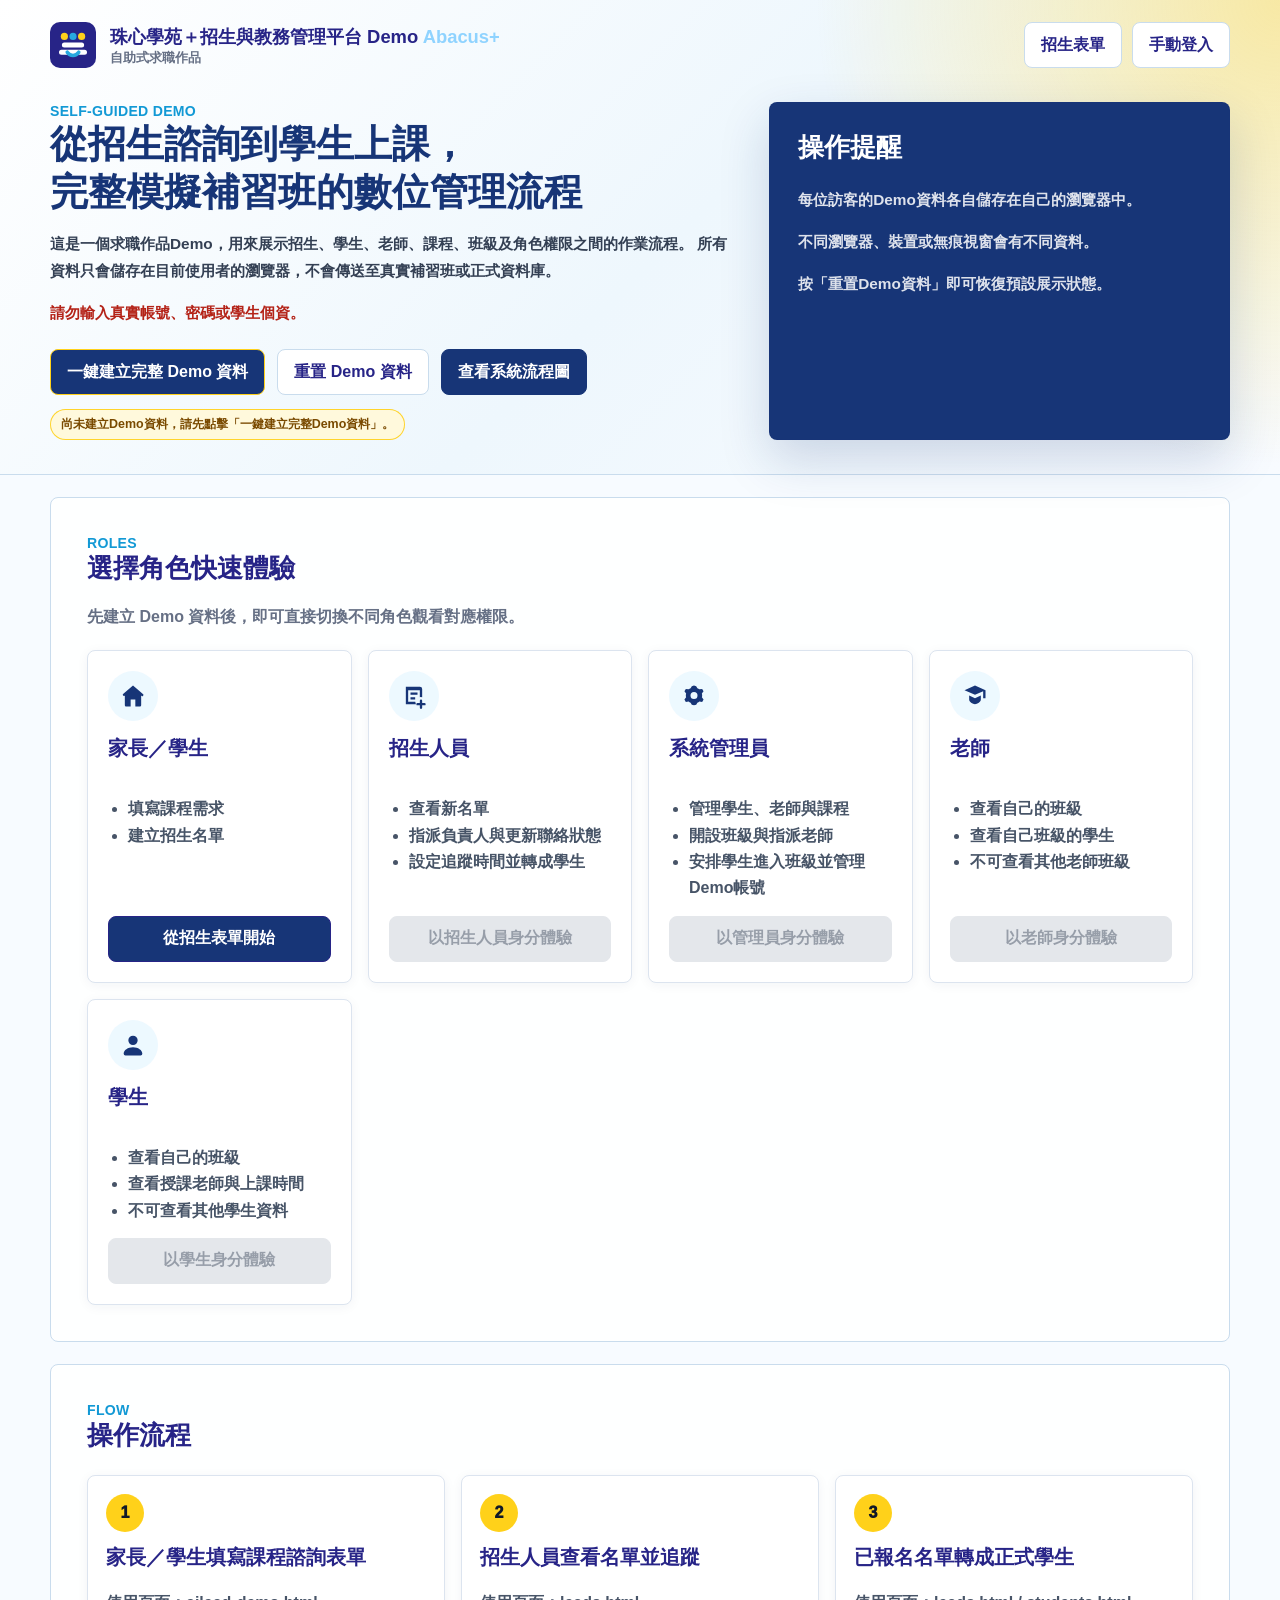
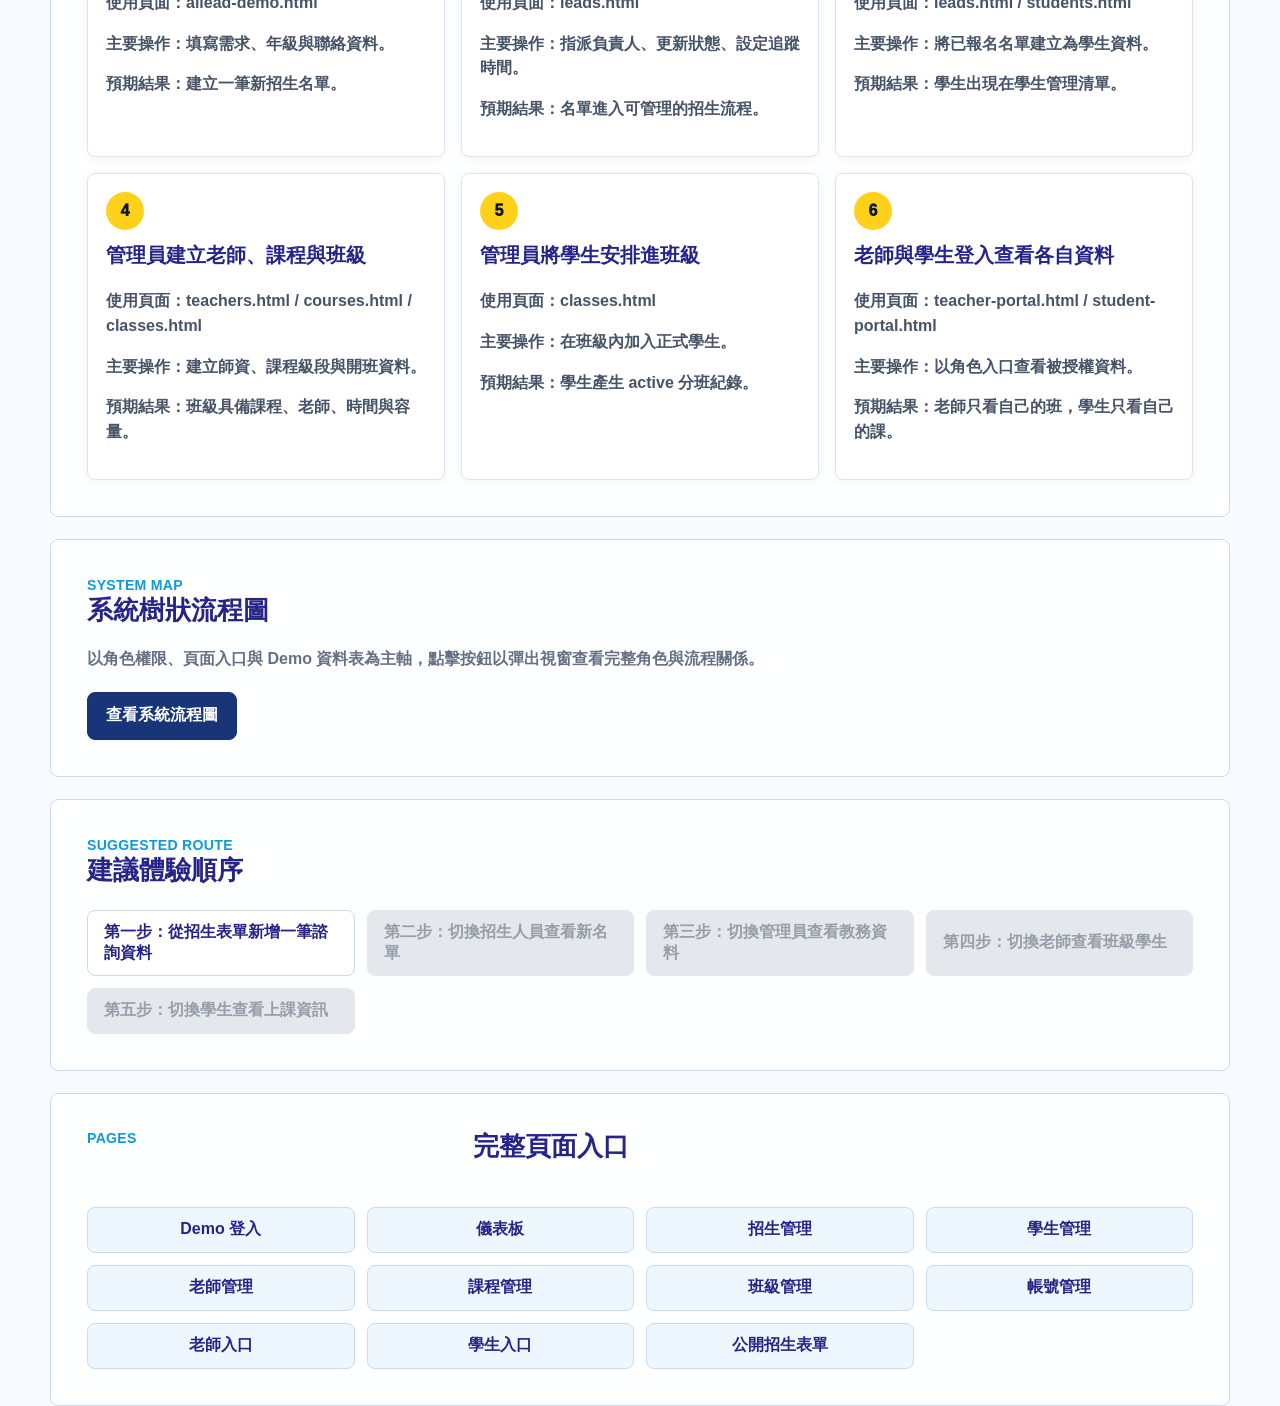
<file: index.html>
<!DOCTYPE html>
<html lang="zh-Hant">
<head>
  <meta charset="UTF-8">
  <meta name="viewport" content="width=device-width, initial-scale=1.0">
  <title>珠心學苑＋招生與教務管理平台 Demo</title>
  <meta name="description" content="自助式求職 Demo，完整展示補習班從招生諮詢、學生管理、老師課程班級到角色權限入口的操作流程。">
  <link rel="icon" href="assets/favicon.svg" type="image/svg+xml">
  <link rel="stylesheet" href="css/design-tokens.css">
  <link rel="stylesheet" href="css/components.css">
  <link rel="stylesheet" href="css/demo-start.css?v=20260724-flow-images">
</head>
<body>
  <header class="demo-hero">
    <nav class="demo-nav" aria-label="Demo 導覽">
      <a class="demo-brand" href="index.html">
        <img src="assets/favicon.svg" alt="" aria-hidden="true">
        <span><strong>珠心學苑＋招生與教務管理平台 Demo</strong><small>自助式求職作品</small></span>
      </a>
      <div class="demo-nav-actions">
        <a href="ailead-demo.html">招生表單</a>
        <a href="login.html">手動登入</a>
      </div>
    </nav>

    <section class="hero-grid">
      <div>
        <span class="eyebrow">SELF-GUIDED DEMO</span>
        <h1>從招生諮詢到學生上課，<br>完整模擬補習班的數位管理流程</h1>
        <p>
          這是一個求職作品Demo，用來展示招生、學生、老師、課程、班級及角色權限之間的作業流程。
          所有資料只會儲存在目前使用者的瀏覽器，不會傳送至真實補習班或正式資料庫。
        </p>
        <p class="warning">請勿輸入真實帳號、密碼或學生個資。</p>
        <div class="hero-actions">
          <button class="primary-button" id="seedButton" type="button">一鍵建立完整 Demo 資料</button>
          <button class="secondary-button" id="resetButton" type="button">重置 Demo 資料</button>
          <button class="flow-map-button" type="button" data-flow-open>查看系統流程圖</button>
        </div>
        <div class="status-box" id="demoStatus" aria-live="polite"></div>
      </div>
      <aside class="hero-panel" aria-label="操作提醒">
        <h2>操作提醒</h2>
        <p>每位訪客的Demo資料各自儲存在自己的瀏覽器中。</p>
        <p>不同瀏覽器、裝置或無痕視窗會有不同資料。</p>
        <p>按「重置Demo資料」即可恢復預設展示狀態。</p>
      </aside>
    </section>
  </header>

  <main>
    <section class="section">
      <div class="section-heading">
        <span class="eyebrow">ROLES</span>
        <h2>選擇角色快速體驗</h2>
        <p>先建立 Demo 資料後，即可直接切換不同角色觀看對應權限。</p>
      </div>
      <div class="role-grid" id="roleCards">
        <article class="role-card">
          <h3>家長／學生</h3>
          <ul>
            <li>填寫課程需求</li>
            <li>建立招生名單</li>
          </ul>
          <a class="card-button" href="ailead-demo.html">從招生表單開始</a>
        </article>
        <article class="role-card">
          <h3>招生人員</h3>
          <ul>
            <li>查看新名單</li>
            <li>指派負責人與更新聯絡狀態</li>
            <li>設定追蹤時間並轉成學生</li>
          </ul>
          <button class="card-button" type="button" data-role-login="admissions">以招生人員身分體驗</button>
        </article>
        <article class="role-card">
          <h3>系統管理員</h3>
          <ul>
            <li>管理學生、老師與課程</li>
            <li>開設班級與指派老師</li>
            <li>安排學生進入班級並管理Demo帳號</li>
          </ul>
          <button class="card-button" type="button" data-role-login="admin">以管理員身分體驗</button>
        </article>
        <article class="role-card">
          <h3>老師</h3>
          <ul>
            <li>查看自己的班級</li>
            <li>查看自己班級的學生</li>
            <li>不可查看其他老師班級</li>
          </ul>
          <button class="card-button" type="button" data-role-login="teacher">以老師身分體驗</button>
        </article>
        <article class="role-card">
          <h3>學生</h3>
          <ul>
            <li>查看自己的班級</li>
            <li>查看授課老師與上課時間</li>
            <li>不可查看其他學生資料</li>
          </ul>
          <button class="card-button" type="button" data-role-login="student">以學生身分體驗</button>
        </article>
      </div>
      <p class="inline-message" id="roleMessage" aria-live="polite"></p>
    </section>

    <section class="section">
      <div class="section-heading">
        <span class="eyebrow">FLOW</span>
        <h2>操作流程</h2>
      </div>
      <div class="flow-list">
        <article>
          <span>1</span>
          <h3>家長／學生填寫課程諮詢表單</h3>
          <p><strong>使用頁面：</strong>ailead-demo.html</p>
          <p><strong>主要操作：</strong>填寫需求、年級與聯絡資料。</p>
          <p><strong>預期結果：</strong>建立一筆新招生名單。</p>
        </article>
        <article>
          <span>2</span>
          <h3>招生人員查看名單並追蹤</h3>
          <p><strong>使用頁面：</strong>leads.html</p>
          <p><strong>主要操作：</strong>指派負責人、更新狀態、設定追蹤時間。</p>
          <p><strong>預期結果：</strong>名單進入可管理的招生流程。</p>
        </article>
        <article>
          <span>3</span>
          <h3>已報名名單轉成正式學生</h3>
          <p><strong>使用頁面：</strong>leads.html / students.html</p>
          <p><strong>主要操作：</strong>將已報名名單建立為學生資料。</p>
          <p><strong>預期結果：</strong>學生出現在學生管理清單。</p>
        </article>
        <article>
          <span>4</span>
          <h3>管理員建立老師、課程與班級</h3>
          <p><strong>使用頁面：</strong>teachers.html / courses.html / classes.html</p>
          <p><strong>主要操作：</strong>建立師資、課程級段與開班資料。</p>
          <p><strong>預期結果：</strong>班級具備課程、老師、時間與容量。</p>
        </article>
        <article>
          <span>5</span>
          <h3>管理員將學生安排進班級</h3>
          <p><strong>使用頁面：</strong>classes.html</p>
          <p><strong>主要操作：</strong>在班級內加入正式學生。</p>
          <p><strong>預期結果：</strong>學生產生 active 分班紀錄。</p>
        </article>
        <article>
          <span>6</span>
          <h3>老師與學生登入查看各自資料</h3>
          <p><strong>使用頁面：</strong>teacher-portal.html / student-portal.html</p>
          <p><strong>主要操作：</strong>以角色入口查看被授權資料。</p>
          <p><strong>預期結果：</strong>老師只看自己的班，學生只看自己的課。</p>
        </article>
      </div>
    </section>

    <section class="section system-flow-section">
      <div class="section-heading">
        <span class="eyebrow">SYSTEM MAP</span>
        <h2>系統樹狀流程圖</h2>
        <p>以角色權限、頁面入口與 Demo 資料表為主軸，點擊按鈕以彈出視窗查看完整角色與流程關係。</p>
      </div>

      <button class="flow-map-button" type="button" data-flow-open>查看系統流程圖</button>

      <dialog class="flow-map-dialog" id="flowMapDialog" aria-labelledby="flowMapDialogTitle">
        <div class="flow-map-modal">
          <div class="flow-map-modal-header">
            <div>
              <span class="eyebrow">SYSTEM MAP</span>
              <h2 id="flowMapDialogTitle">系統樹狀流程圖</h2>
            </div>
            <button class="flow-map-close" type="button" data-flow-close aria-label="關閉流程圖">×</button>
          </div>

          <div class="flow-image-viewer" data-flow-viewer>
            <figure class="flow-image-slide is-active" data-flow-slide>
              <img src="assets/images/system-flow%20(1).png" alt="系統樹狀流程圖 1">
            </figure>
            <figure class="flow-image-slide" data-flow-slide>
              <img src="assets/images/system-flow%20(2).png" alt="系統樹狀流程圖 2">
            </figure>
            <figure class="flow-image-slide" data-flow-slide>
              <img src="assets/images/system-flow%20(3).png" alt="系統樹狀流程圖 3">
            </figure>
            <div class="flow-image-controls" aria-label="流程圖切換">
              <button type="button" data-flow-prev>上一張</button>
              <span data-flow-counter>1 / 3</span>
              <button type="button" data-flow-next>下一張</button>
            </div>
          </div>
        </div>
      </dialog>

    </section>

    <section class="section">
      <div class="section-heading">
        <span class="eyebrow">SUGGESTED ROUTE</span>
        <h2>建議體驗順序</h2>
      </div>
      <div class="route-grid">
        <a href="ailead-demo.html">第一步：從招生表單新增一筆諮詢資料</a>
        <button type="button" data-role-login="admissions">第二步：切換招生人員查看新名單</button>
        <button type="button" data-role-login="admin">第三步：切換管理員查看教務資料</button>
        <button type="button" data-role-login="teacher">第四步：切換老師查看班級學生</button>
        <button type="button" data-role-login="student">第五步：切換學生查看上課資訊</button>
      </div>
    </section>

    <section class="section page-links">
      <div class="section-heading">
        <span class="eyebrow">PAGES</span>
        <h2>完整頁面入口</h2>
      </div>
      <div>
        <a href="login.html">Demo 登入</a>
        <a href="dashboard.html">儀表板</a>
        <a href="leads.html">招生管理</a>
        <a href="students.html">學生管理</a>
        <a href="teachers.html">老師管理</a>
        <a href="courses.html">課程管理</a>
        <a href="classes.html">班級管理</a>
        <a href="accounts.html">帳號管理</a>
        <a href="teacher-portal.html">老師入口</a>
        <a href="student-portal.html">學生入口</a>
        <a href="ailead-demo.html">公開招生表單</a>
      </div>
    </section>
  </main>

  <script src="js/auth.js"></script>
  <script src="js/academic-data.js?v=20260724-academic-data"></script>
  <script src="js/demo-start.js?v=20260724-flow-images"></script>
</body>
</html>
</file>
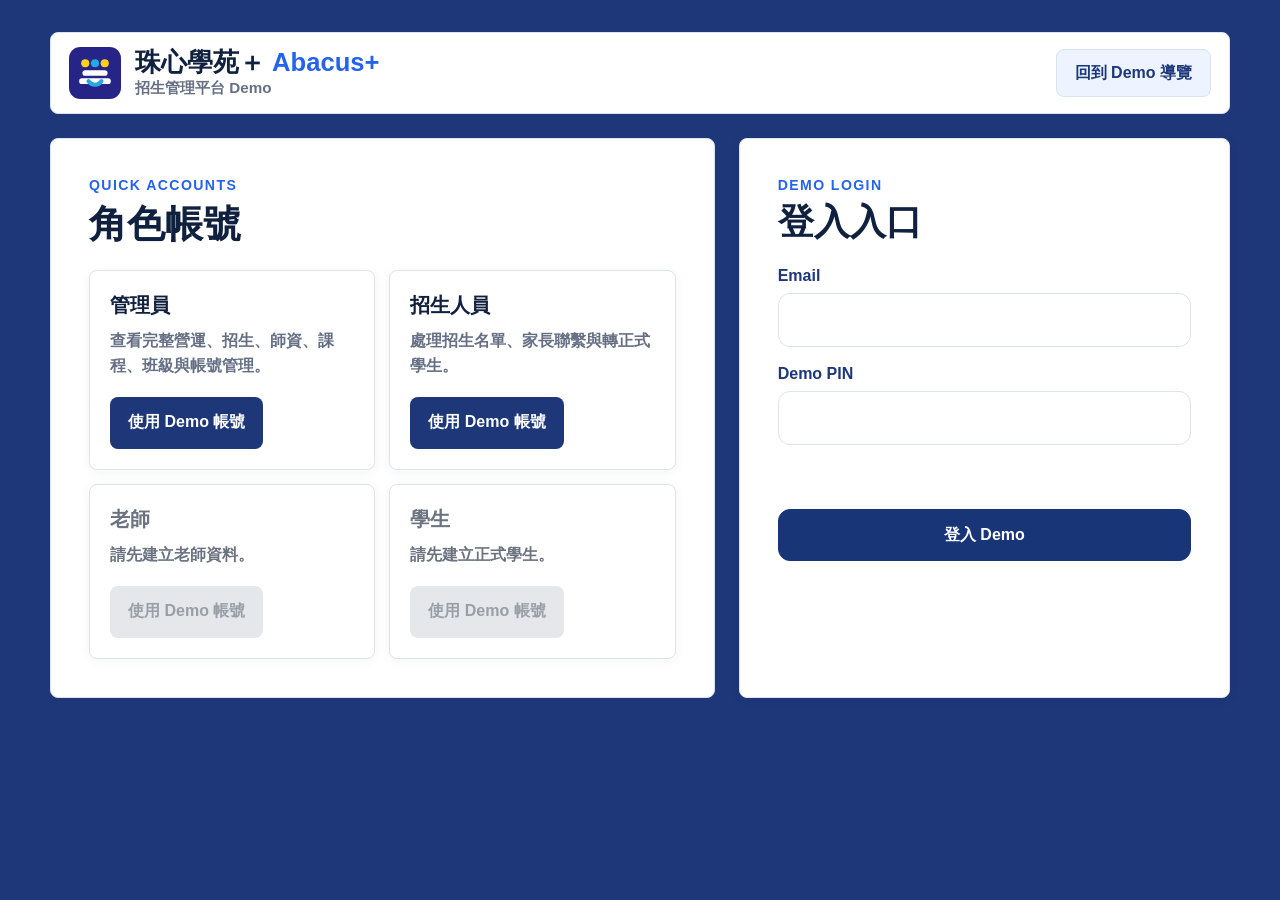
<file: accounts.html>
<!DOCTYPE html>
<html lang="zh-Hant">
<head>
  <meta charset="UTF-8">
  <meta name="viewport" content="width=device-width, initial-scale=1.0">
  <title>珠心學苑＋帳號權限 Demo</title>
  <link rel="icon" href="assets/favicon.svg" type="image/svg+xml">
  <link rel="stylesheet" href="css/admin.css?v=20260724-sidebar-fix">
  <link rel="stylesheet" href="css/design-tokens.css">
  <link rel="stylesheet" href="css/layout.css?v=20260724-sidebar-fix">
  <link rel="stylesheet" href="css/components.css">
  <link rel="stylesheet" href="css/admin-theme.css?v=20260724-sidebar-fix">
</head>
<body>
  <div class="admin-shell">
    <aside class="sidebar" id="sidebar">
      <a class="sidebar-brand" href="accounts.html"><strong>珠心學苑＋</strong><span>帳號權限 Demo</span></a>
      <nav class="sidebar-nav" aria-label="帳號權限選單"></nav>
    </aside>
    <main class="admin-main">
      <header class="admin-topbar">
        <button class="menu-toggle" id="menuToggle" type="button" aria-label="開啟選單" aria-expanded="false">☰</button>
        <div>
          <span class="eyebrow">ACCOUNTS</span>
          <h1>帳號權限管理</h1>
          <p>管理本機 Demo 帳號、角色與老師/學生連結。</p>
        </div>
      </header>
      <section class="toolbar">
        <input id="searchInput" type="search" placeholder="搜尋姓名、Email">
        <select id="roleFilter"><option value="">全部角色</option><option value="admin">管理員</option><option value="admissions">招生人員</option><option value="teacher">老師</option><option value="student">學生</option></select>
        <button class="btn-secondary" id="refreshDemo" type="button">刷新 Demo 連結</button>
      </section>
      <section class="panel">
        <div class="panel-heading">
          <div><span class="eyebrow">CREATE</span><h2>新增帳號</h2></div>
        </div>
        <form class="compact-form" id="accountForm">
          <label>顯示名稱<input id="displayName" required></label>
          <label>Email<input id="accountEmail" type="email" required></label>
          <label>角色<select id="accountRole"><option value="admissions">招生人員</option><option value="teacher">老師</option><option value="student">學生</option></select></label>
          <label>Demo PIN<input id="accountPin" inputmode="numeric" required></label>
          <label id="linkField">連結對象<select id="linkedId"></select></label>
          <button class="btn-primary" type="submit">建立帳號</button>
        </form>
      </section>
      <section class="panel">
        <div class="panel-heading"><div><span class="eyebrow">USERS</span><h2>帳號清單</h2></div></div>
        <div class="responsive-table">
          <table><thead><tr><th>姓名</th><th>Email</th><th>角色</th><th>狀態</th><th>連結</th><th>操作</th></tr></thead><tbody id="tableBody"></tbody></table>
        </div>
      </section>
      <p class="toast" id="liveMessage" aria-live="polite"></p>
      <section class="demo-note">
        本系統為求職作品Demo。資料、登入狀態與權限判斷皆存在目前瀏覽器中，不代表正式系統安全性。請勿輸入真實帳號、密碼或學生個資。
      </section>
    </main>
  </div>
  <script src="js/auth.js"></script>
  <script src="js/academic-data.js?v=20260724-academic-data"></script>
  <script src="js/accounts.js"></script>
</body>
</html>
</file>
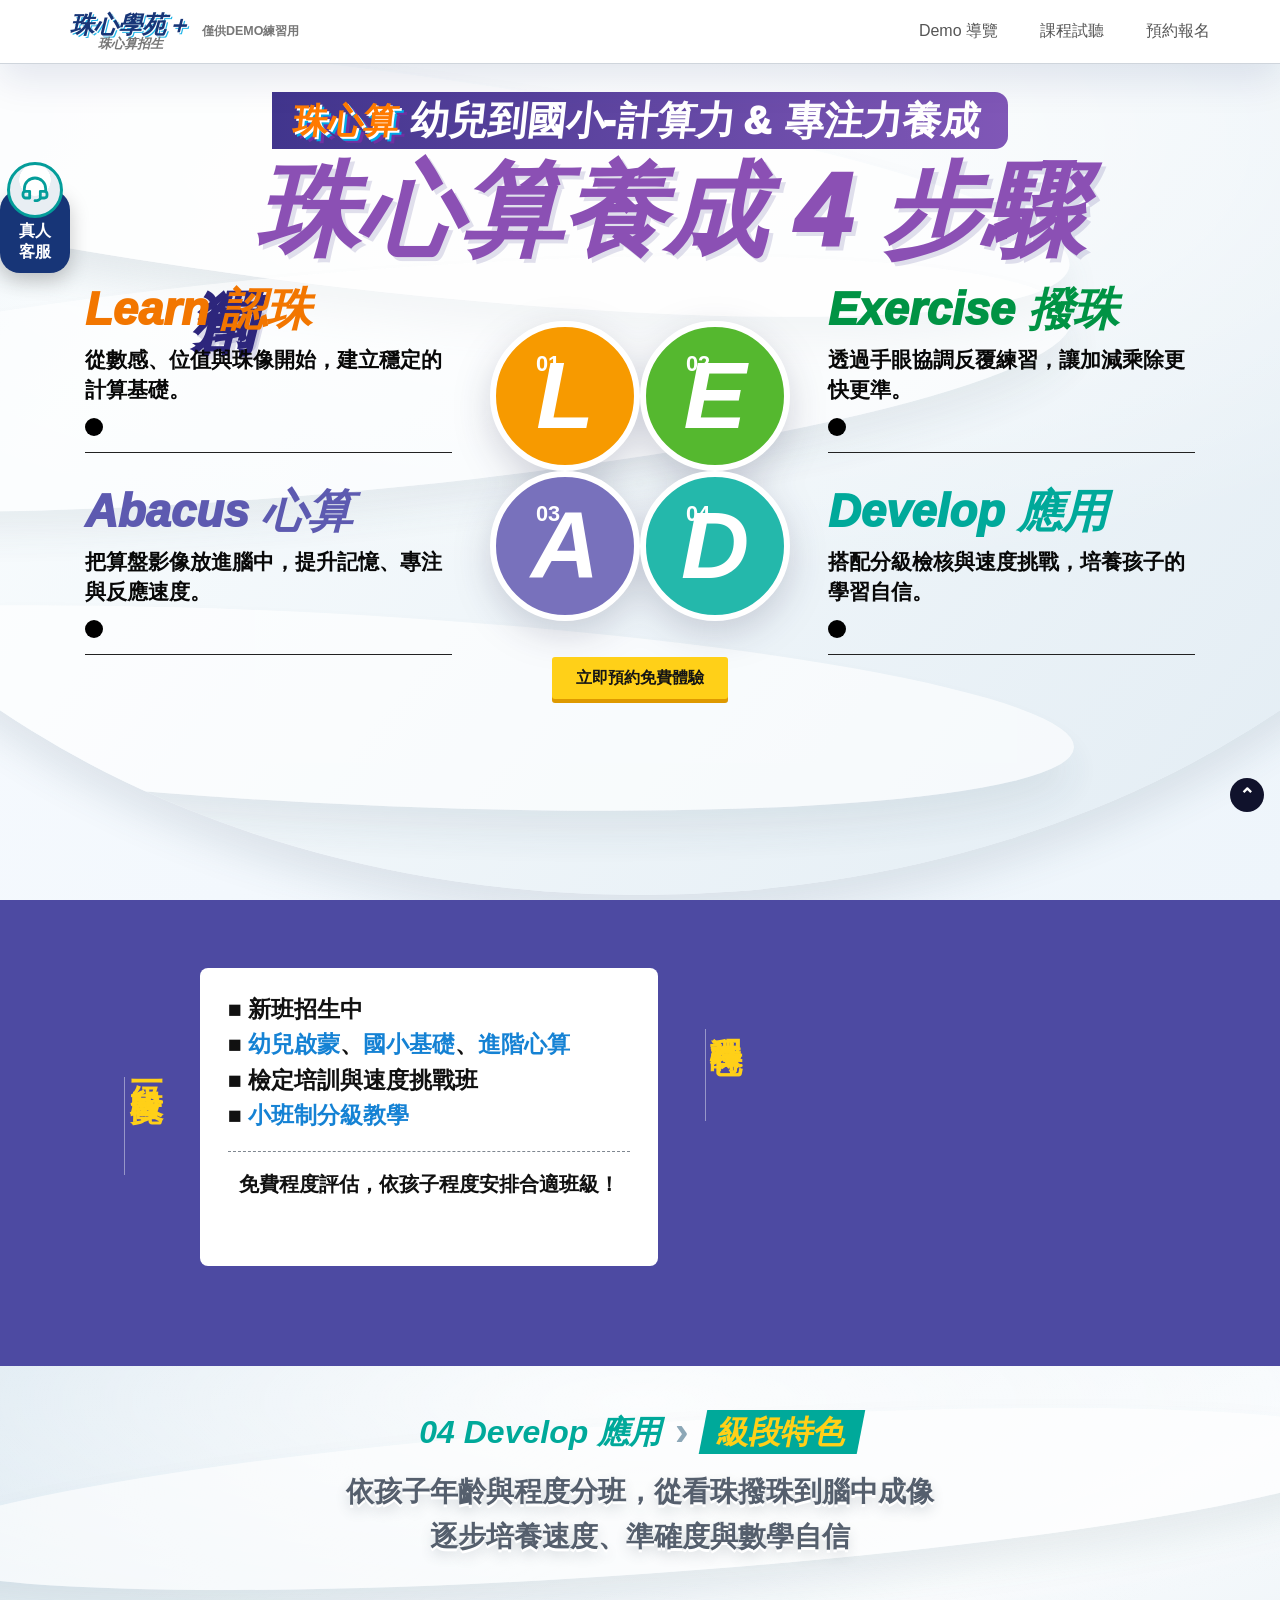
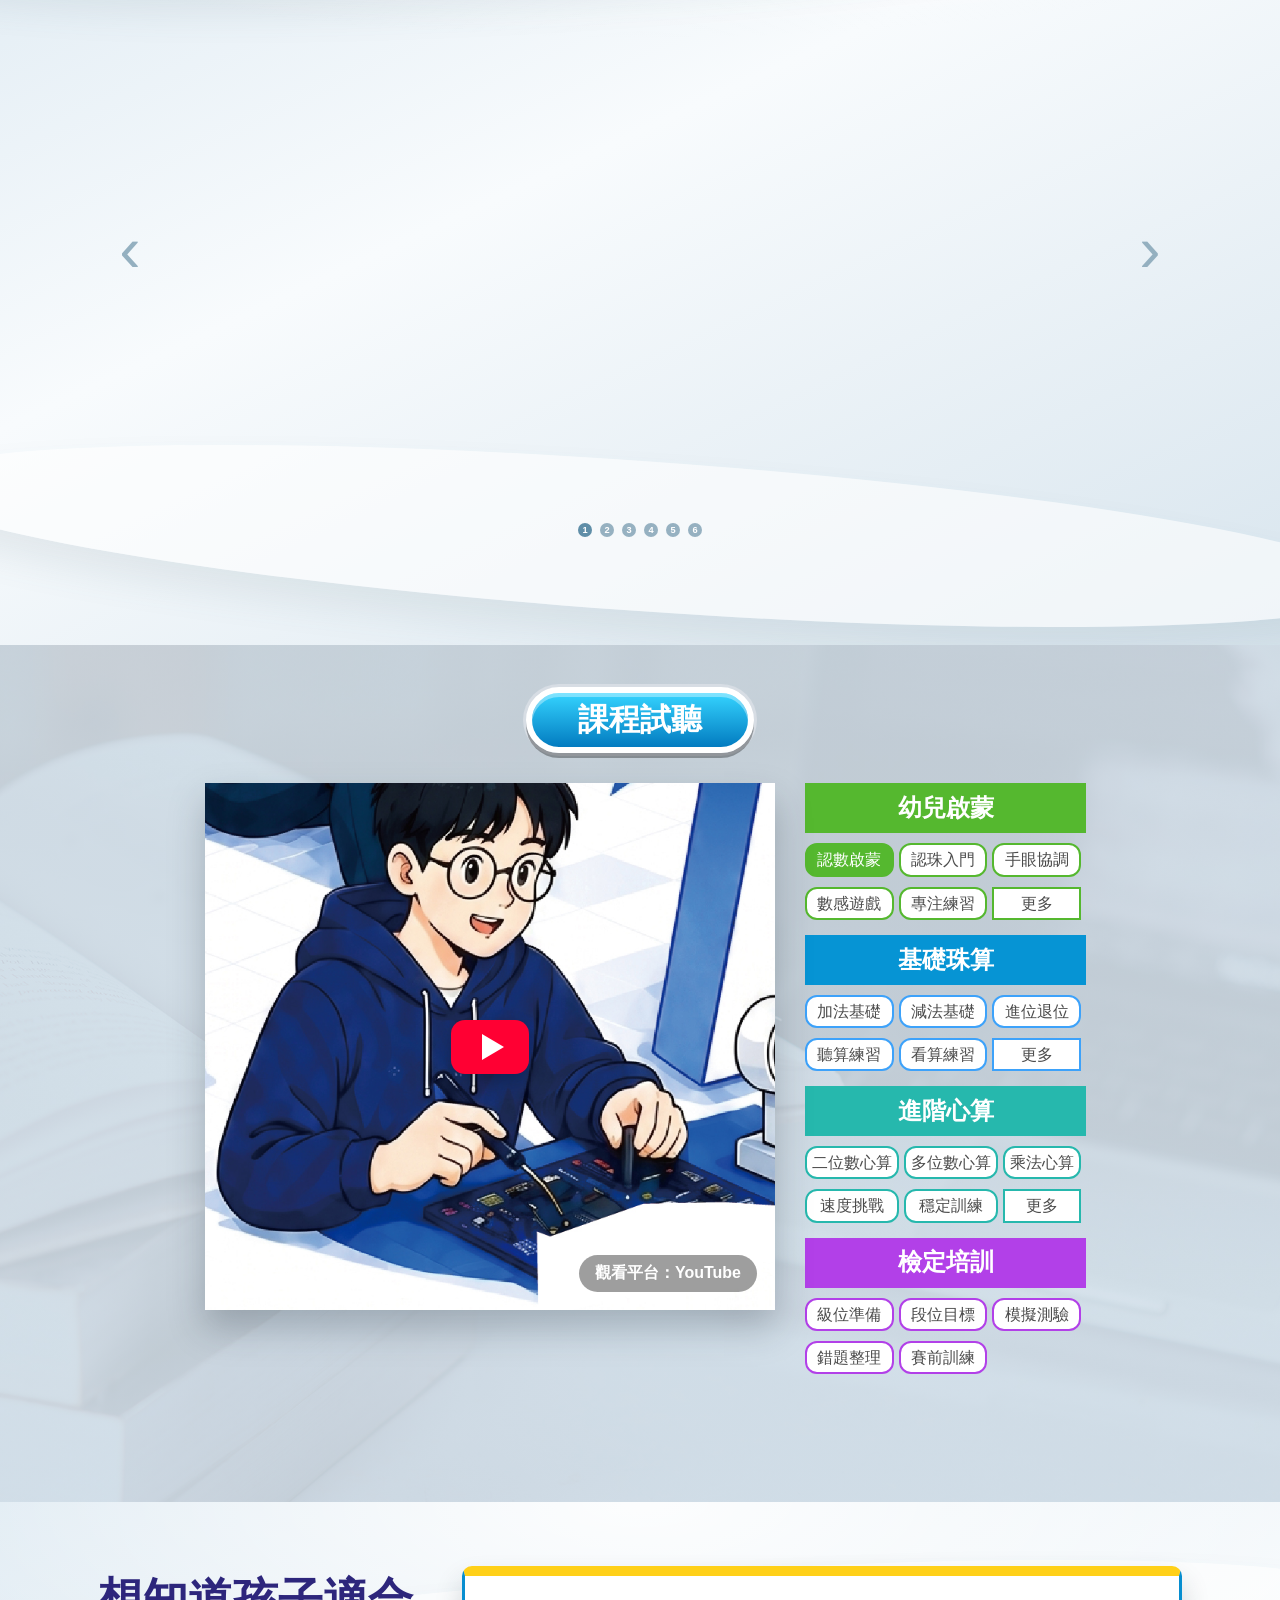
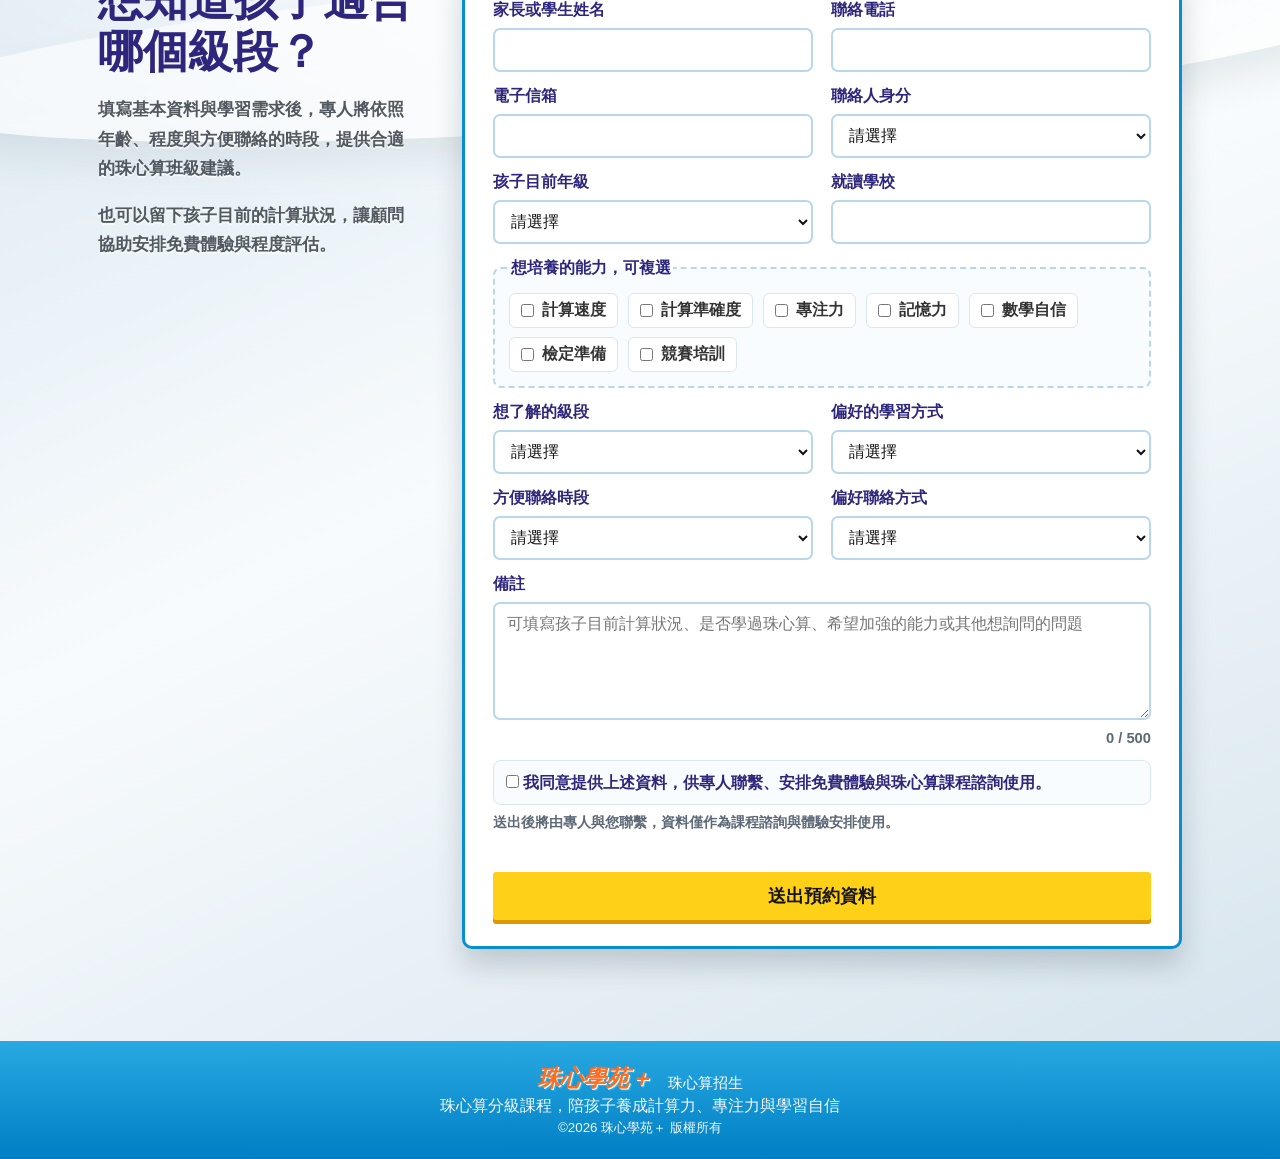
<file: ailead-demo.html>
<!DOCTYPE html>
<html lang="zh-Hant">
<head>
  <meta charset="UTF-8">
  <meta name="viewport" content="width=device-width, initial-scale=1.0">
  <title>珠心算養成 4 步驟 | 珠心學苑＋</title>
  <meta name="description" content="珠心學苑＋，珠心算招生課程透過認珠、撥珠、心算、應用四步驟，培養孩子計算力、專注力、記憶力與學習自信。">
  <link rel="icon" href="assets/favicon.svg" type="image/svg+xml">
  <link rel="stylesheet" href="css/design-tokens.css">
  <link rel="stylesheet" href="css/ailead-demo.css?v=20260723-demo-note">
  <link rel="stylesheet" href="css/front-theme.css">
</head>
<body>
  <nav class="topbar" id="top" aria-label="主要導覽">
    <div class="brand-wrap">
      <a class="brand" href="#top" aria-label="珠心學苑＋首頁">
        <span class="brand-mark">珠心學苑＋</span>
        <small>珠心算招生</small>
      </a>
      <span class="demo-note">僅供DEMO練習用</span>
    </div>
    <div class="nav-links">
      <a href="index.html">Demo 導覽</a>
      <a href="#trial">課程試聽</a>
      <a href="#consult">預約報名</a>
    </div>
  </nav>

  <aside class="floating-service" aria-label="真人客服" data-aos="fade-right" data-aos-delay="450">
    <div class="avatar" aria-hidden="true">
      <svg class="service-icon" viewBox="0 0 24 24" focusable="false">
        <path d="M4 13v-2a8 8 0 0 1 16 0v2" />
        <path d="M5 13h3v5H5a2 2 0 0 1-2-2v-1a2 2 0 0 1 2-2Z" />
        <path d="M19 13h-3v5h3a2 2 0 0 0 2-2v-1a2 2 0 0 0-2-2Z" />
        <path d="M16 18c0 1.1-1.8 2-4 2" />
      </svg>
    </div>
    <span>真人<br>客服</span>
  </aside>

  <header class="hero-stage" aria-labelledby="heroTitle">
    <div class="hero-bg" aria-hidden="true">
      <span class="wave wave-a"></span>
      <span class="wave wave-b"></span>
      <span class="wave wave-c"></span>
    </div>

    <div class="hero-inner">
      <p class="hero-kicker" data-aos="zoom-in">
        <span class="ai-logo">珠心算</span>
        <span>幼兒到國小-計算力 &amp; 專注力養成</span>
      </p>

      <h1 id="heroTitle" data-aos="fade-up" data-aos-delay="130">
        <span>獨創</span>珠心算養成 4 步驟
      </h1>

      <section class="lead-wrap" aria-label="珠心算學習四步驟">
        <article class="lead-card learn" data-aos="zoom-in-right" data-aos-delay="260">
          <h2><span>Learn</span> 認珠</h2>
          <p>從數感、位值與珠像開始，建立穩定的計算基礎。</p>
        </article>

        <article class="lead-card exam" data-aos="zoom-in-left" data-aos-delay="320">
          <h2><span>Exercise</span> 撥珠</h2>
          <p>透過手眼協調反覆練習，讓加減乘除更快更準。</p>
        </article>

        <div class="lead-core" aria-hidden="true" data-aos="zoom-in-up" data-aos-delay="210">
          <div><b>01</b><strong>L</strong></div>
          <div><b>02</b><strong>E</strong></div>
          <div><b>03</b><strong>A</strong></div>
          <div><b>04</b><strong>D</strong></div>
        </div>

        <article class="lead-card ask" data-aos="zoom-in-right" data-aos-delay="380">
          <h2><span>Abacus</span> 心算</h2>
          <p>把算盤影像放進腦中，提升記憶、專注與反應速度。</p>
        </article>

        <article class="lead-card diagnosis" data-aos="zoom-in-left" data-aos-delay="440">
          <h2><span>Develop</span> 應用</h2>
          <p>搭配分級檢核與速度挑戰，培養孩子的學習自信。</p>
        </article>
      </section>

      <a class="primary-btn hero-btn" href="#consult" data-aos="zoom-out" data-aos-delay="540">立即預約免費體驗</a>
    </div>
  </header>

  <main>
    <section class="course-band" id="courses" aria-labelledby="coursesTitle">
      <div class="course-inner">
        <h2 id="coursesTitle">級段一覽</h2>
        <article class="course-card">
          <div class="checklist">
            <p><b>新班招生中</b></p>
            <p><span>幼兒啟蒙</span>、<span>國小基礎</span>、<span>進階心算</span></p>
            <p>檢定培訓與速度挑戰班</p>
            <p><span>小班制分級教學</span></p>
          </div>
          <p class="price">免費程度評估，依孩子程度安排合適班級！</p>
          <a class="buy-btn" href="#consult">預約報名</a>
        </article>
        <div class="product-list">
          <h3>課程特色</h3>
          <div class="product-items">
            <p><b>數感啟蒙</b> 從認數、位值與珠像建立數學概念。</p>
            <p><b>左右腦訓練</b> 手撥算盤搭配心像練習，強化記憶。</p>
            <p><b>專注養成</b> 聽題、看題、限時作答訓練穩定度。</p>
            <p><b>分級教材</b> 依程度循序進階，不跳級也不原地踏步。</p>
            <p><b>檢定目標</b> 搭配段級檢核，讓孩子看見進步成果。</p>
            <p><b>學習回饋</b> 定期回報速度、正確率與課堂表現。</p>
          </div>
        </div>
      </div>
    </section>
    <section class="subject-section feature-section" id="subjects" aria-labelledby="subjectsTitle">
      <div class="feature-heading" data-aos="fade-up">
        <p class="feature-label" id="subjectsTitle"><b>04 Develop 應用</b><span>›</span><em>級段特色</em></p>
        <h2>依孩子年齡與程度分班，從看珠撥珠到腦中成像<br>逐步培養速度、準確度與數學自信</h2>
      </div>
      <div class="subject-carousel" aria-roledescription="carousel" aria-label="珠心算級段特色展示">
        <button class="carousel-arrow prev" type="button" aria-label="上一張">‹</button>
        <div class="subject-stage">
          <article class="subject-slide is-active" data-title="04 Develop 應用" data-tag="級段檢核" data-copy="每個級段都有明確練習目標與檢核標準|讓家長看得見速度、正確率與專注力進步">
            <img src="cover/s2_06.png" alt="珠心算級段檢核與學習進度展示">
          </article>
          <article class="subject-slide" hidden data-title="01 Learn 認珠" data-tag="幼兒啟蒙" data-copy="用遊戲化教具認識數字、位值與珠像|適合初學孩子建立對數字的親近感">
            <img src="cover/s2_001.png" alt="珠心算幼兒啟蒙與認珠課程">
          </article>
          <article class="subject-slide" hidden data-title="01 Learn 認珠" data-tag="基礎珠算" data-copy="從加減法、進位退位開始練習|建立孩子穩定且不怕算的基本功">
            <img src="cover/s2_02.png" alt="珠心算基礎珠算與加減法練習">
          </article>
          <article class="subject-slide" hidden data-title="02 Exercise 撥珠" data-tag="進階心算" data-copy="透過聽心算、看心算與限時挑戰|訓練反應速度、短期記憶與專注耐力">
            <img src="cover/s2_03.png" alt="珠心算進階心算與限時練習">
          </article>
          <article class="subject-slide" hidden data-title="03 Abacus 心算" data-tag="檢定培訓" data-copy="依段級目標安排題型、速度與穩定度訓練|讓孩子有方向地累積成就感">
            <img src="cover/s2_05.png" alt="珠心算檢定培訓與分級練習">
          </article>
          <article class="subject-slide" hidden data-title="04 Develop 應用" data-tag="數學銜接" data-copy="把珠心算能力帶回學校數學與生活計算|提升孩子面對題目的速度與信心">
            <img src="cover/s2_04.png" alt="珠心算數學銜接與生活應用">
          </article>
        </div>
        <button class="carousel-arrow next" type="button" aria-label="下一張">›</button>
        <div class="carousel-dots" aria-label="切換功能展示"></div>
      </div>
    </section>

    <section class="trial-section" id="trial" aria-labelledby="trialTitle">
      <h2 id="trialTitle" class="pill-title">課程試聽</h2>
      <div class="trial-grid">
        <a class="youtube-panel" href="#trial" aria-label="查看 Demo 珠心算啟蒙課程試聽素材">
          <img src="assets/images/poster-boy-board.png" alt="珠心算啟蒙課程試聽 Demo 圖片預覽">
          <span class="youtube-play" aria-hidden="true"></span>
          <span class="youtube-watch">觀看平台：<b>YouTube</b></span>
        </a>
        <div class="subject-tables" aria-label="珠心算級段影片切換">
          <section class="grade green">
            <h3>幼兒啟蒙</h3>
            <div>
              <button type="button" data-video="J-YMy16tugU" data-title="認數啟蒙">認數啟蒙</button>
              <button type="button" data-video="wI06IoWLCIU" data-title="認珠入門">認珠入門</button>
              <button type="button" data-video="xSpfPXrrS7M" data-title="手眼協調">手眼協調</button>
              <button type="button" data-video="oE2-oW-kR-4" data-title="數感遊戲">數感遊戲</button>
              <button type="button" data-video="GYz3jCUq0pg" data-title="專注練習">專注練習</button>
              <a href="#trial">更多</a>
            </div>
          </section>
          <section class="grade blue">
            <h3>基礎珠算</h3>
            <div>
              <button type="button" data-video="W4CMEBJ13WQ" data-title="加法基礎">加法基礎</button>
              <button type="button" data-video="rzKZsuySNhE" data-title="減法基礎">減法基礎</button>
              <button type="button" data-video="v_PAuYdyY6g" data-title="進位退位">進位退位</button>
              <button type="button" data-video="cLR-mD8FSAY" data-title="聽算練習">聽算練習</button>
              <button type="button" data-video="5ezOhGNeuyc" data-title="看算練習">看算練習</button>
              <a href="#trial">更多</a>
            </div>
          </section>
          <section class="grade teal">
            <h3>進階心算</h3>
            <div>
              <button type="button" data-video="yxbTkNlH7yI" data-title="二位數心算">二位數心算</button>
              <button type="button" data-video="gRgZZF6pBwo" data-title="多位數心算">多位數心算</button>
              <button type="button" data-video="-C3luSHOSEQ" data-title="乘法心算">乘法心算</button>
              <button type="button" data-video="2KbAK1We27A" data-title="速度挑戰">速度挑戰</button>
              <button type="button" data-video="qEaSLFKSwuk" data-title="穩定訓練">穩定訓練</button>
              <a href="#trial">更多</a>
            </div>
          </section>
          <section class="grade purple">
            <h3>檢定培訓</h3>
            <div>
              <button type="button" data-video="b1-kslC5l8c" data-title="級位準備">級位準備</button>
              <button type="button" data-video="SyuIYg3B34g" data-title="段位目標">段位目標</button>
              <button type="button" data-video="NHMS7nRHowY" data-title="模擬測驗">模擬測驗</button>
              <button type="button" data-video="LdG2-X-wjzg" data-title="錯題整理">錯題整理</button>
              <button type="button" data-video="5fWepTmS9ks" data-title="賽前訓練">賽前訓練</button>
            </div>
          </section>
        </div>
      </div>
    </section>
    <section class="register-section" id="consult" aria-labelledby="consultTitle">
      <div class="register-grid">
        <div class="register-copy" data-aos="fade-right">
          <h2 id="consultTitle">想知道孩子適合哪個級段？</h2>
          <p>填寫基本資料與學習需求後，專人將依照年齡、程度與方便聯絡的時段，提供合適的珠心算班級建議。</p>
          <p>也可以留下孩子目前的計算狀況，讓顧問協助安排免費體驗與程度評估。</p>
        </div>

        <form class="lead-form" id="aileadLeadForm" novalidate data-aos="fade-up">
          <div class="form-row">
            <div class="field-control">
              <label for="aileadContactName">家長或學生姓名</label>
              <input id="aileadContactName" name="contact_name" type="text" autocomplete="name" required>
            </div>
            <div class="field-control">
              <label for="aileadPhone">聯絡電話</label>
              <input id="aileadPhone" name="phone" type="tel" autocomplete="tel" required>
            </div>
          </div>

          <div class="form-row">
            <div class="field-control">
              <label for="aileadEmail">電子信箱</label>
              <input id="aileadEmail" name="email" type="email" autocomplete="email">
            </div>
            <div class="field-control">
              <label for="aileadContactRole">聯絡人身分</label>
              <select id="aileadContactRole" name="contact_role" required>
                <option value="">請選擇</option>
                <option value="家長">家長</option>
                <option value="學生">學生</option>
                <option value="其他">其他</option>
              </select>
            </div>
          </div>

          <div class="form-row">
            <div class="field-control">
              <label for="aileadGrade">孩子目前年級</label>
              <select id="aileadGrade" name="grade" required>
                <option value="">請選擇</option>
                <option value="幼兒園中班">幼兒園中班</option>
                <option value="幼兒園大班">幼兒園大班</option>
                <option value="國小一年級">國小一年級</option>
                <option value="國小二年級">國小二年級</option>
                <option value="國小三年級">國小三年級</option>
                <option value="國小四年級">國小四年級</option>
                <option value="國小五年級">國小五年級</option>
                <option value="國小六年級">國小六年級</option>
                <option value="其他">其他</option>
              </select>
            </div>
            <div class="field-control">
              <label for="aileadSchool">就讀學校</label>
              <input id="aileadSchool" name="school" type="text" autocomplete="organization">
            </div>
          </div>

          <fieldset class="checkbox-group">
            <legend>想培養的能力，可複選</legend>
            <label><input type="checkbox" name="subjects" value="計算速度"> 計算速度</label>
            <label><input type="checkbox" name="subjects" value="計算準確度"> 計算準確度</label>
            <label><input type="checkbox" name="subjects" value="專注力"> 專注力</label>
            <label><input type="checkbox" name="subjects" value="記憶力"> 記憶力</label>
            <label><input type="checkbox" name="subjects" value="數學自信"> 數學自信</label>
            <label><input type="checkbox" name="subjects" value="檢定準備"> 檢定準備</label>
            <label><input type="checkbox" name="subjects" value="競賽培訓"> 競賽培訓</label>
          </fieldset>

          <div class="form-row">
            <div class="field-control">
              <label for="aileadProgramInterest">想了解的級段</label>
              <select id="aileadProgramInterest" name="program_interest" required>
                <option value="">請選擇</option>
                <option value="幼兒啟蒙">幼兒啟蒙</option>
                <option value="基礎珠算">基礎珠算</option>
                <option value="進階心算">進階心算</option>
                <option value="檢定培訓">檢定培訓</option>
                <option value="免費體驗">免費體驗</option>
                <option value="需要專人建議">需要專人建議</option>
              </select>
            </div>
            <div class="field-control">
              <label for="aileadLearningMode">偏好的學習方式</label>
              <select id="aileadLearningMode" name="learning_mode" required>
                <option value="">請選擇</option>
                <option value="實體小班">實體小班</option>
                <option value="一對一評估">一對一評估</option>
                <option value="線上加實體搭配">線上加實體搭配</option>
                <option value="需要專人建議">需要專人建議</option>
              </select>
            </div>
          </div>

          <div class="form-row">
            <div class="field-control">
              <label for="aileadContactTime">方便聯絡時段</label>
              <select id="aileadContactTime" name="contact_time" required>
                <option value="">請選擇</option>
                <option value="平日上午">平日上午</option>
                <option value="平日下午">平日下午</option>
                <option value="平日晚上">平日晚上</option>
                <option value="週末">週末</option>
                <option value="皆可">皆可</option>
              </select>
            </div>
            <div class="field-control">
              <label for="aileadPreferredContactMethod">偏好聯絡方式</label>
              <select id="aileadPreferredContactMethod" name="preferred_contact_method" required>
                <option value="">請選擇</option>
                <option value="電話">電話</option>
                <option value="LINE">LINE</option>
                <option value="Email">Email</option>
                <option value="皆可">皆可</option>
              </select>
            </div>
          </div>

          <div class="field-control">
            <label for="aileadNote">備註</label>
            <textarea id="aileadNote" name="note" rows="4" maxlength="500" placeholder="可填寫孩子目前計算狀況、是否學過珠心算、希望加強的能力或其他想詢問的問題"></textarea>
            <div class="char-count" id="aileadNoteCount">0 / 500</div>
          </div>

          <label class="consent" for="aileadPrivacyConsent">
            <input id="aileadPrivacyConsent" name="privacy_consent" type="checkbox" required>
            <span>我同意提供上述資料，供專人聯繫、安排免費體驗與珠心算課程諮詢使用。</span>
          </label>
          <p class="consent-note">送出後將由專人與您聯繫，資料僅作為課程諮詢與體驗安排使用。</p>

          <div class="form-success-card" id="successCard" hidden></div>
          <div class="demo-summary" id="demoSummary" hidden></div>
          <p class="form-error" id="aileadFormError" aria-live="polite"></p>
          <button class="primary-btn form-submit" id="leadSubmitButton" type="submit">送出預約資料</button>
        </form>
      </div>
    </section>
  </main>

  <button class="back-top" type="button" aria-label="回到頁首">⌃</button>

  <footer class="footer">
    <div class="footer-logo">
      <strong>珠心學苑＋</strong>
      <span>珠心算招生</span>
    </div>
    <p>珠心算分級課程，陪孩子養成計算力、專注力與學習自信</p>
    <small>©2026 珠心學苑＋ 版權所有</small>
  </footer>

  <script src="js/main.js?v=20260723-parent-message"></script>
</body>
</html>
</file>
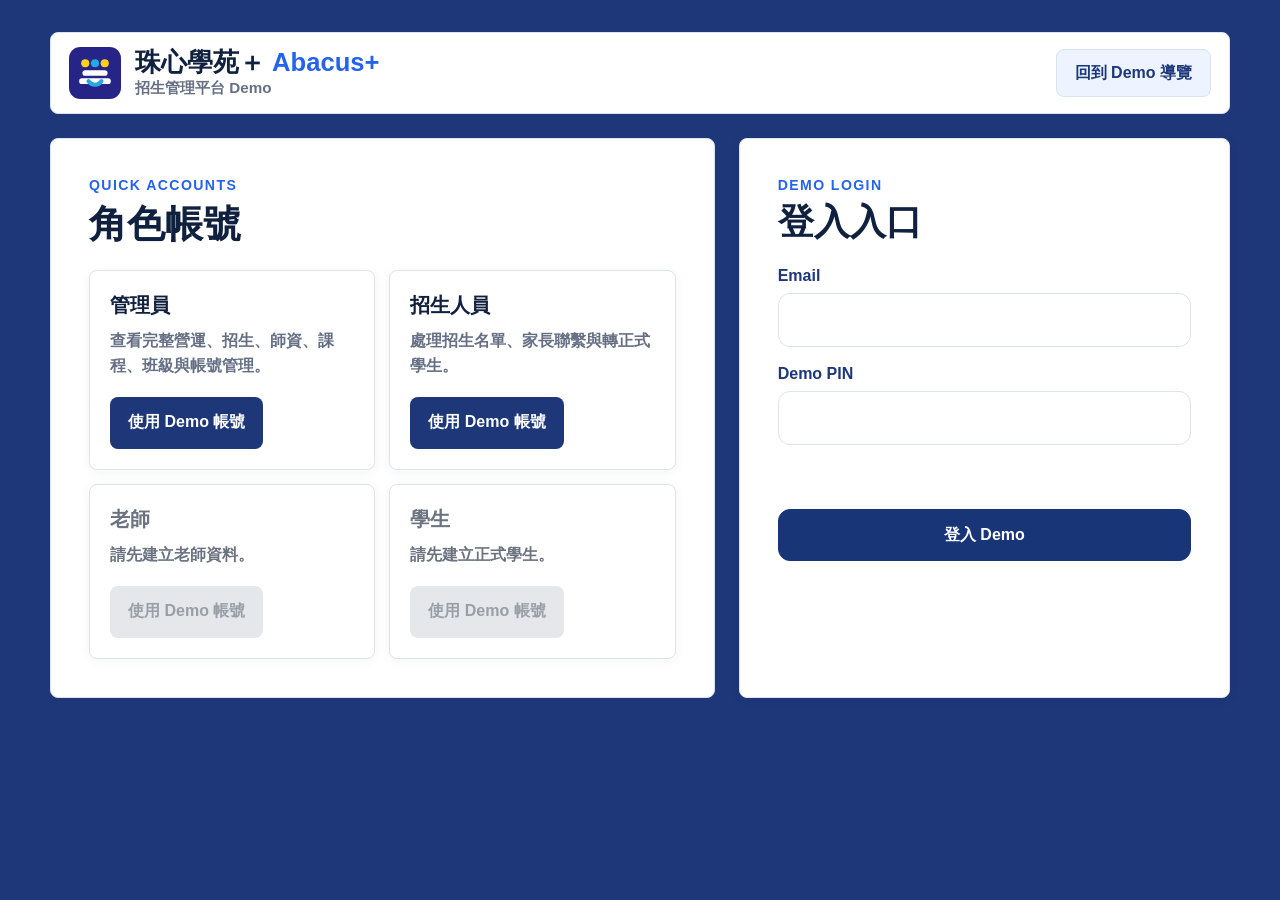
<file: classes.html>
<!DOCTYPE html>
<html lang="zh-Hant">
<head><meta charset="UTF-8"><meta name="viewport" content="width=device-width, initial-scale=1.0"><title>珠心學苑＋班級管理 Demo</title><link rel="icon" href="assets/favicon.svg" type="image/svg+xml"><link rel="stylesheet" href="css/admin.css?v=20260724-sidebar-fix"><link rel="stylesheet" href="css/design-tokens.css"><link rel="stylesheet" href="css/layout.css?v=20260724-sidebar-fix"><link rel="stylesheet" href="css/components.css"><link rel="stylesheet" href="css/admin-theme.css?v=20260724-sidebar-fix"></head>
<body>
  <div class="admin-shell"><aside class="sidebar" id="sidebar"><a class="sidebar-brand" href="classes.html"><strong>珠心學苑＋</strong><span>班級管理 Demo</span></a><nav class="sidebar-nav" aria-label="班級管理選單"><a href="#dashboard">儀表板</a><a href="leads.html">招生名單</a><a href="students.html">學生管理</a><a href="teachers.html">老師管理</a><a href="courses.html">課程管理</a><a class="is-active" href="classes.html">班級管理</a><button type="button" data-coming-soon>帳號管理<span>下一階段</span></button><a href="ailead-demo.html">回到招生首頁</a></nav></aside>
  <div class="admin-content"><header class="topbar"><button class="menu-toggle" id="menuToggle" type="button" aria-controls="sidebar" aria-expanded="false">選單</button><div><p class="eyebrow">Class Management</p><h1>珠心學苑＋班級管理 Demo</h1><p class="demo-notice">本頁為求職作品展示。資料僅儲存在目前瀏覽器 localStorage，不包含正式登入或正式資料庫。</p></div></header>
  <main class="admin-main" id="dashboard"><section class="metrics"><article><span id="totalCount">0</span><p>全部班級</p></article><article><span id="openCount">0</span><p>招生中</p></article><article><span id="progressCount">0</span><p>上課中</p></article><article><span id="fullCount">0</span><p>已滿班</p></article></section>
  <section class="panel"><div class="panel-heading"><div><p class="eyebrow">Classes</p><h2>班級列表</h2></div><div class="panel-actions"><button id="seedDemo" type="button">建立 Demo 範例資料</button><button id="newItem" type="button">新增班級</button><button id="exportCsv" type="button">匯出 CSV</button></div></div>
  <div class="toolbar"><label>搜尋<input id="searchInput" type="search" placeholder="班級名稱、課程、老師、教室"></label><label>課程<select id="courseFilter"><option value="">全部課程</option></select></label><label>老師<select id="teacherFilter"><option value="">全部老師</option></select></label><label>狀態<select id="statusFilter"><option value="">全部狀態</option></select></label><button id="clearFilters" type="button">清除篩選</button></div>
  <p class="result-count" id="resultCount" aria-live="polite">目前顯示 0 筆</p><div class="table-wrap"><table aria-label="班級列表"><caption>班級資料管理</caption><thead><tr><th>班級編號</th><th>班級名稱</th><th>對應課程</th><th>授課老師</th><th>上課星期與時間</th><th>開課日期</th><th>目前人數／容量</th><th>教室</th><th>班級狀態</th><th>操作</th></tr></thead><tbody id="tableBody"></tbody></table></div><div id="emptyState" class="empty-state" hidden><h2>目前沒有班級資料</h2></div><div id="noResultState" class="empty-state" hidden><h2>找不到符合條件的班級。</h2></div></section></main></div></div>
  <div class="drawer-backdrop" id="drawerBackdrop" hidden></div><aside class="lead-drawer class-drawer" id="drawer" role="dialog" aria-modal="true" aria-labelledby="drawerTitle" hidden><form id="itemForm"><div class="drawer-header"><div><p class="eyebrow">Class Detail</p><h2 id="drawerTitle">班級資料</h2></div><button class="icon-button" id="closeDrawer" type="button" aria-label="關閉">×</button></div><div class="drawer-body"><input type="hidden" id="itemId"><section class="detail-section"><h3>班級設定</h3><div class="form-grid class-form-grid"><label>班級名稱<input id="className" required></label><label>對應課程<select id="courseId" required></select></label><label>授課老師<select id="teacherId" required></select></label><label>學習方式<select id="learningMode"></select></label><label>開始時間<input id="startTime" type="time" required></label><label>結束時間<input id="endTime" type="time" required></label><label>開課日期<input id="startDate" type="date" required></label><label>結束日期<input id="endDate" type="date"></label><label>班級容量<input id="capacity" type="number" min="1" max="100" value="12"></label><label>教室<input id="roomName"></label><label>校區或教室名稱<input id="branchName" value="Demo 教室"></label><label>班級狀態<select id="classStatus"></select></label></div><fieldset class="checkbox-field class-full-row"><legend>上課星期</legend><div id="dayChecks" class="checkbox-list"></div></fieldset><label class="class-full-row">內部備註<textarea id="internalNote" rows="5"></textarea></label><p class="form-error class-full-row" id="formError" aria-live="polite"></p></section><section class="detail-section"><h3>管理學生名單</h3><p id="capacityHint"></p><button type="button" id="addStudentButton">加入學生</button><div class="table-wrap compact-table"><table aria-label="班級學生名單"><thead><tr><th>學生編號</th><th>學生姓名</th><th>年級</th><th>學校</th><th>加入日期</th><th>分班狀態</th><th>操作</th></tr></thead><tbody id="enrollmentTable"></tbody></table></div></section></div><div class="drawer-footer class-full-row"><button type="button" class="secondary-button" id="cancelDrawer">取消</button><button type="submit">儲存</button></div></form></aside>
  <div class="modal-backdrop" id="studentModalBackdrop" hidden></div><section class="conversion-modal student-picker-modal" id="studentModal" role="dialog" aria-modal="true" aria-labelledby="studentModalTitle" hidden><div class="drawer-header"><div><p class="eyebrow">Add Student</p><h2 id="studentModalTitle">加入學生</h2></div><button class="icon-button" id="closeStudentModal" type="button" aria-label="關閉">×</button></div><div class="drawer-body"><label>搜尋學生<input id="studentSearch" type="search" placeholder="學生姓名、家長、電話、學校、學生編號"></label><div id="studentOptions" class="student-options"></div></div></section>
  <div class="toast" id="liveMessage" aria-live="polite" aria-atomic="true"></div><script src="js/auth.js"></script><script src="js/academic-data.js?v=20260724-single-add-handler"></script><script src="js/classes.js?v=20260724-auth"></script>
</body></html>
</file>
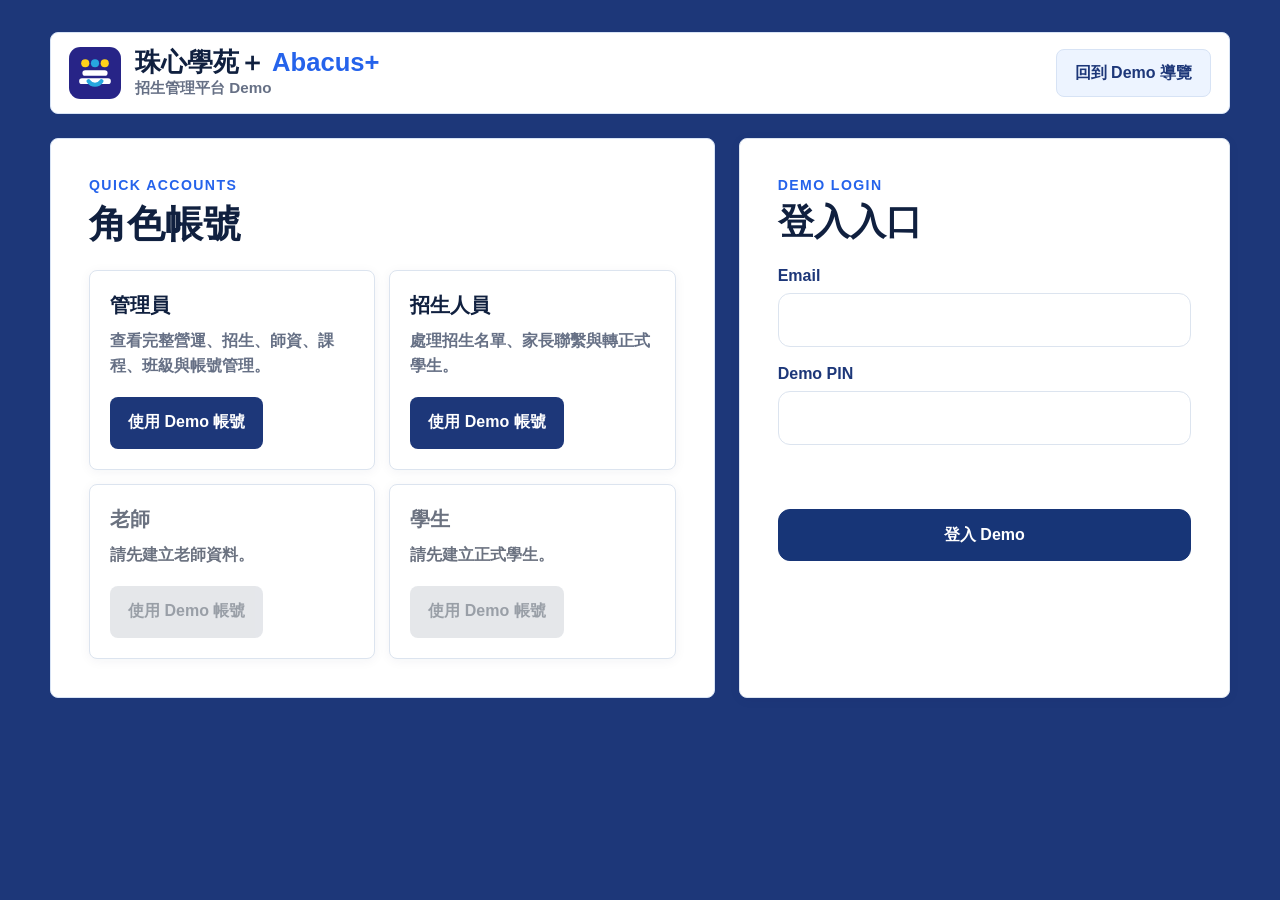
<file: courses.html>
<!DOCTYPE html>
<html lang="zh-Hant">
<head><meta charset="UTF-8"><meta name="viewport" content="width=device-width, initial-scale=1.0"><title>珠心學苑＋課程管理 Demo</title><link rel="icon" href="assets/favicon.svg" type="image/svg+xml"><link rel="stylesheet" href="css/admin.css?v=20260724-sidebar-fix"><link rel="stylesheet" href="css/design-tokens.css"><link rel="stylesheet" href="css/layout.css?v=20260724-sidebar-fix"><link rel="stylesheet" href="css/components.css"><link rel="stylesheet" href="css/admin-theme.css?v=20260724-sidebar-fix"></head>
<body>
  <div class="admin-shell"><aside class="sidebar" id="sidebar"><a class="sidebar-brand" href="courses.html"><strong>珠心學苑＋</strong><span>課程管理 Demo</span></a><nav class="sidebar-nav" aria-label="課程管理選單"><a href="#dashboard">儀表板</a><a href="leads.html">招生名單</a><a href="students.html">學生管理</a><a href="teachers.html">老師管理</a><a class="is-active" href="courses.html">課程管理</a><a href="classes.html">班級管理</a><button type="button" data-coming-soon>帳號管理<span>下一階段</span></button><a href="ailead-demo.html">回到招生首頁</a></nav></aside>
  <div class="admin-content"><header class="topbar"><button class="menu-toggle" id="menuToggle" type="button" aria-controls="sidebar" aria-expanded="false">選單</button><div><p class="eyebrow">Course Management</p><h1>珠心學苑＋課程管理 Demo</h1><p class="demo-notice">本頁為求職作品展示。資料僅儲存在目前瀏覽器 localStorage，不包含正式登入或正式資料庫。</p></div></header>
  <main class="admin-main" id="dashboard"><section class="metrics"><article><span id="totalCount">0</span><p>全部課程</p></article><article><span id="activeCount">0</span><p>招生中</p></article><article><span id="draftCount">0</span><p>草稿</p></article><article><span id="archivedCount">0</span><p>已封存</p></article></section>
  <section class="panel"><div class="panel-heading"><div><p class="eyebrow">Courses</p><h2>課程列表</h2></div><div class="panel-actions"><button id="seedDemo" type="button">建立 Demo 範例資料</button><button id="newItem" type="button">新增課程</button><button id="exportCsv" type="button">匯出 CSV</button></div></div>
  <div class="toolbar"><label>搜尋<input id="searchInput" type="search" placeholder="課程名稱、代碼"></label><label>類別<select id="categoryFilter"><option value="">全部類別</option></select></label><label>級別<select id="levelFilter"><option value="">全部級別</option></select></label><label>狀態<select id="statusFilter"><option value="">全部狀態</option></select></label><button id="clearFilters" type="button">清除篩選</button></div>
  <p class="result-count" id="resultCount" aria-live="polite">目前顯示 0 筆</p><div class="table-wrap"><table aria-label="課程列表"><caption>課程資料管理</caption><thead><tr><th>課程編號</th><th>課程名稱</th><th>課程代碼</th><th>類別</th><th>級別</th><th>適合年級</th><th>預設人數</th><th>已開班數</th><th>課程狀態</th><th>操作</th></tr></thead><tbody id="tableBody"></tbody></table></div><div id="emptyState" class="empty-state" hidden><h2>目前沒有課程資料</h2></div><div id="noResultState" class="empty-state" hidden><h2>找不到符合條件的課程。</h2></div></section></main></div></div>
  <div class="drawer-backdrop" id="drawerBackdrop" hidden></div><aside class="lead-drawer" id="drawer" role="dialog" aria-modal="true" aria-labelledby="drawerTitle" hidden><form id="itemForm"><div class="drawer-header"><div><p class="eyebrow">Course Detail</p><h2 id="drawerTitle">課程資料</h2></div><button class="icon-button" id="closeDrawer" type="button" aria-label="關閉">×</button></div><div class="drawer-body"><input type="hidden" id="itemId"><section class="detail-section"><div class="form-grid"><label>課程名稱<input id="courseName" required></label><label>課程代碼<input id="courseCode"></label><label>課程類別<select id="category" required></select></label><label>課程級別<select id="level" required></select></label><label>每堂時間<input id="duration" type="number" min="30" max="240" value="90"></label><label>預設班級容量<input id="capacity" type="number" min="1" max="100" value="12"></label><label>課程狀態<select id="courseStatus"></select></label></div><fieldset class="checkbox-field"><legend>適合年級</legend><div id="gradeChecks" class="checkbox-list"></div></fieldset><label>課程介紹<textarea id="description" maxlength="1000" rows="7"></textarea></label><p class="char-note"><span id="descCount">0</span> / 1000</p><p class="form-error" id="formError" aria-live="polite"></p></section></div><div class="drawer-footer"><button type="button" class="secondary-button" id="cancelDrawer">取消</button><button type="submit">儲存</button></div></form></aside>
  <div class="toast" id="liveMessage" aria-live="polite" aria-atomic="true"></div><script src="js/auth.js"></script><script src="js/academic-data.js?v=20260724-academic-data"></script><script src="js/courses.js?v=20260724-auth"></script>
</body></html>
</file>
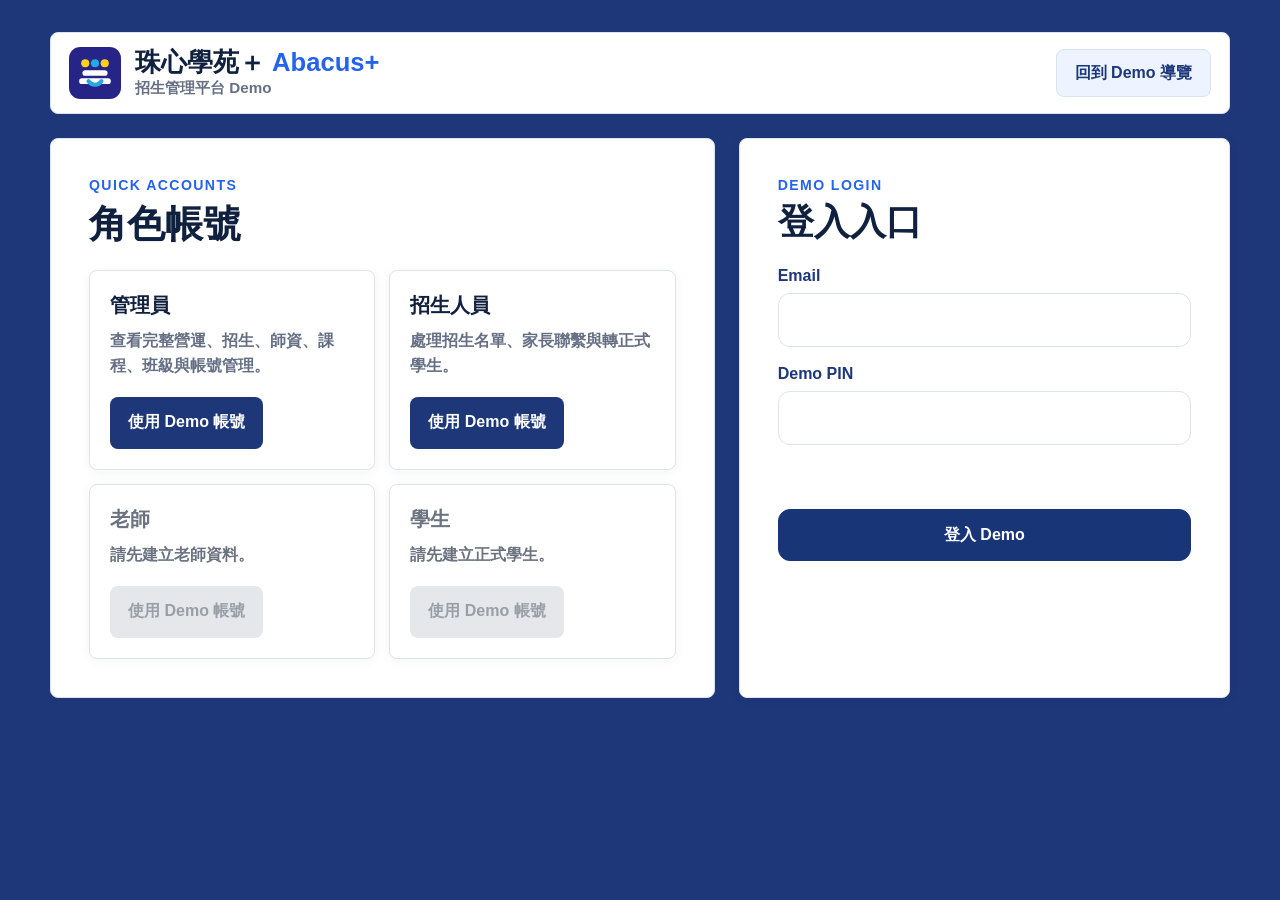
<file: dashboard.html>
<!DOCTYPE html>
<html lang="zh-Hant">
<head>
  <meta charset="UTF-8">
  <meta name="viewport" content="width=device-width, initial-scale=1.0">
  <title>珠心學苑＋營運儀表板 Demo</title>
  <link rel="icon" href="assets/favicon.svg" type="image/svg+xml">
  <link rel="stylesheet" href="css/admin.css?v=20260724-sidebar-fix">
  <link rel="stylesheet" href="css/design-tokens.css">
  <link rel="stylesheet" href="css/layout.css?v=20260724-sidebar-fix">
  <link rel="stylesheet" href="css/components.css">
  <link rel="stylesheet" href="css/admin-theme.css?v=20260724-sidebar-fix">
</head>
<body>
  <div class="admin-shell">
    <aside class="sidebar" id="sidebar">
      <a class="sidebar-brand" href="dashboard.html"><strong>珠心學苑＋</strong><span>管理平台 Demo</span></a>
      <nav class="sidebar-nav" aria-label="管理平台選單"></nav>
    </aside>
    <main class="admin-main">
      <header class="admin-topbar">
        <button class="menu-toggle" id="menuToggle" type="button" aria-label="開啟選單" aria-expanded="false">☰</button>
        <div>
          <span class="eyebrow">DASHBOARD</span>
          <h1>營運儀表板</h1>
          <p>依目前登入角色顯示可查看的 Demo 資訊。</p>
        </div>
      </header>
      <section class="dashboard-grid" id="metricGrid" aria-label="統計資訊"></section>
      <section class="dashboard-insights" id="insightGrid" aria-label="近期資訊"></section>
      <section class="panel">
        <div class="panel-heading">
          <div>
            <span class="eyebrow">SHORTCUTS</span>
            <h2>快速入口</h2>
          </div>
        </div>
        <div class="quick-link-grid" id="quickLinks"></div>
      </section>
      <section class="demo-note">
        本系統為求職作品Demo。資料、登入狀態與權限判斷皆存在目前瀏覽器中，不代表正式系統安全性。請勿輸入真實帳號、密碼或學生個資。
      </section>
    </main>
  </div>
  <script src="js/auth.js"></script>
  <script src="js/academic-data.js?v=20260724-academic-data"></script>
  <script src="js/dashboard.js"></script>
</body>
</html>
</file>
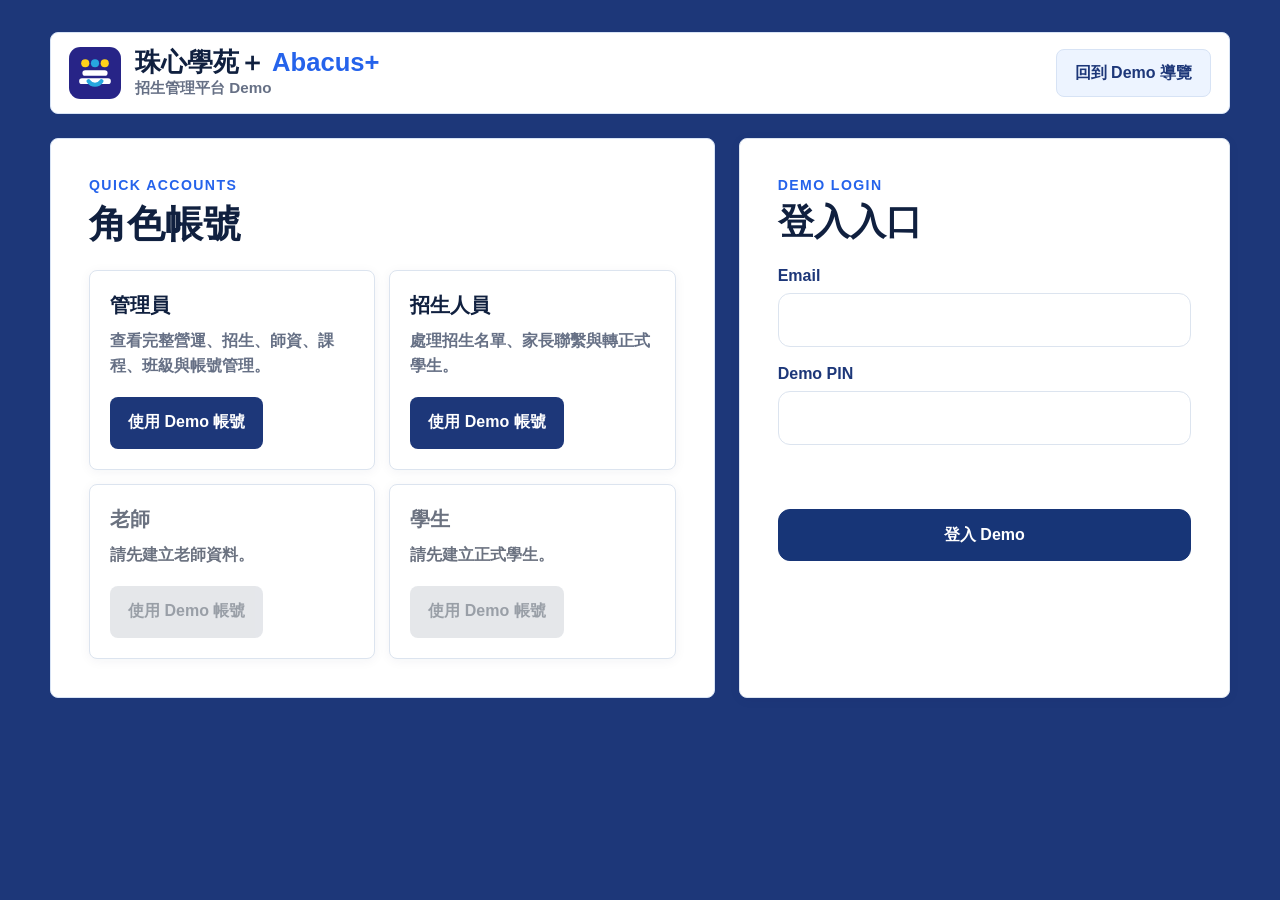
<file: leads.html>
<!DOCTYPE html>
<html lang="zh-Hant">
<head>
  <meta charset="UTF-8">
  <meta name="viewport" content="width=device-width, initial-scale=1.0">
  <title>招生名單｜珠心學苑＋教育平台 Demo</title>
  <meta name="description" content="珠心學苑＋教育平台 Demo 的招生名單管理頁，展示搜尋、篩選、追蹤、轉正式學生與 CSV 匯出流程。">
  <link rel="icon" href="assets/favicon.svg" type="image/svg+xml">
  <link rel="stylesheet" href="css/design-tokens.css">
  <link rel="stylesheet" href="css/components.css">
  <link rel="stylesheet" href="css/admin-theme.css?v=20260724-sidebar-fix">
  <link rel="stylesheet" href="css/app-shell.css?v=20260724-sidebar-fix">
</head>
<body class="app-page">
  <div class="app-shell">
    <aside class="app-sidebar sidebar" id="sidebar" aria-label="珠心學苑＋平台導覽">
      <a class="app-sidebar-brand" href="dashboard.html" aria-label="珠心學苑＋教育平台">
        <span class="app-logo" aria-hidden="true"><span>珠</span><b>＋</b></span>
        <span>
          <strong class="app-brand-title">珠心學苑＋</strong>
          <span class="app-brand-subtitle">心算教育平台</span>
        </span>
      </a>

      <nav class="sidebar-nav" aria-label="主要導航">
        <a href="dashboard.html">
          <svg viewBox="0 0 24 24" aria-hidden="true"><path d="M3 10.8 12 3l9 7.8V21h-6v-6H9v6H3Z"/></svg>
          <span>系統首頁</span>
        </a>
        <a class="is-active" href="leads.html">
          <svg viewBox="0 0 24 24" aria-hidden="true"><path d="M5 5h14v14H5Z"/><path d="M8 9h8M8 13h5"/></svg>
          <span>招生名單</span>
        </a>
        <a href="students.html">
          <svg viewBox="0 0 24 24" aria-hidden="true"><path d="M12 12a4 4 0 1 0 0-8 4 4 0 0 0 0 8Z"/><path d="M4 21a8 8 0 0 1 16 0"/></svg>
          <span>學生管理</span>
        </a>
        <a href="teachers.html">
          <svg viewBox="0 0 24 24" aria-hidden="true"><path d="M4 6.5 12 3l8 3.5-8 3.5Z"/><path d="M6 10v5c0 2 3 4 6 4s6-2 6-4v-5"/></svg>
          <span>老師管理</span>
        </a>
        <a href="courses.html">
          <svg viewBox="0 0 24 24" aria-hidden="true"><path d="M6 4h11a2 2 0 0 1 2 2v14H7a2 2 0 0 1-2-2V6a2 2 0 0 1 2-2Z"/><path d="M8 8h8M8 12h6"/></svg>
          <span>課程管理</span>
        </a>
        <a href="classes.html">
          <svg viewBox="0 0 24 24" aria-hidden="true"><path d="M4 5h16v14H4Z"/><path d="M8 5v14M16 5v14M4 11h16"/></svg>
          <span>班級管理</span>
        </a>
        <a href="accounts.html">
          <svg viewBox="0 0 24 24" aria-hidden="true"><path d="M12 15a3 3 0 1 0 0-6 3 3 0 0 0 0 6Z"/><path d="M19.4 15a8 8 0 0 0 0-6M4.6 9a8 8 0 0 0 0 6M7 21h10"/></svg>
          <span>帳號管理</span>
        </a>
        <a href="index.html">
          <svg viewBox="0 0 24 24" aria-hidden="true"><path d="M9 6 3 12l6 6"/><path d="M3 12h14a4 4 0 0 1 0 8"/></svg>
          <span>Demo導覽</span>
        </a>
      </nav>

      <div class="app-sidebar-footer">
        <button type="button" data-auth-logout>
          <svg viewBox="0 0 24 24" aria-hidden="true"><path d="M15 8 19 12l-4 4"/><path d="M19 12H8"/><path d="M11 4H5v16h6"/></svg>
          <span>登出帳號</span>
        </button>
        <button class="language-pill" type="button">
          <span>繁體中文</span>
          <svg viewBox="0 0 24 24" aria-hidden="true"><path d="m6 9 6 6 6-6"/></svg>
        </button>
        <div class="app-sidebar-meta">
          <strong>Demo / zh-TW</strong>
          <span id="sidebarTime">2026/07/24 04:30 PM</span>
          <span>(UTC+08:00)</span>
        </div>
      </div>
    </aside>

    <div class="app-workspace">
      <header class="app-topbar">
        <button class="sidebar-collapse-tab" type="button" aria-label="收合側欄">‹</button>
        <button class="app-menu-toggle menu-toggle" id="menuToggle" type="button" aria-controls="sidebar" aria-expanded="false" aria-label="開啟選單">☰</button>
        <div class="app-page-title">
          <span class="app-page-icon" aria-hidden="true">
            <svg viewBox="0 0 24 24"><path d="M5 5h14v14H5Z"/><path d="M8 9h8M8 13h5"/></svg>
          </span>
          <div>
            <h1>招生名單</h1>
            <p>管理課程諮詢與後續聯絡狀態</p>
          </div>
        </div>
        <section class="app-topbar-user" aria-label="目前登入使用者">
          <button class="app-icon-button" type="button" aria-label="Demo 通知">
            <svg viewBox="0 0 24 24" aria-hidden="true"><path d="M18 16v-5a6 6 0 0 0-12 0v5l-2 2h16Z"/><path d="M10 20h4"/></svg>
          </button>
          <span class="app-user-avatar" aria-hidden="true">陳</span>
          <span>
            <strong class="app-user-name">陳招生顧問</strong>
            <span class="app-user-role">招生人員</span>
          </span>
          <button class="app-icon-button app-logout-button" type="button" data-auth-logout aria-label="登出">
            <svg viewBox="0 0 24 24" aria-hidden="true"><path d="M15 8 19 12l-4 4"/><path d="M19 12H8"/><path d="M11 4H5v16h6"/></svg>
          </button>
        </section>
      </header>

      <main class="app-main">
        <section class="app-alert" id="demoAlert">
          <span>本頁為求職作品 Demo，資料僅儲存在目前瀏覽器。</span>
          <button type="button" id="closeDemoAlert" aria-label="關閉提示">×</button>
        </section>

        <section class="lead-metrics" aria-label="招生名單統計">
          <article class="metric-card">
            <span class="metric-icon" aria-hidden="true">□</span>
            <div>
              <span id="totalCount">0</span>
              <p>全部名單</p>
            </div>
          </article>
          <article class="metric-card is-accent">
            <span class="metric-icon" aria-hidden="true">＋</span>
            <div>
              <span id="newCount">0</span>
              <p>新名單</p>
            </div>
          </article>
          <article class="metric-card">
            <span class="metric-icon" aria-hidden="true">◷</span>
            <div>
              <span id="followCount">0</span>
              <p>待追蹤</p>
            </div>
          </article>
          <article class="metric-card">
            <span class="metric-icon" aria-hidden="true">✓</span>
            <div>
              <span id="enrolledCount">0</span>
              <p>已報名</p>
            </div>
          </article>
        </section>

        <section class="lead-card" id="leadPanel" aria-labelledby="leadPanelTitle">
          <div class="lead-card-header">
            <div>
              <h2 id="leadPanelTitle">招生名單</h2>
              <p>管理課程諮詢與後續聯絡狀態</p>
            </div>
            <div class="lead-card-actions">
              <button id="refreshButton" type="button">重新整理</button>
              <button id="exportCsv" type="button">匯出 CSV</button>
            </div>
          </div>

          <div class="lead-toolbar toolbar" aria-label="搜尋與篩選">
            <label>關鍵字
              <input type="search" id="searchInput" placeholder="名單編號、姓名、電話、Email、學校">
            </label>
            <label>狀態
              <select id="statusFilter">
                <option value="">全部狀態</option>
              </select>
            </label>
            <label>級段
              <select id="programFilter">
                <option value="">全部級段</option>
              </select>
            </label>
            <label>負責人
              <select id="assigneeFilter">
                <option value="">全部負責人</option>
              </select>
            </label>
            <button id="clearFilters" type="button">清除篩選</button>
          </div>

          <p class="result-count" id="resultCount" aria-live="polite">目前顯示 0 筆</p>

          <div class="table-wrap">
            <table class="lead-table" aria-label="珠心算招生名單列表">
              <caption>珠心算招生名單，可查看詳情、快速修改狀態或刪除資料。</caption>
              <thead>
                <tr>
                  <th>名單編號</th>
                  <th>建立時間</th>
                  <th>姓名</th>
                  <th>年級</th>
                  <th>想培養的能力</th>
                  <th>想了解的級段</th>
                  <th>聯絡電話</th>
                  <th>負責人</th>
                  <th>狀態</th>
                  <th>操作</th>
                </tr>
              </thead>
              <tbody id="leadTable"></tbody>
            </table>
          </div>

          <div id="emptyState" class="empty-state" hidden>
            <h2>目前沒有招生名單</h2>
            <p>請先前往招生表單建立一筆 Demo 諮詢資料。</p>
            <a href="ailead-demo.html#consult">前往招生表單</a>
          </div>

          <div id="noResultState" class="empty-state" hidden>
            <h2>找不到符合條件的招生名單</h2>
            <p>請調整關鍵字或篩選條件後再試一次。</p>
          </div>
        </section>
      </main>
    </div>
  </div>

  <div class="drawer-backdrop" id="drawerBackdrop" hidden></div>
  <aside class="lead-drawer" id="leadDrawer" aria-labelledby="drawerTitle" aria-modal="true" role="dialog" hidden>
    <form id="drawerForm">
      <div class="drawer-header">
        <div>
          <p class="eyebrow">名單資料</p>
          <h2 id="drawerTitle">名單詳情</h2>
        </div>
        <button class="icon-button" id="closeDrawer" type="button" aria-label="關閉名單詳情">×</button>
      </div>

      <div class="drawer-body">
        <section class="detail-section">
          <h3>前台填寫資料</h3>
          <dl class="detail-list" id="leadDetailList"></dl>
        </section>

        <section class="detail-section">
          <h3>後台處理</h3>
          <input type="hidden" id="drawerLeadId">
          <label>目前狀態
            <select id="drawerStatus" name="status"></select>
          </label>
          <label>負責人
            <select id="drawerAssignee" name="assigned_to"></select>
          </label>
          <label>下次聯絡時間
            <input id="drawerFollowUpAt" name="follow_up_at" type="datetime-local">
          </label>
          <label>內部聯絡紀錄
            <textarea id="drawerInternalNote" name="internal_note" maxlength="1000" rows="8" placeholder="例如：已致電家長，想先安排週六體驗。"></textarea>
          </label>
          <p class="char-note"><span id="internalNoteCount">0</span> / 1000</p>
        </section>

        <section class="detail-section conversion-section">
          <h3>正式學生資料</h3>
          <p id="conversionHint">請先將招生狀態更新為「已報名」。</p>
          <button id="convertStudentButton" type="button" disabled>轉為正式學生</button>
        </section>
      </div>

      <div class="drawer-footer">
        <button type="button" class="secondary-button" id="cancelDrawer">取消</button>
        <button type="submit">儲存修改</button>
      </div>
    </form>
  </aside>

  <div class="modal-backdrop" id="conversionBackdrop" hidden></div>
  <section class="conversion-modal" id="conversionModal" aria-labelledby="conversionTitle" aria-modal="true" role="dialog" hidden>
    <form id="conversionForm">
      <div class="drawer-header conversion-modal-header">
        <div>
          <p class="eyebrow">建立正式學生</p>
          <h2 id="conversionTitle">轉為正式學生</h2>
        </div>
        <button class="icon-button" id="closeConversionModal" type="button" aria-label="關閉轉換表單">×</button>
      </div>

      <div class="drawer-body conversion-modal-body">
        <input type="hidden" id="conversionLeadId">
        <div class="form-grid">
          <label>學生姓名
            <input id="studentName" name="student_name" type="text" required>
          </label>
          <label>家長或主要聯絡人
            <input id="guardianName" name="guardian_name" type="text" required>
          </label>
          <label>聯絡電話
            <input id="studentPhone" name="student_phone" type="tel" required>
          </label>
          <label>Email
            <input id="studentEmail" name="student_email" type="email">
          </label>
          <label>年級
            <input id="studentGrade" name="student_grade" type="text" required>
          </label>
          <label>學校
            <input id="studentSchool" name="student_school" type="text">
          </label>
          <label>招生顧問
            <select id="studentAdvisor" name="assigned_advisor"></select>
          </label>
        </div>
        <label>內部備註
          <textarea id="studentInternalNote" name="student_internal_note" maxlength="1000" rows="6" placeholder="可記錄正式報名後的補充事項。"></textarea>
        </label>
        <p class="char-note"><span id="studentInternalNoteCount">0</span> / 1000</p>
        <p class="form-error" id="conversionError" aria-live="polite"></p>
        <div class="conversion-success" id="conversionSuccess" hidden></div>
      </div>

      <div class="drawer-footer conversion-modal-footer">
        <button type="button" class="secondary-button" id="cancelConversion">取消</button>
        <button type="submit">確認建立正式學生</button>
      </div>
    </form>
  </section>

  <div class="toast" id="liveMessage" aria-live="polite" aria-atomic="true"></div>

  <script src="js/auth.js"></script>
  <script src="js/leads.js?v=20260724-app-shell"></script>
</body>
</html>
</file>
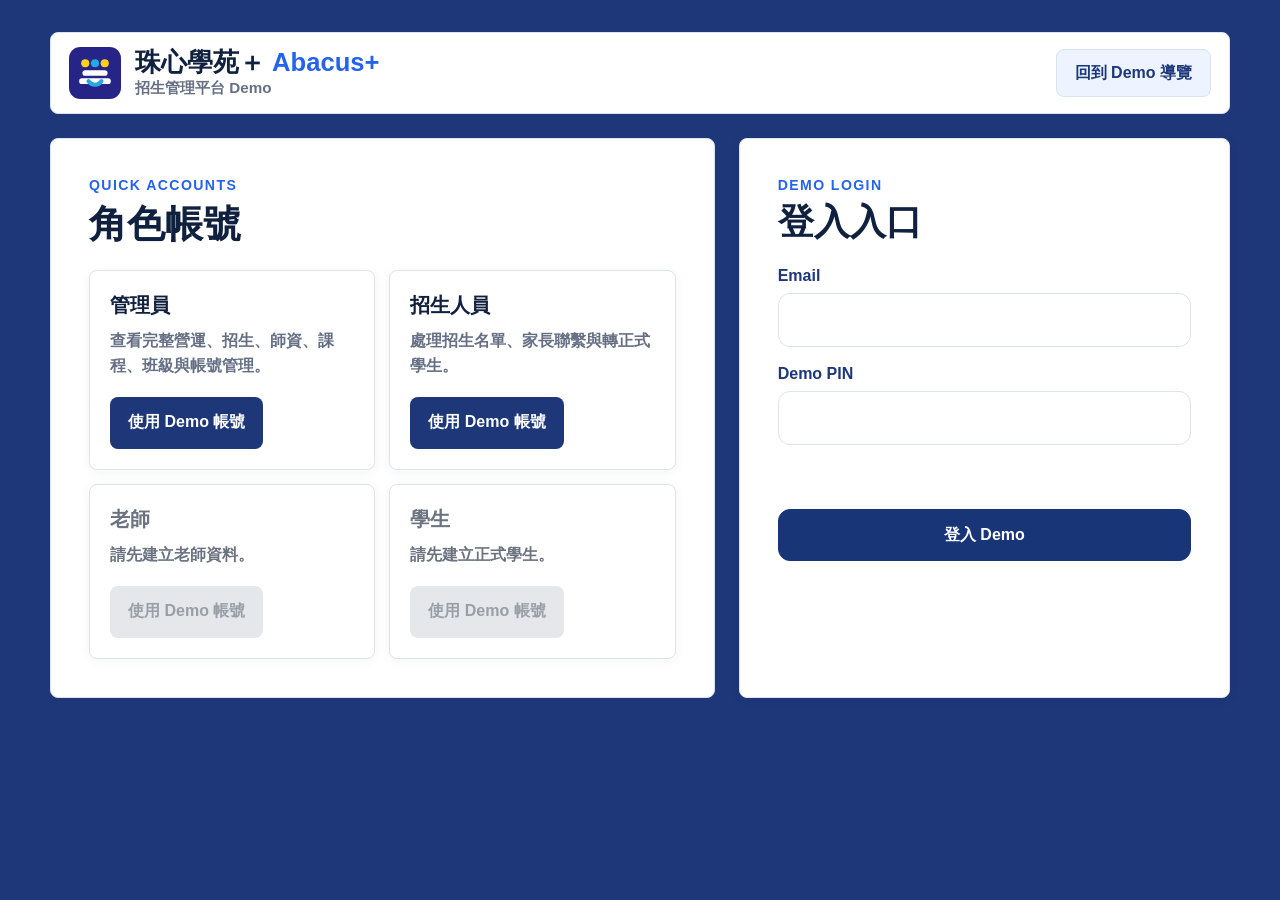
<file: login.html>
<!DOCTYPE html>
<html lang="zh-Hant">
<head>
  <meta charset="UTF-8">
  <meta name="viewport" content="width=device-width, initial-scale=1.0">
  <title>珠心學苑＋ Demo 登入</title>
  <link rel="icon" href="assets/favicon.svg" type="image/svg+xml">
  <link rel="stylesheet" href="css/design-tokens.css">
  <link rel="stylesheet" href="css/components.css">
  <link rel="stylesheet" href="css/login.css">
</head>
<body>
  <main class="login-page">
    <header class="login-header">
      <a class="brand" href="index.html">
        <img src="assets/favicon.svg" alt="" aria-hidden="true">
        <span><strong>珠心學苑＋</strong>招生管理平台 Demo</span>
      </a>
      <a class="ghost-button" href="index.html">回到 Demo 導覽</a>
    </header>

    <section class="demo-warning">
      本系統為求職作品Demo。資料、登入狀態與權限判斷皆存在目前瀏覽器中，不代表正式系統安全性。請勿輸入真實帳號、密碼或學生個資。
    </section>

    <section class="login-grid">
      <div class="login-card">
        <span class="eyebrow">Demo Login</span>
        <h1>登入入口</h1>
        <form id="loginForm">
          <label>
            Email
            <input id="email" name="email" type="email" autocomplete="username" required>
          </label>
          <label>
            Demo PIN
            <input id="demoPin" name="demoPin" type="password" inputmode="numeric" autocomplete="current-password" required>
          </label>
          <p class="login-error" id="loginError" aria-live="polite"></p>
          <button class="primary-button" type="submit">登入 Demo</button>
        </form>
        <section class="session-box" id="sessionBox">
          <p id="sessionText"></p>
          <div class="session-actions">
            <button class="primary-button" id="continueButton" type="button">繼續使用</button>
            <button class="ghost-button" id="logoutButton" type="button">登出並切換</button>
          </div>
        </section>
      </div>

      <section>
        <span class="eyebrow">Quick Accounts</span>
        <h1>角色帳號</h1>
        <div class="account-grid" id="accountCards"></div>
      </section>
    </section>
  </main>
  <script src="js/auth.js"></script>
  <script src="js/login.js"></script>
</body>
</html>
</file>
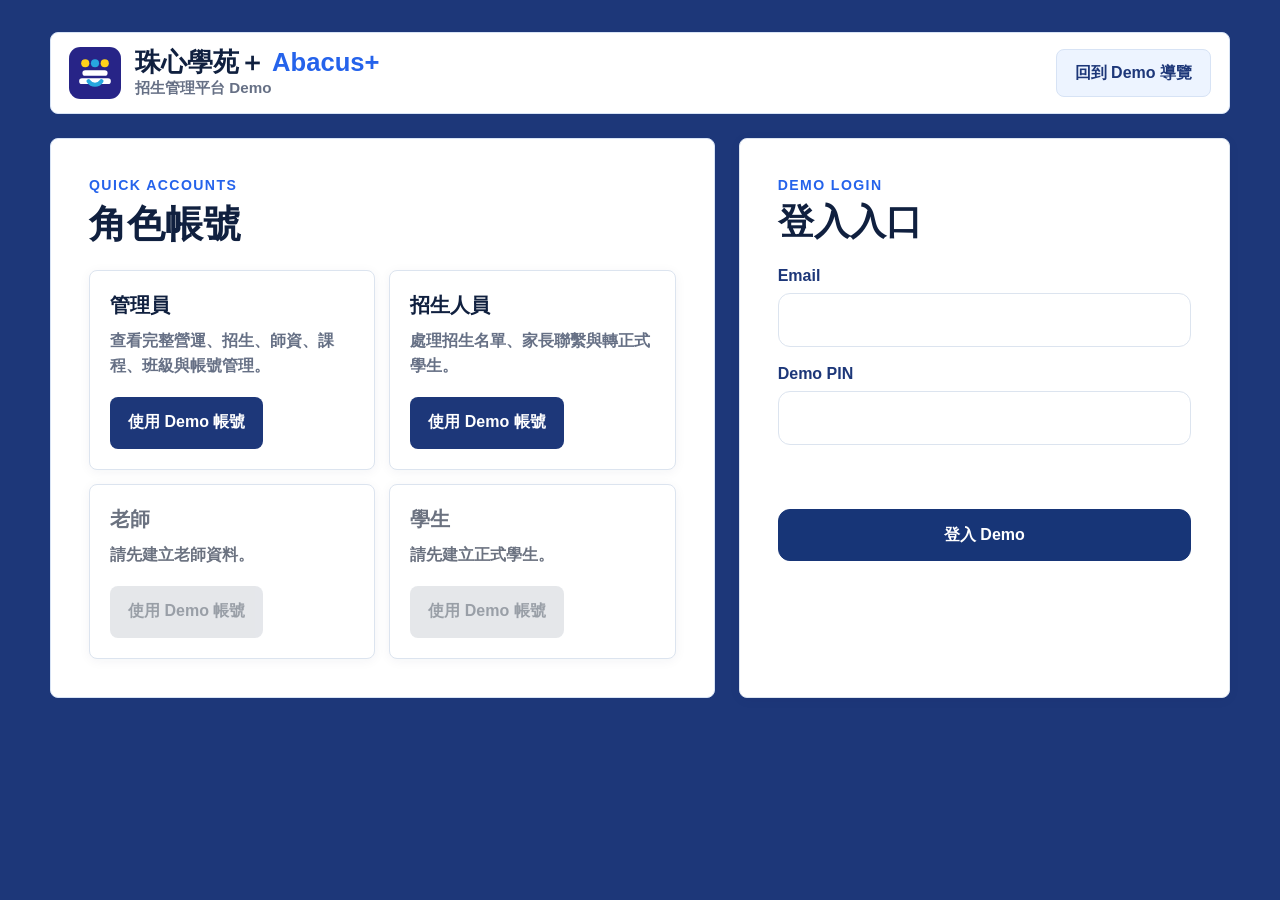
<file: student-portal.html>
<!DOCTYPE html>
<html lang="zh-Hant">
<head>
  <meta charset="UTF-8">
  <meta name="viewport" content="width=device-width, initial-scale=1.0">
  <title>珠心學苑＋學生入口 Demo</title>
  <link rel="icon" href="assets/favicon.svg" type="image/svg+xml">
  <link rel="stylesheet" href="css/admin.css">
  <link rel="stylesheet" href="css/portal.css">
  <link rel="stylesheet" href="css/design-tokens.css">
  <link rel="stylesheet" href="css/layout.css">
  <link rel="stylesheet" href="css/components.css">
  <link rel="stylesheet" href="css/admin-theme.css">
  <link rel="stylesheet" href="css/portal-theme.css">
</head>
<body>
  <div class="admin-shell">
    <aside class="sidebar" id="sidebar">
      <a class="sidebar-brand" href="student-portal.html"><strong>珠心學苑＋</strong><span>學生入口 Demo</span></a>
      <nav class="sidebar-nav" aria-label="學生入口選單"></nav>
    </aside>
    <main class="admin-main">
      <header class="admin-topbar">
        <button class="menu-toggle" id="menuToggle" type="button" aria-label="開啟選單" aria-expanded="false">☰</button>
        <div>
          <span class="eyebrow">STUDENT PORTAL</span>
          <h1>學生入口</h1>
          <p>僅顯示目前登入學生自己的資料與班級。</p>
        </div>
      </header>
      <section class="portal-warning">
        本系統為求職作品Demo。資料、登入狀態與權限判斷皆存在目前瀏覽器中，不代表正式系統安全性。請勿輸入真實帳號、密碼或學生個資。
      </section>
      <section class="portal-panel" id="portalContent"></section>
    </main>
  </div>
  <script src="js/auth.js"></script>
  <script src="js/academic-data.js?v=20260724-academic-data"></script>
  <script src="js/student-portal.js"></script>
</body>
</html>
</file>
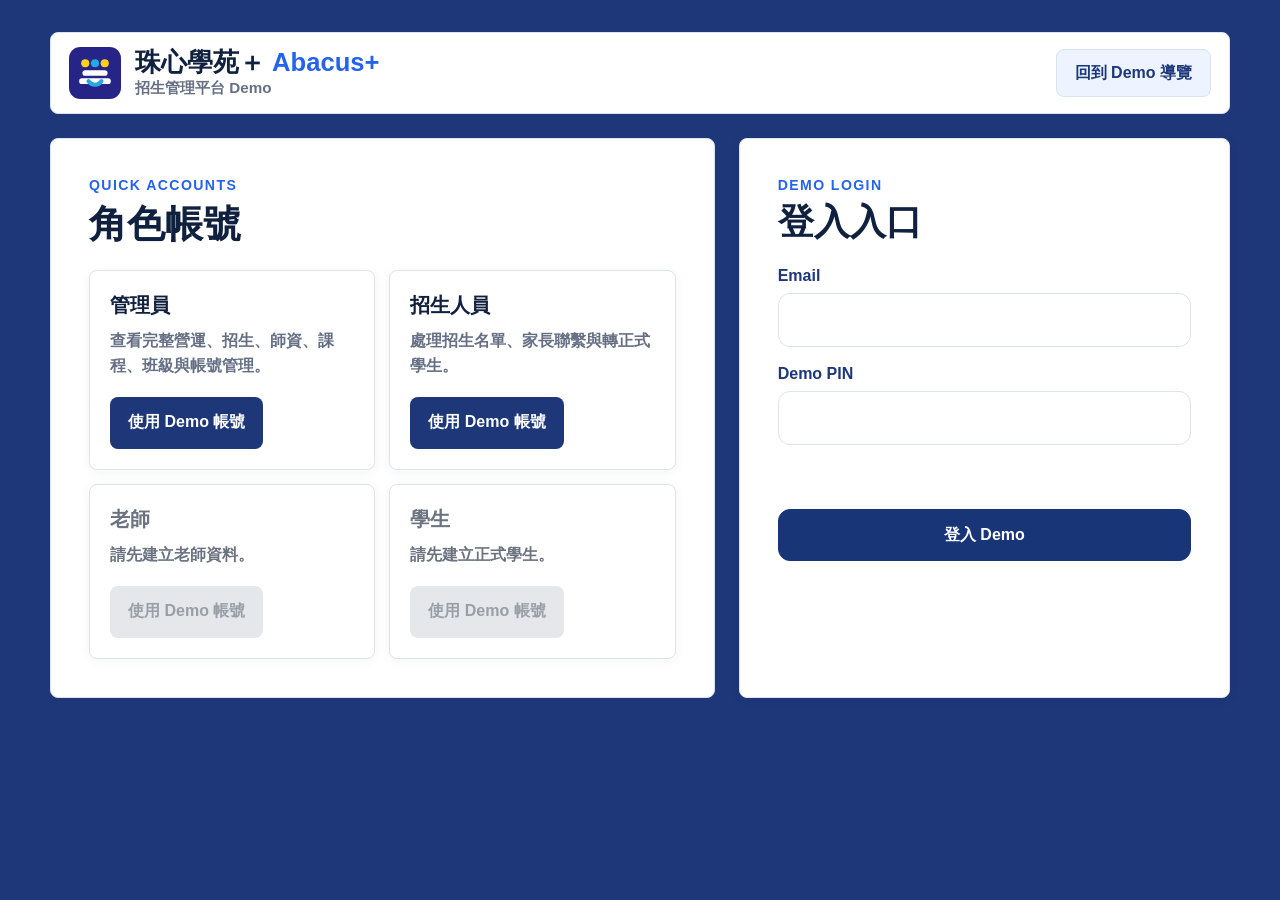
<file: students.html>
<!DOCTYPE html>
<html lang="zh-Hant">
<head>
  <meta charset="UTF-8">
  <meta name="viewport" content="width=device-width, initial-scale=1.0">
  <title>珠心學苑＋學生管理 Demo</title>
  <meta name="description" content="珠心學苑＋學生管理 Demo，使用目前瀏覽器 localStorage 展示正式學生管理流程。">
  <link rel="icon" href="assets/favicon.svg" type="image/svg+xml">
  <link rel="stylesheet" href="css/admin.css?v=20260724-sidebar-fix">
  <link rel="stylesheet" href="css/students.css">
  <link rel="stylesheet" href="css/design-tokens.css">
  <link rel="stylesheet" href="css/layout.css?v=20260724-sidebar-fix">
  <link rel="stylesheet" href="css/components.css">
  <link rel="stylesheet" href="css/admin-theme.css?v=20260724-sidebar-fix">
</head>
<body>
  <div class="admin-shell">
    <aside class="sidebar" id="sidebar">
      <a class="sidebar-brand" href="students.html" aria-label="珠心學苑＋學生管理 Demo 首頁">
        <strong>珠心學苑＋</strong>
        <span>學生管理 Demo</span>
      </a>
      <nav class="sidebar-nav" aria-label="學生管理選單">
        <a href="#dashboard">儀表板</a>
        <a href="leads.html">招生名單</a>
        <a class="is-active" href="students.html">學生管理</a>
        <a href="teachers.html">老師管理</a>
        <a href="courses.html">課程管理</a>
        <a href="classes.html">班級管理</a>
        <button type="button" data-coming-soon>帳號管理<span>下一階段</span></button>
        <a href="ailead-demo.html">回到招生首頁</a>
      </nav>
    </aside>

    <div class="admin-content">
      <header class="topbar">
        <button class="menu-toggle" id="menuToggle" type="button" aria-controls="sidebar" aria-expanded="false">選單</button>
        <div>
          <p class="eyebrow">Student Management</p>
          <h1>珠心學苑＋學生管理 Demo</h1>
          <p class="demo-notice">本頁為求職作品展示。資料僅儲存在目前瀏覽器，不包含正式登入、正式資料庫或真實個資安全機制。</p>
        </div>
      </header>

      <main class="admin-main" id="dashboard">
        <section class="metrics" aria-label="學生統計">
          <article>
            <span id="totalStudents">0</span>
            <p>全部學生</p>
          </article>
          <article>
            <span id="activeStudents">0</span>
            <p>在學學生</p>
          </article>
          <article>
            <span id="newThisMonth">0</span>
            <p>本月新生</p>
          </article>
          <article>
            <span id="unassignedClass">0</span>
            <p>尚未分班</p>
          </article>
        </section>

        <section class="panel" aria-labelledby="studentPanelTitle">
          <div class="panel-heading">
            <div>
              <p class="eyebrow">Students</p>
              <h2 id="studentPanelTitle">正式學生</h2>
            </div>
            <div class="panel-actions">
              <button id="refreshButton" type="button">重新整理</button>
              <button id="exportCsv" type="button">匯出 CSV</button>
            </div>
          </div>

          <div class="toolbar" aria-label="學生搜尋與篩選">
            <label>關鍵字搜尋
              <input type="search" id="searchInput" placeholder="學生編號、姓名、家長、電話、Email、學校、原名單編號">
            </label>
            <label>年級
              <select id="gradeFilter">
                <option value="">全部年級</option>
              </select>
            </label>
            <label>學生狀態
              <select id="statusFilter">
                <option value="">全部狀態</option>
              </select>
            </label>
            <label>招生顧問
              <select id="advisorFilter">
                <option value="">全部顧問</option>
              </select>
            </label>
            <button id="clearFilters" type="button">清除篩選</button>
          </div>

          <p class="result-count" id="resultCount" aria-live="polite">目前顯示 0 筆</p>

          <div class="table-wrap">
            <table aria-label="正式學生列表">
              <caption>正式學生資料，可查看詳情、修改狀態或刪除 Demo 學生。</caption>
              <thead>
                <tr>
                  <th>學生編號</th>
                  <th>建立日期</th>
                  <th>學生姓名</th>
                  <th>家長或聯絡人</th>
                  <th>年級</th>
                  <th>學校</th>
                  <th>電話</th>
                  <th>招生顧問</th>
                  <th>目前班級</th>
                  <th>分班狀態</th>
                  <th>學生狀態</th>
                  <th>操作</th>
                </tr>
              </thead>
              <tbody id="studentTable"></tbody>
            </table>
          </div>

          <div id="emptyState" class="empty-state" hidden>
            <h2>目前沒有正式學生</h2>
            <p>請先到招生名單，將已報名名單轉為正式學生。</p>
            <a href="leads.html">前往招生名單</a>
          </div>

          <div id="noResultState" class="empty-state" hidden>
            <h2>找不到符合條件的學生。</h2>
            <p>請調整關鍵字或篩選條件後再試一次。</p>
          </div>
        </section>
      </main>
    </div>
  </div>

  <div class="drawer-backdrop" id="drawerBackdrop" hidden></div>
  <aside class="lead-drawer student-drawer" id="studentDrawer" aria-labelledby="drawerTitle" aria-modal="true" role="dialog" hidden>
    <form id="studentForm">
      <div class="drawer-header">
        <div>
          <p class="eyebrow">Student Detail</p>
          <h2 id="drawerTitle">學生詳情</h2>
        </div>
        <button class="icon-button" id="closeDrawer" type="button" aria-label="關閉學生詳情">×</button>
      </div>

      <div class="drawer-body">
        <section class="detail-section">
          <h3>學生資料</h3>
          <dl class="detail-list" id="studentDetailList"></dl>
        </section>

        <section class="detail-section">
          <h3>目前課程與班級</h3>
          <div class="detail-list" id="studentClassList"></div>
        </section>

        <section class="detail-section">
          <h3>可修改資料</h3>
          <input type="hidden" id="drawerStudentId">
          <div class="form-grid">
            <label>學生姓名
              <input id="drawerStudentName" name="student_name" type="text" required>
            </label>
            <label>家長或聯絡人
              <input id="drawerGuardianName" name="guardian_name" type="text" required>
            </label>
            <label>電話
              <input id="drawerPhone" name="phone" type="tel" required>
            </label>
            <label>Email
              <input id="drawerEmail" name="email" type="email">
            </label>
            <label>年級
              <input id="drawerGrade" name="grade" type="text" required>
            </label>
            <label>學校
              <input id="drawerSchool" name="school" type="text">
            </label>
            <label>招生顧問
              <select id="drawerAdvisor" name="assigned_advisor"></select>
            </label>
            <label>學生狀態
              <select id="drawerStudentStatus" name="student_status"></select>
            </label>
          </div>
          <label>內部備註
            <textarea id="drawerInternalNote" name="internal_note" maxlength="1000" rows="8"></textarea>
          </label>
          <p class="char-note"><span id="internalNoteCount">0</span> / 1000</p>
          <p class="form-error" id="formError" aria-live="polite"></p>
        </section>
      </div>

      <div class="drawer-footer">
        <button type="button" class="secondary-button" id="cancelDrawer">取消</button>
        <button type="submit">儲存修改</button>
      </div>
    </form>
  </aside>

  <div class="toast" id="liveMessage" aria-live="polite" aria-atomic="true"></div>

  <script src="js/auth.js"></script>
  <script src="js/academic-data.js?v=20260724-academic-data"></script>
  <script src="js/students.js?v=20260724-auth"></script>
</body>
</html>
</file>
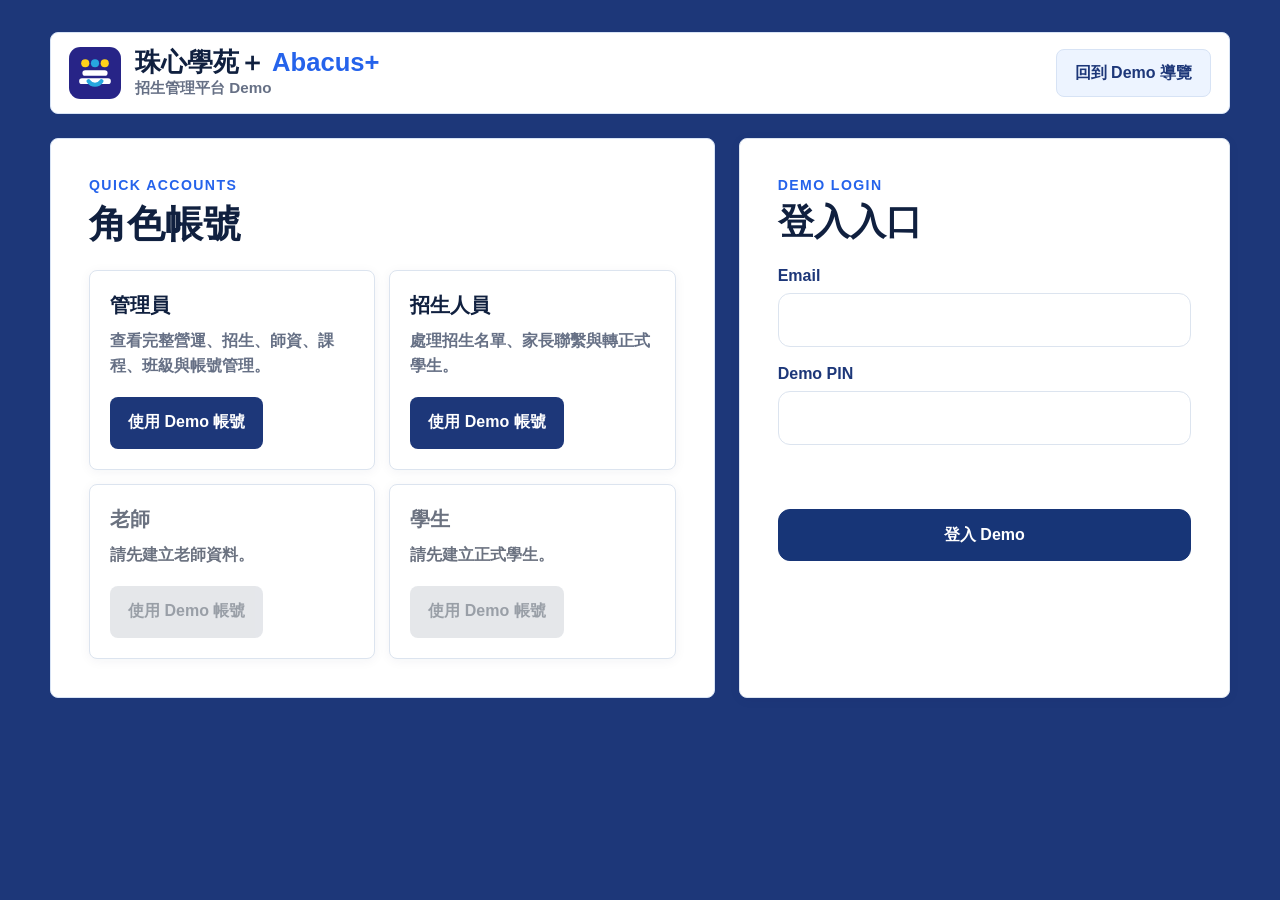
<file: teacher-portal.html>
<!DOCTYPE html>
<html lang="zh-Hant">
<head>
  <meta charset="UTF-8">
  <meta name="viewport" content="width=device-width, initial-scale=1.0">
  <title>珠心學苑＋老師入口 Demo</title>
  <link rel="icon" href="assets/favicon.svg" type="image/svg+xml">
  <link rel="stylesheet" href="css/admin.css">
  <link rel="stylesheet" href="css/portal.css">
  <link rel="stylesheet" href="css/design-tokens.css">
  <link rel="stylesheet" href="css/layout.css">
  <link rel="stylesheet" href="css/components.css">
  <link rel="stylesheet" href="css/admin-theme.css">
  <link rel="stylesheet" href="css/portal-theme.css">
</head>
<body>
  <div class="admin-shell">
    <aside class="sidebar" id="sidebar">
      <a class="sidebar-brand" href="teacher-portal.html"><strong>珠心學苑＋</strong><span>老師入口 Demo</span></a>
      <nav class="sidebar-nav" aria-label="老師入口選單"></nav>
    </aside>
    <main class="admin-main">
      <header class="admin-topbar">
        <button class="menu-toggle" id="menuToggle" type="button" aria-label="開啟選單" aria-expanded="false">☰</button>
        <div>
          <span class="eyebrow">TEACHER PORTAL</span>
          <h1>老師入口</h1>
          <p>僅顯示目前登入老師負責的班級與學生。</p>
        </div>
      </header>
      <section class="portal-warning">
        本系統為求職作品Demo。資料、登入狀態與權限判斷皆存在目前瀏覽器中，不代表正式系統安全性。請勿輸入真實帳號、密碼或學生個資。
      </section>
      <section class="portal-panel" id="portalContent"></section>
    </main>
  </div>
  <script src="js/auth.js"></script>
  <script src="js/academic-data.js?v=20260724-academic-data"></script>
  <script src="js/teacher-portal.js"></script>
</body>
</html>
</file>
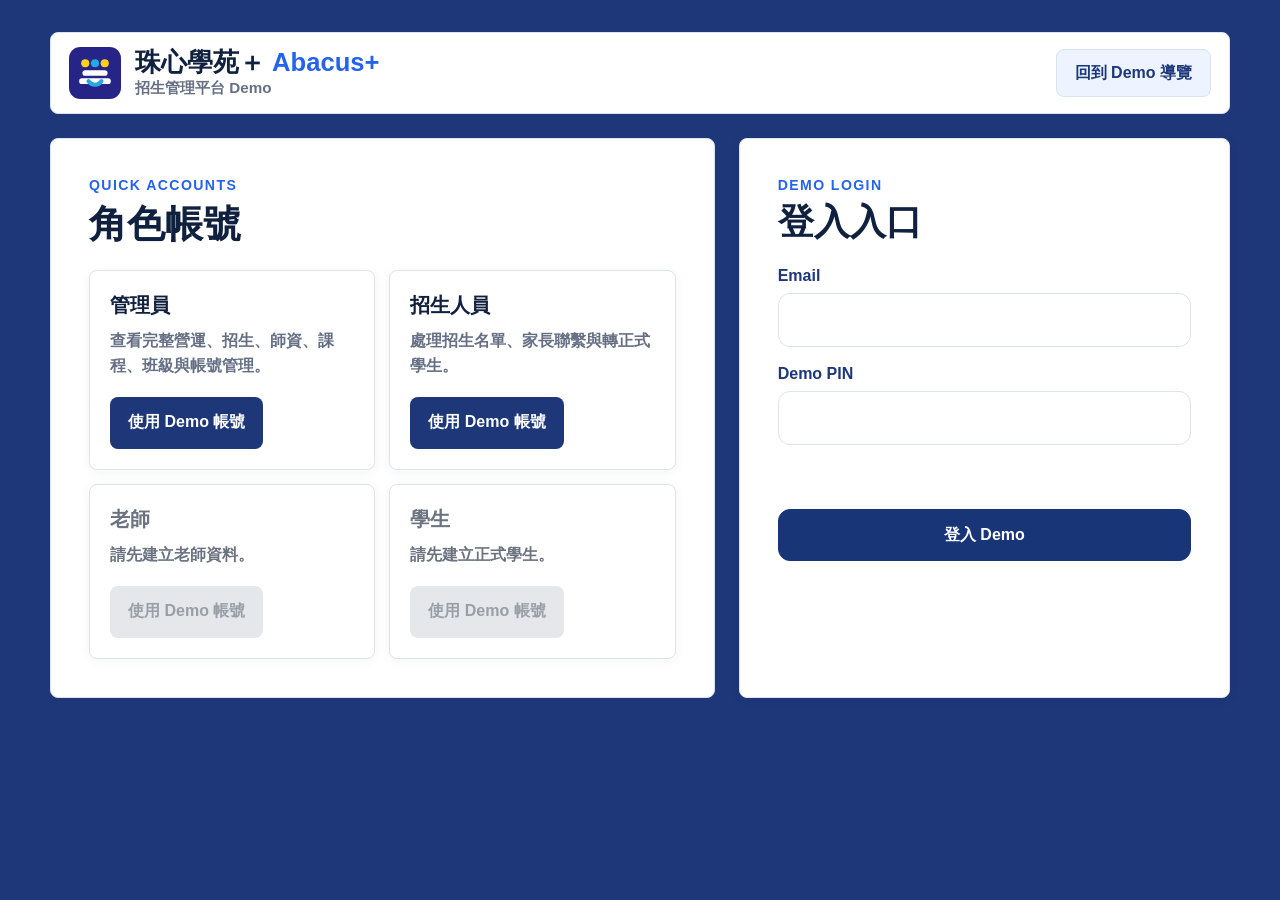
<file: teachers.html>
<!DOCTYPE html>
<html lang="zh-Hant">
<head>
  <meta charset="UTF-8">
  <meta name="viewport" content="width=device-width, initial-scale=1.0">
  <title>珠心學苑＋老師管理 Demo</title>
  <link rel="icon" href="assets/favicon.svg" type="image/svg+xml">
  <link rel="stylesheet" href="css/admin.css?v=20260724-sidebar-fix">
  <link rel="stylesheet" href="css/design-tokens.css">
  <link rel="stylesheet" href="css/layout.css?v=20260724-sidebar-fix">
  <link rel="stylesheet" href="css/components.css">
  <link rel="stylesheet" href="css/admin-theme.css?v=20260724-sidebar-fix">
</head>
<body>
  <div class="admin-shell">
    <aside class="sidebar" id="sidebar">
      <a class="sidebar-brand" href="teachers.html"><strong>珠心學苑＋</strong><span>老師管理 Demo</span></a>
      <nav class="sidebar-nav" aria-label="老師管理選單">
        <a href="#dashboard">儀表板</a><a href="leads.html">招生名單</a><a href="students.html">學生管理</a>
        <a class="is-active" href="teachers.html">老師管理</a><a href="courses.html">課程管理</a><a href="classes.html">班級管理</a>
        <button type="button" data-coming-soon>帳號管理<span>下一階段</span></button><a href="ailead-demo.html">回到招生首頁</a>
      </nav>
    </aside>
    <div class="admin-content">
      <header class="topbar"><button class="menu-toggle" id="menuToggle" type="button" aria-controls="sidebar" aria-expanded="false">選單</button><div><p class="eyebrow">Teacher Management</p><h1>珠心學苑＋老師管理 Demo</h1><p class="demo-notice">本頁為求職作品展示。資料僅儲存在目前瀏覽器 localStorage，不包含正式登入或正式資料庫。</p></div></header>
      <main class="admin-main" id="dashboard">
        <section class="metrics" aria-label="老師統計"><article><span id="totalCount">0</span><p>全部老師</p></article><article><span id="activeCount">0</span><p>在職老師</p></article><article><span id="leaveCount">0</span><p>暫停授課</p></article><article><span id="unassignedCount">0</span><p>尚未指派班級</p></article></section>
        <section class="panel"><div class="panel-heading"><div><p class="eyebrow">Teachers</p><h2>老師列表</h2></div><div class="panel-actions"><button id="seedDemo" type="button">建立 Demo 範例資料</button><button id="newItem" type="button">新增老師</button><button id="exportCsv" type="button">匯出 CSV</button></div></div>
          <div class="toolbar"><label>搜尋<input id="searchInput" type="search" placeholder="老師姓名、電話、Email"></label><label>專長<select id="specialtyFilter"><option value="">全部專長</option></select></label><label>任職狀態<select id="statusFilter"><option value="">全部狀態</option></select></label><button id="clearFilters" type="button">清除篩選</button></div>
          <p class="result-count" id="resultCount" aria-live="polite">目前顯示 0 筆</p><div class="table-wrap"><table aria-label="老師列表"><caption>老師資料管理</caption><thead><tr><th>老師編號</th><th>姓名</th><th>電話</th><th>Email</th><th>教學專長</th><th>負責班級數</th><th>任職狀態</th><th>建立日期</th><th>操作</th></tr></thead><tbody id="tableBody"></tbody></table></div>
          <div id="emptyState" class="empty-state" hidden><h2>目前沒有老師資料</h2><p>請新增老師或建立 Demo 範例資料。</p></div><div id="noResultState" class="empty-state" hidden><h2>找不到符合條件的老師。</h2></div>
        </section>
      </main>
    </div>
  </div>
  <div class="drawer-backdrop" id="drawerBackdrop" hidden></div>
  <aside class="lead-drawer" id="drawer" role="dialog" aria-modal="true" aria-labelledby="drawerTitle" hidden>
    <form id="itemForm"><div class="drawer-header"><div><p class="eyebrow">Teacher Detail</p><h2 id="drawerTitle">老師資料</h2></div><button class="icon-button" id="closeDrawer" type="button" aria-label="關閉">×</button></div>
      <div class="drawer-body"><input type="hidden" id="itemId"><section class="detail-section"><h3>基本資料</h3><div class="form-grid"><label>老師姓名<input id="teacherName" required></label><label>電話<input id="phone"></label><label>Email<input id="email" type="email"></label><label>任職狀態<select id="employmentStatus"></select></label></div><fieldset class="checkbox-field"><legend>教學專長</legend><div id="specialtyChecks" class="checkbox-list"></div></fieldset><label>教師介紹<textarea id="introduction" maxlength="500" rows="4"></textarea></label><p class="char-note"><span id="introCount">0</span> / 500</p><label>內部備註<textarea id="internalNote" maxlength="1000" rows="5"></textarea></label><p class="char-note"><span id="noteCount">0</span> / 1000</p><p class="form-error" id="formError" aria-live="polite"></p></section><section class="detail-section"><h3>目前負責班級</h3><div id="classList" class="detail-list"></div></section></div>
      <div class="drawer-footer"><button type="button" class="secondary-button" id="cancelDrawer">取消</button><button type="submit">儲存</button></div></form>
  </aside>
  <div class="toast" id="liveMessage" aria-live="polite" aria-atomic="true"></div>
  <script src="js/auth.js"></script><script src="js/academic-data.js?v=20260724-academic-data"></script><script src="js/teachers.js?v=20260724-auth"></script>
</body>
</html>
</file>
<file: css/design-tokens.css>
:root {
  --brand-navy: #173577;
  --brand-navy-deep: #10265c;
  --brand-blue: #3f5f9f;
  --brand-primary: #173577;
  --brand-primary-2: #3f5f9f;
  --brand-accent: #8fd3ff;
  --brand-warm: #ffd21f;
  --app-bg: #f3f3f3;
  --card-bg: #ffffff;
  --soft-blue: #edf3fb;
  --bg-main: #f3f3f3;
  --bg-card: #ffffff;
  --bg-soft: #edf3fb;
  --text-primary: #14234f;
  --text-main: #14234f;
  --text-body: #344054;
  --text-secondary: #667085;
  --text-muted: #667085;
  --border: #dce4ef;
  --border-soft: #dce4ef;
  --success: #16a34a;
  --warning: #f59e0b;
  --danger: #dc2626;
  --success-bg: #e7f8ed;
  --success-text: #23824a;
  --info-bg: #eaf1ff;
  --info-text: #2e64c5;
  --danger-bg: #fff0ee;
  --danger-text: #c83b2d;
  --info: #0ea5e9;
  --space-1: 4px;
  --space-2: 8px;
  --space-3: 12px;
  --space-4: 16px;
  --space-5: 20px;
  --space-6: 24px;
  --space-8: 32px;
  --space-10: 40px;
  --radius-sm: 8px;
  --radius-md: 12px;
  --radius-lg: 8px;
  --radius-xl: 12px;
  --shadow-soft: 0 2px 12px rgba(20, 35, 79, .05);
  --shadow-card: 0 2px 12px rgba(20, 35, 79, .06);
  --shadow-pop: 0 22px 58px rgba(20, 35, 79, .18);
  --transition: 160ms ease;
  --font-xs: .78rem;
  --font-sm: .9rem;
  --font-md: 1rem;
  --font-lg: 1.08rem;
  --font-xl: 1.25rem;
  --font-2xl: 1.65rem;
  --font-3xl: 1.65rem;
  --sidebar-width: 280px;
  --topbar-height: 82px;
}

* {
  box-sizing: border-box;
}

html {
  overflow-x: hidden;
}

body {
  color: var(--text-main);
  background: var(--bg-main);
  font-family: "Microsoft JhengHei", "PingFang TC", "Noto Sans TC", system-ui, sans-serif;
  letter-spacing: 0;
}
</file>
<file: css/components.css>
a,
button,
input,
select,
textarea {
  transition: border-color var(--transition), background var(--transition), color var(--transition), box-shadow var(--transition), transform var(--transition);
}

button:focus-visible,
a:focus-visible,
input:focus,
select:focus,
textarea:focus {
  outline: 4px solid rgba(143, 211, 255, .42);
  outline-offset: 3px;
}

.btn-primary,
.primary-button,
button[type="submit"],
.card-button,
.quick-link-card {
  border-radius: var(--radius-md);
}

.btn-primary,
button[type="submit"] {
  border: 1px solid var(--brand-primary);
  background: var(--brand-primary);
  color: #fff;
}

.btn-secondary,
.secondary-button,
.ghost-button {
  border: 1px solid var(--border-soft);
  background: #fff;
  color: var(--brand-primary);
}

button:disabled,
[aria-disabled="true"] {
  opacity: .56;
  cursor: not-allowed;
}

.panel,
.stat-card,
.quick-link-card,
.demo-note,
.portal-card,
.toolbar,
.detail-section,
.conversion-modal,
.drawer,
.student-picker-modal,
.class-drawer,
.role-card,
.flow-list article,
.hero-panel,
.login-card,
.account-card,
.demo-warning {
  border: 1px solid var(--border-soft) !important;
  border-radius: var(--radius-lg) !important;
  background: var(--bg-card) !important;
  box-shadow: var(--shadow-soft) !important;
}

input,
select,
textarea {
  min-height: 48px;
  border: 1px solid var(--border-soft) !important;
  border-radius: var(--radius-md) !important;
  background: #fff;
  color: var(--text-main);
}

label {
  color: var(--brand-primary);
  font-weight: 900;
}

table {
  width: 100%;
  border-collapse: separate;
  border-spacing: 0;
}

thead th {
  background: var(--bg-soft);
  color: #53647f;
  font-size: 13px;
  letter-spacing: 0;
  font-weight: 800;
}

tbody tr {
  background: #fff;
}

tbody tr:hover {
  background: #fbfdff;
}

th,
td {
  border-bottom: 1px solid var(--border-soft);
  padding: 14px 16px;
  color: var(--text-body);
  font-size: 14px;
}

.status-badge,
.badge,
[class*="status-"] {
  border-radius: 999px !important;
  padding: 6px 10px !important;
  display: inline-flex;
  align-items: center;
  gap: 6px;
  font-size: var(--font-xs);
  font-weight: 1000;
}

.status-new,
.status-open,
.status-active {
  background: #eaf7ff !important;
  color: #075985 !important;
}

.status-contacted,
.status-pending_contact,
.status-trial_booked {
  background: #fff7d6 !important;
  color: #854d0e !important;
}

.status-enrolled,
.status-in_progress,
.status-completed {
  background: #dcfce7 !important;
  color: #166534 !important;
}

.status-paused,
.status-withdrawn,
.status-cancelled,
.status-archived,
.status-not_interested {
  background: #fee2e2 !important;
  color: #991b1b !important;
}

.empty-state,
.no-result-state {
  min-height: 220px;
  border: 1px dashed var(--border-soft);
  border-radius: var(--radius-lg);
  display: grid;
  place-items: center;
  padding: var(--space-8);
  color: var(--text-muted);
  background: #fbfdff;
  text-align: center;
}
</file>
<file: css/demo-start.css>
:root {
  --ink: #272487;
  --blue: #1299d5;
  --gold: #ffd11a;
  --text: #172033;
  --muted: #667085;
  --line: #c9dced;
  --soft: #eef7fd;
  --white: #fff;
}

* {
  box-sizing: border-box;
}

body {
  margin: 0;
  color: var(--text);
  background: #f7fbff;
  font-family: "Noto Sans TC", "Microsoft JhengHei", Arial, sans-serif;
}

a {
  color: inherit;
}

button,
input,
select {
  font: inherit;
}

button,
a {
  -webkit-tap-highlight-color: transparent;
}

button:focus-visible,
a:focus-visible {
  outline: 4px solid rgba(255, 209, 26, .74);
  outline-offset: 3px;
}

.demo-hero {
  padding: 22px clamp(16px, 4vw, 48px) 34px;
  background:
    radial-gradient(circle at top right, rgba(255, 211, 42, .42), transparent 34%),
    linear-gradient(135deg, #ffffff 0%, #eef7fd 52%, #f8fbff 100%);
  border-bottom: 1px solid var(--line);
}

.demo-nav,
.hero-grid,
.section {
  width: min(1180px, 100%);
  margin: 0 auto;
}

.demo-nav {
  display: flex;
  align-items: center;
  justify-content: space-between;
  gap: 18px;
  margin-bottom: 34px;
}

.demo-brand {
  display: flex;
  align-items: center;
  gap: 14px;
  color: var(--ink);
  text-decoration: none;
}

.demo-brand img {
  width: 46px;
  height: 46px;
}

.demo-brand strong,
.demo-brand small {
  display: block;
}

.demo-brand strong {
  font-size: 1.15rem;
  letter-spacing: 0;
}

.demo-brand strong::after {
  content: " Abacus+";
  color: var(--brand-accent);
}

.demo-brand small {
  color: var(--muted);
  font-weight: 800;
  letter-spacing: 0;
}

.demo-nav-actions {
  display: flex;
  gap: 10px;
  flex-wrap: wrap;
}

.demo-nav-actions a,
.card-button,
.primary-button,
.secondary-button,
.route-grid a,
.route-grid button,
.page-links a {
  min-height: 46px;
  border: 1px solid var(--line);
  border-radius: 8px;
  padding: 11px 16px;
  display: inline-flex;
  align-items: center;
  justify-content: center;
  color: var(--ink);
  background: var(--white);
  font-weight: 900;
  letter-spacing: 0;
  text-decoration: none;
  cursor: pointer;
}

.hero-grid {
  display: grid;
  grid-template-columns: minmax(0, 1.2fr) minmax(320px, .8fr);
  gap: 28px;
  align-items: stretch;
}

.eyebrow {
  color: var(--blue);
  font-size: .88rem;
  font-weight: 900;
  letter-spacing: .02em;
}

h1,
h2,
h3,
p {
  margin-top: 0;
}

h1 {
  max-width: 760px;
  margin-bottom: 16px;
  color: var(--brand-primary);
  font-size: clamp(1.95rem, 3vw, 2.85rem);
  line-height: 1.24;
  letter-spacing: 0;
}

h2 {
  color: var(--ink);
  font-size: clamp(1.28rem, 2vw, 1.65rem);
  line-height: 1.32;
  letter-spacing: 0;
}

h3 {
  color: var(--ink);
  font-size: 1.25rem;
  letter-spacing: 0;
}

.hero-grid p {
  max-width: 760px;
  color: #344054;
  font-size: .96rem;
  font-weight: 800;
  line-height: 1.75;
  letter-spacing: 0;
}

.warning {
  color: #b42318 !important;
}

.hero-actions {
  display: flex;
  gap: 12px;
  flex-wrap: wrap;
  margin: 22px 0 14px;
}

.primary-button {
  border-color: var(--gold);
  background: var(--brand-primary);
  color: #fff;
}

.secondary-button {
  background: #fff;
}

.status-box,
.hero-panel,
.role-card,
.flow-list article,
.section,
.inline-message {
  border: 1px solid var(--line);
  border-radius: 8px;
  background: rgba(255, 255, 255, .9);
}

.status-box {
  padding: 14px 16px;
  font-weight: 900;
  letter-spacing: 0;
}

.status-box.is-ready {
  border-color: rgba(18, 153, 213, .45);
  background: #edf9ff;
  color: var(--ink);
}

.status-box.is-missing {
  border-color: rgba(255, 209, 26, .9);
  background: #fff9dc;
  color: #7a4a00;
}

.hero-panel {
  padding: 28px;
  border-color: rgba(23, 53, 119, .18) !important;
  background: #173577 !important;
  color: #fff !important;
  box-shadow: 0 20px 50px rgba(23, 53, 119, .18) !important;
}

.hero-panel h2 {
  max-width: 13em;
  margin-bottom: 22px;
  color: #fff !important;
}

.hero-panel p {
  color: rgba(255, 255, 255, .86) !important;
}

.section {
  margin-top: 22px;
  padding: clamp(20px, 4vw, 36px);
}

.section-heading {
  max-width: 760px;
  margin-bottom: 22px;
}

.section-heading p {
  color: var(--muted);
  font-weight: 800;
  letter-spacing: 0;
}

.role-grid {
  display: grid;
  grid-template-columns: repeat(auto-fit, minmax(220px, 1fr));
  gap: 16px;
}

.role-card {
  position: relative;
  padding: 20px;
  display: flex;
  flex-direction: column;
  gap: 14px;
}

.role-card::before {
  content: "";
  width: 50px;
  height: 50px;
  border-radius: 999px;
  display: grid;
  place-items: center;
  background: #edf9ff;
  background-color: #edf9ff;
  background-position: center;
  background-repeat: no-repeat;
  background-size: 28px 28px;
}

.role-card:nth-child(1)::before {
  background-image: url("data:image/svg+xml,%3Csvg viewBox='0 0 24 24' xmlns='http://www.w3.org/2000/svg'%3E%3Cpath fill='%23173577' d='M12 3 3.5 10.2a1 1 0 0 0 1.3 1.5L5 11.5V20a1 1 0 0 0 1 1h4v-6h4v6h4a1 1 0 0 0 1-1v-8.5l.2.2a1 1 0 1 0 1.3-1.5L12 3Z'/%3E%3C/svg%3E");
}

.role-card:nth-child(2)::before {
  background-color: #edf9ff;
  background-image: url("data:image/svg+xml,%3Csvg viewBox='0 0 24 24' xmlns='http://www.w3.org/2000/svg'%3E%3Cpath fill='%23173577' d='M5 4h12a2 2 0 0 1 2 2v7.1a6.5 6.5 0 0 0-2-.1V7H7v10h6.1a6.5 6.5 0 0 0 .6 2H5V4Zm4 5h6v2H9V9Zm0 4h4v2H9v-2Zm9 2a1 1 0 0 1 1 1v2h2a1 1 0 1 1 0 2h-2v2a1 1 0 1 1-2 0v-2h-2a1 1 0 1 1 0-2h2v-2a1 1 0 0 1 1-1Z'/%3E%3C/svg%3E");
}

.role-card:nth-child(3)::before {
  background-color: #edf9ff;
  background-image: url("data:image/svg+xml,%3Csvg viewBox='0 0 24 24' xmlns='http://www.w3.org/2000/svg'%3E%3Cpath fill='%23173577' d='M12 3a3 3 0 0 1 2.9 2.25 7.3 7.3 0 0 1 1.75 1L19 5.9l1.2 2.1-1.45 1.85c.16.52.25 1.06.25 1.65s-.09 1.13-.25 1.65L20.2 15 19 17.1l-2.35-.35a7.3 7.3 0 0 1-1.75 1A3 3 0 0 1 12 20a3 3 0 0 1-2.9-2.25 7.3 7.3 0 0 1-1.75-1L5 17.1 3.8 15l1.45-1.85A5.7 5.7 0 0 1 5 11.5c0-.59.09-1.13.25-1.65L3.8 8 5 5.9l2.35.35a7.3 7.3 0 0 1 1.75-1A3 3 0 0 1 12 3Zm0 5.5a3 3 0 1 0 0 6 3 3 0 0 0 0-6Z'/%3E%3C/svg%3E");
}

.role-card:nth-child(4)::before {
  background-color: #edf9ff;
  background-image: url("data:image/svg+xml,%3Csvg viewBox='0 0 24 24' xmlns='http://www.w3.org/2000/svg'%3E%3Cpath fill='%23173577' d='M12 3 3 7l9 4 7-3.1V14h2V7L12 3Zm-5 8.5V15c0 2.2 3 4 5 4s5-1.8 5-4v-3.5L12 14l-5-2.5Z'/%3E%3C/svg%3E");
}

.role-card:nth-child(5)::before {
  background-color: #edf9ff;
  background-image: url("data:image/svg+xml,%3Csvg viewBox='0 0 24 24' xmlns='http://www.w3.org/2000/svg'%3E%3Cpath fill='%23173577' d='M12 4a4 4 0 1 1 0 8 4 4 0 0 1 0-8Zm0 10c4.4 0 8 2.5 8 5.5A1.5 1.5 0 0 1 18.5 21h-13A1.5 1.5 0 0 1 4 19.5C4 16.5 7.6 14 12 14Z'/%3E%3C/svg%3E");
}

.role-card ul {
  margin: 0;
  padding-left: 20px;
  color: #475467;
  font-weight: 800;
  line-height: 1.65;
  letter-spacing: 0;
}

.role-card .card-button {
  margin-top: auto;
  width: 100%;
  background: var(--brand-primary);
  color: #fff;
  border-color: var(--ink);
}

.role-card .card-button[disabled],
.route-grid button[disabled] {
  background: #d0d5dd;
  border-color: #d0d5dd;
  color: #475467;
  cursor: not-allowed;
}

.inline-message {
  margin: 18px 0 0;
  padding: 14px 16px;
  color: var(--ink);
  font-weight: 900;
  letter-spacing: 0;
}

.inline-message:empty {
  display: none;
}

.flow-list {
  display: grid;
  grid-template-columns: repeat(auto-fit, minmax(280px, 1fr));
  gap: 16px;
}

.flow-list article {
  padding: 18px;
}

.flow-list article > span {
  width: 38px;
  height: 38px;
  margin-bottom: 12px;
  display: grid;
  place-items: center;
  border-radius: 999px;
  background: var(--gold);
  color: #101828;
  font-weight: 1000;
}

.flow-list p {
  color: #475467;
  font-weight: 800;
  line-height: 1.55;
  letter-spacing: 0;
}

.system-flow-section {
  overflow: hidden;
}

.flow-map-button {
  min-height: 48px;
  border: 1px solid var(--brand-primary);
  border-radius: 8px;
  padding: 12px 18px;
  color: #fff;
  background: var(--brand-primary);
  font-weight: 900;
}

.hero-actions .flow-map-button {
  min-height: 46px;
  padding: 11px 16px;
}

.flow-map-dialog {
  width: min(1120px, calc(100vw - 32px));
  max-height: min(860px, calc(100vh - 32px));
  border: 1px solid var(--line);
  border-radius: 16px;
  padding: 0;
  color: var(--text);
  background: #fff;
  box-shadow: 0 28px 70px rgba(23, 53, 119, .28);
}

.flow-map-dialog::backdrop {
  background: rgba(23, 53, 119, .38);
  backdrop-filter: blur(3px);
}

.flow-map-modal {
  max-height: inherit;
  overflow: visible;
}

.flow-map-modal-header {
  position: sticky;
  top: 0;
  z-index: 1;
  min-height: 76px;
  border-bottom: 1px solid var(--line);
  display: flex;
  align-items: center;
  justify-content: space-between;
  gap: 16px;
  padding: 18px 22px;
  background: #fff;
}

.flow-map-modal-header h2 {
  margin: 2px 0 0;
}

.flow-map-close {
  width: 42px;
  height: 42px;
  border: 1px solid var(--line);
  border-radius: 999px;
  display: grid;
  place-items: center;
  color: var(--ink);
  background: #fff;
  font-size: 28px;
  line-height: 1;
  font-weight: 800;
}

.flow-image-viewer {
  padding: 18px;
  background: #f8fbff;
}

.flow-image-slide {
  margin: 0;
  display: none;
  place-items: center;
  min-height: min(68vh, 640px);
  border: 1px solid var(--line);
  border-radius: 8px;
  background: #fff;
}

.flow-image-slide.is-active {
  display: grid;
}

.flow-image-slide img {
  display: block;
  width: 100%;
  max-width: 100%;
  max-height: min(68vh, 640px);
  object-fit: contain;
}

.flow-image-controls {
  margin-top: 14px;
  display: flex;
  align-items: center;
  justify-content: center;
  gap: 12px;
}

.flow-image-controls button {
  min-height: 42px;
  border: 1px solid var(--line);
  border-radius: 8px;
  padding: 9px 14px;
  color: var(--ink);
  background: #fff;
  font-weight: 900;
}

.flow-image-controls span {
  min-width: 64px;
  color: var(--muted);
  font-weight: 900;
  text-align: center;
}

.flow-tree {
  padding: 22px;
  background:
    linear-gradient(rgba(18, 153, 213, .06) 1px, transparent 1px),
    linear-gradient(90deg, rgba(18, 153, 213, .06) 1px, transparent 1px),
    #f8fbff;
  background-size: 28px 28px;
}

.flow-tree-row {
  display: grid;
  place-items: center;
  margin-bottom: 14px;
}

.flow-tree-node,
.flow-tree-card,
.flow-process article {
  border: 1px solid var(--line);
  border-radius: 8px;
  background: #fff;
  box-shadow: 0 2px 12px rgba(20, 35, 79, .06);
}

.flow-tree-node {
  min-width: min(100%, 360px);
  padding: 14px 18px;
  text-align: center;
}

.flow-tree-node strong,
.flow-tree-node span,
.flow-process strong,
.flow-process small {
  display: block;
}

.flow-tree-node strong,
.flow-tree-card h3,
.flow-process strong {
  color: var(--ink);
}

.flow-tree-node span,
.flow-tree-card p,
.flow-tree-card li,
.flow-process small {
  color: var(--muted);
  font-weight: 800;
}

.flow-tree-node.is-decision {
  border-color: var(--gold);
  background: #fff9dc;
}

.flow-tree-branches {
  position: relative;
  display: grid;
  grid-template-columns: repeat(auto-fit, minmax(210px, 1fr));
  gap: 14px;
  margin: 18px 0 22px;
}

.flow-tree-card {
  padding: 16px;
}

.flow-tree-card h3 {
  margin-bottom: 8px;
  font-size: 1.05rem;
}

.flow-tree-card p {
  margin-bottom: 12px;
  line-height: 1.55;
}

.flow-tree-card ul {
  margin: 0;
  padding-left: 18px;
  line-height: 1.55;
}

.flow-tree-card.is-public { border-top: 5px solid #8fd3ff; }
.flow-tree-card.is-admissions { border-top: 5px solid var(--gold); }
.flow-tree-card.is-admin { border-top: 5px solid #b8a9ff; }
.flow-tree-card.is-teacher { border-top: 5px solid #83e6b0; }
.flow-tree-card.is-student { border-top: 5px solid #c7a6ff; }

.flow-process {
  display: grid;
  grid-template-columns: repeat(auto-fit, minmax(150px, 1fr));
  gap: 10px;
}

.flow-process article {
  min-height: 118px;
  padding: 14px;
}

.flow-process span {
  width: 30px;
  height: 30px;
  margin-bottom: 10px;
  border-radius: 999px;
  display: grid;
  place-items: center;
  color: #101828;
  background: var(--gold);
  font-weight: 1000;
}

.route-grid,
.page-links div {
  display: grid;
  grid-template-columns: repeat(auto-fit, minmax(230px, 1fr));
  gap: 12px;
}

.route-grid a,
.route-grid button {
  text-align: left;
  justify-content: flex-start;
}

.page-links a {
  background: var(--soft);
}

@media (max-width: 820px) {
  .demo-nav,
  .hero-grid {
    grid-template-columns: 1fr;
  }

  .demo-nav {
    align-items: flex-start;
    flex-direction: column;
    margin-bottom: 34px;
  }

  .demo-nav-actions a,
  .hero-actions button {
    width: 100%;
  }

  .flow-map-dialog {
    width: calc(100vw - 20px);
    max-height: calc(100vh - 20px);
  }

  .flow-map-modal-header,
  .flow-tree {
    padding: 16px;
  }
}
</file>
<file: css/admin.css>
:root {
  --navy: #10184d;
  --deep: #27257f;
  --blue: #078ed0;
  --cyan: #35d4ff;
  --yellow: #ffd018;
  --bg: #edf5fb;
  --panel: #ffffff;
  --ink: #172033;
  --muted: #667085;
  --line: #d5e3ee;
  --danger: #b42318;
  --success: #15803d;
  --warning: #b7791f;
  --shadow: 0 18px 42px rgba(16, 24, 77, .12);
}

.auth-user-box {
  margin: 12px 14px 18px;
  padding: 14px;
  border: 1px solid rgba(255, 255, 255, .16);
  border-radius: 8px;
  color: #fff;
  background: rgba(255, 255, 255, .08);
}

.auth-user-box span,
.auth-user-box small {
  display: block;
  color: rgba(255, 255, 255, .72);
  font-weight: 800;
}

.auth-user-box strong {
  display: block;
  margin: 4px 0;
  font-size: 1.02rem;
}

.auth-user-box div {
  display: flex;
  gap: 8px;
  margin-top: 10px;
}

.auth-user-box a,
.auth-user-box button {
  border: 1px solid rgba(255, 255, 255, .28);
  border-radius: 8px;
  padding: 8px 10px;
  color: #fff;
  background: transparent;
  font: inherit;
  font-weight: 900;
  text-decoration: none;
  cursor: pointer;
}

.auth-blocked {
  min-height: 100vh;
  display: grid;
  place-content: center;
  gap: 10px;
  padding: 24px;
  color: #272487;
  text-align: center;
  background: #eef7fd;
}

.dashboard-grid,
.quick-link-grid {
  display: grid;
  grid-template-columns: repeat(auto-fit, minmax(180px, 1fr));
  gap: 16px;
  margin-bottom: 20px;
}

.stat-card,
.quick-link-card,
.demo-note {
  border: 1px solid #c9dced;
  border-radius: 8px;
  background: #fff;
  padding: 18px;
}

.stat-card span,
.quick-link-card span {
  display: block;
  color: #667085;
  font-weight: 800;
}

.stat-card strong {
  display: block;
  margin-top: 8px;
  color: #272487;
  font-size: 2rem;
}

.quick-link-card {
  color: #101828;
  text-decoration: none;
}

.quick-link-card strong {
  display: block;
  margin-bottom: 8px;
  color: #272487;
}

.demo-note {
  margin-top: 20px;
  color: #344054;
  font-weight: 800;
  background: #eef7fd;
}

.compact-form {
  display: grid;
  grid-template-columns: repeat(auto-fit, minmax(180px, 1fr));
  gap: 14px;
  align-items: end;
}

.compact-form label {
  display: grid;
  gap: 8px;
  color: #272487;
  font-weight: 900;
}

.table-input {
  width: 100%;
  min-height: 40px;
  border: 1px solid #c9dced;
  border-radius: 8px;
  padding: 8px 10px;
  font: inherit;
  font-weight: 800;
}

.table-actions {
  display: flex;
  gap: 8px;
  flex-wrap: wrap;
}

* { box-sizing: border-box; }

html { overflow-x: hidden; }

body {
  margin: 0;
  min-width: 0;
  color: var(--ink);
  background:
    radial-gradient(120% 70% at 80% 0%, rgba(53, 212, 255, .16), transparent 58%),
    var(--bg);
  font-family: -apple-system, BlinkMacSystemFont, "Segoe UI", "Noto Sans TC", "Microsoft JhengHei", sans-serif;
  line-height: 1.55;
}

body.drawer-open { overflow: hidden; }

button,
input,
select,
textarea { font: inherit; }

button,
a,
select,
input,
textarea { outline-offset: 3px; }

:focus-visible { outline: 3px solid rgba(255, 208, 24, .9); }

button {
  cursor: pointer;
  border: 0;
  border-radius: 8px;
  padding: 10px 14px;
  color: white;
  background: var(--deep);
  font-weight: 900;
}

button:disabled {
  cursor: not-allowed;
  opacity: .55;
  filter: grayscale(.2);
}

button:hover,
a:hover { filter: brightness(1.04); }

a { color: inherit; text-decoration: none; }

.admin-shell {
  display: grid;
  grid-template-columns: 260px minmax(0, 1fr);
}

.sidebar {
  position: sticky;
  top: 0;
  align-self: stretch;
  padding: 22px 16px;
  color: white;
  background: linear-gradient(180deg, var(--navy), #24217a);
  box-shadow: 12px 0 28px rgba(16, 24, 77, .14);
}

.sidebar-brand {
  display: grid;
  gap: 2px;
  padding: 12px 12px 20px;
  border-bottom: 1px solid rgba(255, 255, 255, .18);
}

.sidebar-brand strong {
  color: #ff7a00;
  font-size: 1.7rem;
  font-style: italic;
  text-shadow: 1px 1px 0 white, 2px 2px 0 #20b6e9;
}

.sidebar-brand span {
  color: #dce9ff;
  font-size: .95rem;
  font-weight: 850;
}

.sidebar-nav {
  display: grid;
  gap: 8px;
  margin-top: 22px;
}

.sidebar-nav a,
.sidebar-nav button {
  min-height: 44px;
  display: flex;
  align-items: center;
  justify-content: space-between;
  gap: 10px;
  padding: 10px 12px;
  border-radius: 8px;
  color: #eef6ff;
  background: transparent;
  text-align: left;
  font-weight: 900;
}

.sidebar-nav a.is-active,
.sidebar-nav button:hover,
.sidebar-nav a:hover {
  background: rgba(255, 255, 255, .12);
}

.sidebar-nav span {
  color: var(--yellow);
  font-size: .78rem;
  white-space: nowrap;
}

.admin-content {
  min-width: 0;
}

.topbar {
  display: flex;
  gap: 18px;
  align-items: flex-start;
  padding: 30px clamp(18px, 4vw, 48px);
  color: white;
  background:
    radial-gradient(80% 90% at 92% 12%, rgba(255, 208, 24, .24), transparent 55%),
    linear-gradient(135deg, var(--deep), var(--blue));
}

.menu-toggle {
  display: none;
  flex: 0 0 auto;
  color: var(--navy);
  background: var(--yellow);
}

.eyebrow {
  margin: 0 0 6px;
  color: var(--yellow);
  font-size: .82rem;
  line-height: 1.2;
  font-weight: 950;
  text-transform: uppercase;
  letter-spacing: .06em;
}

.topbar h1 {
  margin: 0;
  font-size: clamp(2rem, 4vw, 3.2rem);
  line-height: 1.08;
  font-weight: 950;
  letter-spacing: 0;
}

.demo-notice {
  max-width: 880px;
  margin: 12px 0 0;
  color: #eaf7ff;
  font-weight: 850;
}

.admin-main {
  width: min(1240px, calc(100% - 32px));
  margin: 24px auto 64px;
}

.metrics {
  display: grid;
  grid-template-columns: repeat(4, minmax(0, 1fr));
  gap: 16px;
  margin-bottom: 20px;
}

.metrics article,
.panel {
  background: var(--panel);
  border: 1px solid var(--line);
  border-radius: 12px;
  box-shadow: var(--shadow);
}

.metrics article {
  padding: 20px;
  border-top: 8px solid var(--yellow);
}

.metrics span {
  display: block;
  color: var(--deep);
  font-size: 2.25rem;
  line-height: 1;
  font-weight: 950;
}

.metrics p {
  margin: 8px 0 0;
  color: var(--muted);
  font-weight: 900;
}

.panel {
  padding: 20px;
}

.panel-heading {
  display: flex;
  align-items: center;
  justify-content: space-between;
  gap: 16px;
  margin-bottom: 18px;
}

.panel-heading h2 {
  margin: 0;
  color: var(--deep);
  font-size: clamp(1.6rem, 3vw, 2.2rem);
}

.panel-heading .eyebrow {
  color: var(--blue);
}

.panel-actions {
  display: flex;
  flex-wrap: wrap;
  gap: 10px;
}

.panel-actions button,
.toolbar button,
.empty-state a,
.drawer-footer button {
  min-height: 42px;
}

#exportCsv,
.drawer-footer button[type="submit"] {
  color: #101010;
  background: var(--yellow);
}

.toolbar {
  display: grid;
  grid-template-columns: minmax(220px, 1.4fr) repeat(3, minmax(150px, 1fr)) auto;
  gap: 12px;
  align-items: end;
  padding: 14px;
  background: #f5faff;
  border: 1px solid var(--line);
  border-radius: 10px;
}

label {
  display: block;
  color: var(--deep);
  font-size: .92rem;
  font-weight: 950;
}

input,
select,
textarea {
  width: 100%;
  min-height: 42px;
  margin-top: 6px;
  padding: 10px 11px;
  color: var(--ink);
  background: white;
  border: 1px solid #bfd3e3;
  border-radius: 8px;
}

input[type="date"],
input[type="time"],
input[type="datetime-local"] {
  cursor: pointer;
}

textarea {
  resize: vertical;
}

.result-count {
  margin: 14px 0;
  color: var(--muted);
  font-weight: 850;
}

.table-wrap {
  max-width: 100%;
  overflow-x: auto;
  border: 1px solid var(--line);
  border-radius: 10px;
}

table {
  width: 100%;
  min-width: 1180px;
  border-collapse: collapse;
  background: white;
}

caption {
  width: 1px;
  height: 1px;
  position: absolute;
  overflow: hidden;
  clip: rect(0 0 0 0);
}

th,
td {
  padding: 12px;
  border-bottom: 1px solid var(--line);
  text-align: left;
  vertical-align: top;
}

th {
  color: var(--deep);
  background: #eef7ff;
  font-size: .9rem;
  white-space: nowrap;
}

td {
  color: #344054;
  font-size: .94rem;
}

.status-badge {
  display: inline-flex;
  align-items: center;
  min-height: 28px;
  padding: 4px 10px;
  border-radius: 999px;
  font-size: .82rem;
  font-weight: 950;
  white-space: nowrap;
}

.status-new { color: #1d4ed8; background: #dbeafe; }
.status-pending_contact { color: #92400e; background: #fef3c7; }
.status-contacted { color: #075985; background: #e0f2fe; }
.status-trial_booked { color: #6d28d9; background: #ede9fe; }
.status-enrolled { color: #166534; background: #dcfce7; }
.status-not_interested { color: #991b1b; background: #fee2e2; }

.row-actions {
  display: grid;
  grid-template-columns: max-content minmax(136px, 1fr) max-content;
  gap: 8px;
  align-items: center;
}

.row-actions button,
.row-actions select {
  margin-top: 0;
  min-height: 36px;
  padding: 7px 10px;
  font-size: .86rem;
}

.danger {
  background: var(--danger);
}

.empty-state {
  margin-top: 16px;
  padding: 46px 16px;
  text-align: center;
  background: #f7fbff;
  border: 1px dashed #b6d6ee;
  border-radius: 10px;
}

.empty-state h2 {
  margin: 0 0 8px;
  color: var(--deep);
}

.empty-state p {
  margin: 0 0 18px;
  color: var(--muted);
  font-weight: 850;
}

.empty-state a {
  display: inline-flex;
  align-items: center;
  color: #101010;
  background: var(--yellow);
  font-weight: 950;
  border-radius: 8px;
  padding: 10px 14px;
}

.drawer-backdrop {
  position: fixed;
  inset: 0;
  z-index: 80;
  background: rgba(8, 16, 44, .46);
}

.modal-backdrop {
  position: fixed;
  inset: 0;
  z-index: 100;
  background: rgba(8, 16, 44, .54);
}

.lead-drawer {
  position: fixed;
  top: 0;
  right: 0;
  z-index: 90;
  width: min(620px, 100%);
  height: 100vh;
  overflow-y: auto;
  background: white;
  box-shadow: -18px 0 42px rgba(16, 24, 77, .25);
}

.class-drawer {
  width: min(1120px, calc(100vw - 48px));
  max-width: 1120px;
  overflow: hidden;
}

.class-drawer form {
  height: 100%;
  min-height: 0;
  display: flex;
  flex-direction: column;
}

.class-drawer .drawer-header,
.class-drawer .drawer-footer {
  flex: 0 0 auto;
  padding: 24px 30px;
}

.class-drawer .drawer-body {
  min-height: 0;
  flex: 1 1 auto;
  overflow-y: auto;
  gap: 22px;
  padding: 26px 30px;
}

.class-drawer .detail-section {
  padding: 22px;
}

.class-drawer .detail-section h3 {
  margin-bottom: 18px;
}

.class-form-grid {
  gap: 16px 18px;
}

.class-full-row {
  grid-column: 1 / -1;
}

.conversion-modal {
  position: fixed;
  left: 50%;
  top: 50%;
  z-index: 115;
  width: min(760px, calc(100% - 40px));
  max-height: min(720px, calc(100vh - 40px));
  display: flex;
  flex-direction: column;
  overflow: hidden;
  background: white;
  border: 1px solid var(--line);
  border-radius: 14px;
  box-shadow: 0 28px 68px rgba(16, 24, 77, .32);
  transform: translate(-50%, -50%);
}

.student-picker-modal {
  width: min(1100px, calc(100vw - 48px));
  max-width: 1100px;
  max-height: min(760px, calc(100vh - 48px));
}

.modal-backdrop[hidden],
.conversion-modal[hidden] {
  display: none !important;
}

.conversion-modal:not([hidden]) {
  display: flex;
}

.conversion-modal form {
  width: 100%;
  min-height: 0;
  display: flex;
  flex-direction: column;
}

.conversion-modal .drawer-header,
.conversion-modal .drawer-footer {
  position: static;
  flex: 0 0 auto;
}

.conversion-modal .drawer-body {
  min-height: 0;
  overflow-y: auto;
  padding: 18px 22px;
  background: #f8fcff;
}

.drawer-header,
.drawer-footer {
  position: sticky;
  z-index: 1;
  display: flex;
  align-items: center;
  justify-content: space-between;
  gap: 16px;
  padding: 18px 22px;
  background: white;
  border-bottom: 1px solid var(--line);
}

.drawer-header {
  top: 0;
}

.drawer-footer {
  bottom: 0;
  border-top: 1px solid var(--line);
  border-bottom: 0;
}

.drawer-header .eyebrow {
  color: var(--blue);
}

.drawer-header h2 {
  margin: 0;
  color: var(--deep);
}

.icon-button {
  width: 42px;
  height: 42px;
  padding: 0;
  display: grid;
  place-items: center;
  border-radius: 50%;
  color: white;
  background: var(--deep);
  font-size: 1.7rem;
  line-height: 1;
}

.drawer-body {
  display: grid;
  gap: 16px;
  padding: 20px 22px;
}

.detail-section {
  padding: 16px;
  border: 1px solid var(--line);
  border-radius: 10px;
  background: #f8fcff;
}

.detail-section h3 {
  margin: 0 0 14px;
  color: var(--deep);
}

.detail-list {
  display: grid;
  gap: 9px;
  margin: 0;
}

.detail-list div {
  display: grid;
  grid-template-columns: 130px minmax(0, 1fr);
  gap: 12px;
}

.detail-list dt {
  color: var(--muted);
  font-weight: 900;
}

.detail-list dd {
  margin: 0;
  color: var(--ink);
  word-break: break-word;
}

.detail-section label + label {
  margin-top: 12px;
}

.conversion-section {
  background: #fffdf0;
  border-color: #f2d66d;
}

.conversion-section p {
  margin: 0 0 12px;
  color: var(--muted);
  font-weight: 850;
}

.form-grid {
  display: grid;
  grid-template-columns: 1fr 1fr;
  gap: 12px;
}

.checkbox-field {
  margin: 14px 0;
  padding: 14px;
  border: 1px dashed #b6d6ee;
  border-radius: 10px;
  background: white;
}

.checkbox-field legend {
  color: var(--deep);
  font-weight: 950;
}

.checkbox-list {
  display: flex;
  flex-wrap: wrap;
  gap: 8px 12px;
}

.checkbox-list label {
  display: inline-flex;
  align-items: center;
  gap: 6px;
  min-height: 36px;
  padding: 7px 10px;
  border-radius: 8px;
  background: #f5faff;
}

.checkbox-list input {
  width: auto;
  min-height: auto;
  margin: 0;
}

.compact-table {
  margin-top: 12px;
}

.compact-table table {
  min-width: 760px;
}

.student-options {
  display: grid;
  gap: 10px;
  margin-top: 12px;
}

.student-option {
  display: grid;
  grid-template-columns: minmax(0, 1fr) auto;
  align-items: center;
  justify-content: space-between;
  gap: 12px;
  padding: 12px;
  border: 1px solid var(--line);
  border-radius: 10px;
  background: white;
}

.student-option p {
  margin: 4px 0 0;
  color: var(--muted);
  font-weight: 800;
}

.student-empty-state {
  padding: 18px;
  color: var(--muted);
  background: white;
  border: 1px dashed #b6d6ee;
  border-radius: 10px;
  font-weight: 850;
}

.student-empty-state strong {
  display: block;
  margin-bottom: 6px;
  color: var(--deep);
}

.student-empty-state p {
  margin: 0 0 12px;
}

.form-error {
  min-height: 1.5em;
  margin: 8px 0 0;
  color: var(--danger);
  font-weight: 900;
}

.conversion-success {
  margin-top: 12px;
  padding: 14px;
  color: #166534;
  background: #dcfce7;
  border: 1px solid #86efac;
  border-radius: 10px;
  font-weight: 850;
}

.conversion-success h3 {
  margin: 0 0 6px;
}

.conversion-success p {
  margin: 0 0 10px;
}

.button-link {
  display: inline-flex;
  align-items: center;
  min-height: 38px;
  padding: 8px 12px;
  color: #101010;
  background: var(--yellow);
  border-radius: 8px;
  font-weight: 950;
}

.char-note {
  margin: 6px 0 0;
  color: var(--muted);
  text-align: right;
  font-size: .88rem;
  font-weight: 850;
}

.secondary-button {
  color: var(--deep);
  background: #eef6ff;
}

.toast {
  position: fixed;
  left: 50%;
  bottom: 24px;
  z-index: 120;
  max-width: min(420px, calc(100% - 32px));
  padding: 12px 16px;
  color: white;
  background: var(--deep);
  border-radius: 999px;
  box-shadow: var(--shadow);
  font-weight: 900;
  opacity: 0;
  transform: translate(-50%, 12px);
  pointer-events: none;
  transition: opacity .2s ease, transform .2s ease;
}

.toast.is-visible {
  opacity: 1;
  transform: translate(-50%, 0);
}

.sr-only {
  position: absolute;
  width: 1px;
  height: 1px;
  padding: 0;
  margin: -1px;
  overflow: hidden;
  clip: rect(0, 0, 0, 0);
  white-space: nowrap;
  border: 0;
}

@media (max-width: 1120px) {
  .admin-shell {
    grid-template-columns: 1fr;
  }

  .sidebar {
    position: fixed;
    left: 0;
    top: 0;
    z-index: 110;
    width: min(300px, 86vw);
    transform: translateX(-105%);
    transition: transform .2s ease;
  }

  .sidebar.is-open {
    transform: translateX(0);
  }

  .menu-toggle {
    display: inline-flex;
    align-items: center;
  }

  .metrics {
    grid-template-columns: repeat(2, minmax(0, 1fr));
  }

  .toolbar {
    grid-template-columns: 1fr 1fr;
  }
}

@media (max-width: 768px) {
  .class-form-grid {
    grid-template-columns: 1fr;
  }
}

@media (max-width: 680px) {
  .topbar {
    padding: 18px 14px;
  }

  .admin-main {
    width: min(100% - 20px, 1240px);
    margin-top: 14px;
  }

  .metrics,
  .toolbar {
    grid-template-columns: 1fr;
  }

  .panel,
  .metrics article {
    border-radius: 10px;
  }

  .panel-heading,
  .drawer-footer {
    align-items: stretch;
    flex-direction: column;
  }

  .panel-actions {
    display: grid;
    grid-template-columns: 1fr 1fr;
  }

  .detail-list div {
    grid-template-columns: 1fr;
    gap: 2px;
  }

  .form-grid {
    grid-template-columns: 1fr;
  }

  .lead-drawer {
    width: 100%;
  }

  .class-drawer {
    width: calc(100% - 24px);
    max-height: calc(100vh - 24px);
    top: 12px;
    right: 12px;
    height: calc(100vh - 24px);
    border-radius: 12px;
  }

  .class-drawer .drawer-header,
  .class-drawer .drawer-footer {
    padding: 16px;
  }

  .class-drawer .drawer-body {
    padding: 16px;
  }

  .class-drawer .detail-section {
    padding: 14px;
  }

  .conversion-modal {
    width: calc(100% - 20px);
    max-height: calc(100vh - 20px);
  }

  .student-option {
    grid-template-columns: 1fr;
  }
}

@media (max-width: 480px) {
  .class-drawer,
  .student-picker-modal {
    width: calc(100vw - 24px);
    max-width: calc(100vw - 24px);
  }

  .student-picker-modal {
    max-height: calc(100vh - 24px);
  }
}
</file>
<file: css/layout.css>
.admin-shell {
  display: grid;
  grid-template-columns: 270px minmax(0, 1fr);
  background: linear-gradient(90deg, #1d3779 0 270px, #f3f3f3 270px 100%);
}

.sidebar {
  position: sticky;
  top: 0;
  align-self: stretch;
  overflow-y: auto;
  display: flex;
  flex-direction: column;
  padding: 0;
  background: #1d3779;
  color: #fff;
  z-index: 30;
}

.admin-main {
  min-width: 0;
  padding: 34px;
  background: #f3f3f3;
}

.admin-topbar {
  position: sticky;
  top: 0;
  z-index: 20;
  min-height: 72px;
  display: flex;
  align-items: center;
  justify-content: space-between;
  gap: var(--space-4);
  margin: -34px -34px 34px;
  padding: 0 30px;
  border: 0;
  border-bottom: 1px solid var(--border);
  border-radius: 0;
  background: #fff;
  box-shadow: none;
}

.admin-topbar > div:first-of-type {
  min-width: 0;
}

.admin-topbar h1 {
  margin: 2px 0 4px;
  color: var(--text-primary);
  font-size: 26px;
  line-height: 1.2;
  font-weight: 800;
}

.admin-topbar p {
  margin: 0;
  color: var(--text-muted);
  font-weight: 700;
}

.menu-toggle {
  display: none;
}

.topbar-user {
  display: flex;
  align-items: center;
  gap: var(--space-3);
  margin-left: auto;
}

.topbar-avatar {
  width: 48px;
  height: 48px;
  border-radius: 999px;
  display: grid;
  place-items: center;
  color: #fff;
  background: linear-gradient(135deg, #6aa3d8, #234c9c);
  font-weight: 1000;
  box-shadow: 0 8px 20px rgba(255, 211, 42, .28);
}

.topbar-user strong,
.topbar-user span {
  display: block;
}

.topbar-user strong {
  color: var(--brand-primary);
}

.topbar-user span {
  color: var(--text-muted);
  font-size: var(--font-sm);
  font-weight: 800;
}

.topbar-icon-button,
.topbar-logout {
  width: 48px;
  height: 48px;
  border: 1px solid var(--border-soft);
  border-radius: var(--radius-md);
  display: grid;
  place-items: center;
  color: var(--brand-primary);
  background: #fff;
  font-weight: 1000;
  cursor: pointer;
}

.topbar-icon-button {
  border-radius: 999px;
}

.topbar-logout {
  border-radius: 999px;
  background: #eef3ff;
  color: #3452c5;
}

.topbar-icon-button svg,
.topbar-logout svg {
  width: 26px;
  height: 26px;
  stroke: currentColor;
  stroke-width: 2;
  stroke-linecap: round;
  stroke-linejoin: round;
  fill: none;
}

@media (max-width: 920px) {
  .admin-shell {
    grid-template-columns: 1fr;
  }

  .sidebar {
    position: fixed;
    inset: 0 auto 0 0;
    width: min(84vw, 310px);
    transform: translateX(-105%);
    transition: transform var(--transition);
  }

  .sidebar.is-open {
    transform: translateX(0);
  }

  .admin-main {
    padding: 16px;
  }

  .menu-toggle {
    width: 44px;
    height: 44px;
    border: 0;
    border-radius: 12px;
    display: grid;
    place-items: center;
    flex: 0 0 auto;
    color: var(--brand-navy);
    background: #fff;
    font-size: 1.15rem;
    font-weight: 1000;
  }

  .admin-topbar {
    align-items: flex-start;
    flex-wrap: wrap;
  }

  .topbar-user {
    width: 100%;
    justify-content: flex-start;
  }
}
</file>
<file: css/admin-theme.css>
body {
  margin: 0;
  background: var(--bg-main) !important;
}

.sidebar-brand {
  min-height: 246px;
  border-radius: 0;
  display: flex;
  flex-direction: column;
  align-items: center;
  justify-content: center;
  gap: 16px;
  padding: 34px 24px 24px;
  color: #fff;
  background: transparent;
  text-decoration: none;
  text-align: center;
}

.sidebar-brand::before {
  content: "珠";
  position: relative;
  width: 74px;
  height: 70px;
  border-radius: 18px 18px 24px 24px;
  display: grid;
  place-items: center;
  color: var(--brand-navy-deep);
  background: linear-gradient(145deg, #eaf6ff 0%, var(--brand-accent) 100%);
  font-size: 25px;
  font-weight: 900;
  clip-path: polygon(50% 0, 93% 20%, 84% 80%, 50% 100%, 16% 80%, 7% 20%);
}

.sidebar-brand strong {
  display: block;
  font-size: 22px;
  letter-spacing: .06em;
  color: #fff !important;
  font-style: normal !important;
  text-shadow: none !important;
}

.sidebar-brand span {
  display: block;
  color: #fff;
  font-size: 13px;
  font-weight: 700;
}

.sidebar-nav {
  display: grid;
  gap: 0;
  margin-top: 0;
  padding: 0;
}

.sidebar-nav a,
.sidebar-nav button {
  min-height: 74px;
  border: 0;
  border-radius: 0;
  display: flex;
  align-items: center;
  justify-content: flex-start;
  gap: 24px;
  padding: 0 22px;
  color: #b8c7e9;
  background: transparent;
  font: inherit;
  font-weight: 900;
  text-decoration: none;
}

.sidebar-nav svg,
.platform-sidebar-footer svg {
  width: 28px;
  height: 28px;
  flex: 0 0 auto;
  color: #b8c7e9;
  stroke: currentColor;
  stroke-width: 1.9;
  stroke-linecap: round;
  stroke-linejoin: round;
  fill: none;
}

.sidebar-nav a:hover,
.sidebar-nav button:hover {
  background: rgba(255, 255, 255, .08);
  color: #fff;
  box-shadow: inset 6px 0 0 rgba(255, 210, 31, .55);
}

.sidebar-nav a:hover svg,
.sidebar-nav button:hover svg {
  color: var(--brand-accent);
}

.sidebar-nav .is-active {
  color: #fff !important;
  background: rgba(255, 255, 255, .14);
  box-shadow: inset 6px 0 0 var(--brand-warm);
}

.sidebar-nav .is-active svg {
  color: var(--brand-warm) !important;
}

.platform-sidebar-footer {
  margin-top: auto;
  padding: 18px 28px 26px;
  color: #aabbe4;
}

.platform-sidebar-footer button {
  width: 100%;
  min-height: 56px;
  border: 0;
  display: flex;
  align-items: center;
  gap: 24px;
  padding: 0;
  color: #b8c7e9;
  background: transparent;
  font: inherit;
  font-weight: 800;
}

.platform-sidebar-footer div {
  margin-top: 14px;
  color: #aabbe4;
  font-size: 12px;
  text-align: center;
}

.platform-sidebar-footer strong,
.platform-sidebar-footer span {
  display: block;
}

.platform-sidebar-footer strong {
  color: #fff;
  font-size: 13px;
}

.admin-content {
  min-width: 0;
  background: #f3f3f3;
}

.admin-content > .topbar {
  position: sticky;
  top: 0;
  z-index: 20;
  min-height: 72px;
  display: flex;
  align-items: center;
  gap: 16px;
  padding: 0 30px;
  color: var(--text-primary) !important;
  background: #fff !important;
  border-bottom: 1px solid var(--border);
  box-shadow: none !important;
}

.admin-content > .topbar .eyebrow {
  display: none;
}

.admin-content > .topbar h1 {
  margin: 0;
  color: var(--text-primary) !important;
  font-size: 26px !important;
  line-height: 1.2;
  font-weight: 800;
  text-shadow: none !important;
}

.admin-content > .topbar .demo-notice {
  margin: 4px 0 0;
  color: var(--text-secondary) !important;
  font-size: 13px;
  font-weight: 600;
}

.auth-user-box {
  margin: var(--space-4) 0 var(--space-5) !important;
  padding: var(--space-4) !important;
  border-radius: var(--radius-lg) !important;
  background: rgba(255, 255, 255, .1) !important;
}

.auth-user-box a,
.auth-user-box button {
  border-radius: var(--radius-md) !important;
}

.eyebrow {
  color: var(--brand-primary-2) !important;
  font-weight: 1000;
  letter-spacing: .08em;
}

.dashboard-grid,
.quick-link-grid {
  grid-template-columns: repeat(auto-fit, minmax(210px, 1fr)) !important;
  gap: var(--space-5) !important;
}

.stat-card {
  position: relative;
  overflow: hidden;
  min-height: 132px;
  padding: var(--space-5) !important;
}

.stat-card::after {
  content: "";
  position: absolute;
  right: -24px;
  top: -24px;
  width: 86px;
  height: 86px;
  border-radius: 999px;
  background: rgba(255, 211, 42, .28);
}

.stat-card span {
  color: var(--text-muted) !important;
  font-weight: 900;
}

.stat-card strong {
  color: var(--brand-primary) !important;
  font-size: 2.35rem !important;
}

.quick-link-card {
  min-height: 126px;
  display: grid;
  align-content: center;
  gap: var(--space-2);
  color: var(--text-body) !important;
  text-decoration: none;
}

.quick-link-card strong {
  color: var(--brand-primary) !important;
  font-size: var(--font-lg);
}

.dashboard-insights {
  display: grid;
  grid-template-columns: repeat(auto-fit, minmax(260px, 1fr));
  gap: var(--space-5);
  margin-bottom: var(--space-5);
}

.insight-card {
  border: 1px solid var(--border-soft);
  border-radius: var(--radius-lg);
  padding: var(--space-5);
  background: var(--bg-card);
  box-shadow: var(--shadow-soft);
}

.insight-card h2 {
  margin: 0 0 var(--space-4);
  color: var(--brand-primary);
  font-size: var(--font-lg);
}

.insight-list {
  display: grid;
  gap: var(--space-3);
}

.insight-item {
  border-radius: var(--radius-md);
  padding: var(--space-3) var(--space-4);
  background: var(--bg-soft);
}

.insight-item strong,
.insight-item span {
  display: block;
}

.insight-item strong {
  color: var(--text-main);
}

.insight-item span,
.insight-empty {
  color: var(--text-muted);
  font-size: var(--font-sm);
  font-weight: 800;
}

.toolbar,
.panel {
  margin-bottom: var(--space-5);
  padding: var(--space-5) !important;
  border: 0 !important;
  border-radius: 8px !important;
  box-shadow: 0 2px 12px rgba(20, 35, 79, .05) !important;
}

.metrics article {
  border-top: 0 !important;
  border-radius: 16px !important;
  background: #fff !important;
  box-shadow: 0 2px 12px rgba(20, 35, 79, .05) !important;
}

.metrics span {
  color: var(--brand-navy) !important;
}

.panel-heading {
  display: flex;
  justify-content: space-between;
  align-items: center;
  gap: var(--space-4);
  margin-bottom: var(--space-4);
}

.panel-heading h2 {
  margin: 0;
  color: var(--brand-primary);
}

.drawer,
.class-drawer,
.conversion-modal,
.student-picker-modal {
  border-radius: var(--radius-xl) !important;
  box-shadow: var(--shadow-pop) !important;
}

.drawer-header,
.drawer-footer,
.class-drawer .drawer-header,
.class-drawer .drawer-footer {
  background: #fff !important;
}

.toast {
  border-radius: 999px !important;
  background: var(--brand-primary) !important;
  color: #fff !important;
  box-shadow: var(--shadow-card) !important;
}

@media (max-width: 640px) {
  .dashboard-grid,
  .quick-link-grid {
    grid-template-columns: 1fr !important;
  }

  .panel-heading {
    align-items: flex-start;
    flex-direction: column;
  }
}

/* Unified admin visual language */
body,
.admin-main,
.admin-content,
.app-workspace {
  color: var(--text-primary);
  background: #f3f3f3 !important;
  font-size: 15px;
  line-height: 1.55;
}

.admin-main {
  padding: 34px !important;
  width: auto !important;
  max-width: none !important;
  margin: 0 !important;
}

.admin-content {
  min-width: 0 !important;
  width: 100% !important;
  overflow-x: hidden !important;
}

.admin-content > .topbar {
  width: 100% !important;
}

.admin-topbar {
  min-height: 72px !important;
  margin: -34px -34px 34px !important;
  padding: 0 30px !important;
  border: 0 !important;
  border-bottom: 1px solid var(--border) !important;
  border-radius: 0 !important;
  background: #fff !important;
  box-shadow: none !important;
}

.admin-content > .topbar {
  min-height: 72px !important;
  margin: 0 0 34px !important;
  padding: 0 30px !important;
  border: 0 !important;
  border-bottom: 1px solid var(--border) !important;
  border-radius: 0 !important;
  background: #fff !important;
  box-shadow: none !important;
}

.admin-topbar .eyebrow,
.admin-content > .topbar .eyebrow {
  display: none !important;
}

.admin-topbar h1,
.admin-content > .topbar h1 {
  margin: 0 !important;
  color: var(--text-primary) !important;
  font-size: 26px !important;
  line-height: 1.2 !important;
  font-weight: 800 !important;
  letter-spacing: 0 !important;
}

.admin-topbar p,
.admin-content > .topbar p,
.admin-content > .topbar .demo-notice {
  margin: 3px 0 0 !important;
  color: var(--text-secondary) !important;
  font-size: 13px !important;
  line-height: 1.35 !important;
  font-weight: 600 !important;
}

.panel,
.toolbar,
.detail-section,
.portal-card,
.role-card,
.flow-list article,
.insight-card,
.lead-card {
  border: 0 !important;
  border-radius: 8px !important;
  background: #fff !important;
  box-shadow: 0 2px 12px rgba(20, 35, 79, .05) !important;
}

.panel,
.toolbar,
.detail-section,
.portal-card,
.role-card,
.flow-list article,
.insight-card {
  padding: 24px !important;
}

.panel h1,
.panel h2,
.portal-card h2,
.detail-section h2,
.detail-section h3,
.insight-card h2,
.flow-list h2,
.role-card h2 {
  margin-top: 0 !important;
  color: var(--text-primary) !important;
  font-weight: 800 !important;
  letter-spacing: 0 !important;
}

.panel h1 {
  font-size: 24px !important;
  line-height: 1.25 !important;
}

.panel h2,
.portal-card h2,
.detail-section h2,
.insight-card h2,
.flow-list h2,
.role-card h2,
.panel-heading h2 {
  font-size: 20px !important;
  line-height: 1.3 !important;
}

.detail-section h3,
.panel h3,
.portal-card h3 {
  font-size: 17px !important;
  line-height: 1.35 !important;
}

.panel p,
.portal-card p,
.detail-section p,
.insight-card p,
.flow-list p,
.role-card p,
.result-count {
  color: var(--text-secondary) !important;
  font-size: 14px !important;
  line-height: 1.55 !important;
  font-weight: 600 !important;
}

.eyebrow {
  color: var(--brand-primary-2) !important;
  font-size: 12px !important;
  line-height: 1.2 !important;
  font-weight: 800 !important;
  letter-spacing: .08em !important;
  text-transform: uppercase !important;
}

.metrics,
.dashboard-grid {
  gap: 16px !important;
}

.metrics article,
.stat-card {
  min-height: 126px !important;
  border: 0 !important;
  border-radius: 16px !important;
  padding: 24px !important;
  background: #fff !important;
  box-shadow: 0 2px 12px rgba(20, 35, 79, .05) !important;
}

.stat-card::after {
  display: none !important;
}

.metrics span,
.stat-card span {
  color: var(--text-secondary) !important;
  font-size: 14px !important;
  font-weight: 700 !important;
}

.metrics strong,
.stat-card strong {
  display: block !important;
  margin-top: 10px !important;
  color: var(--text-primary) !important;
  font-size: 34px !important;
  line-height: 1 !important;
  font-weight: 800 !important;
}

label,
.toolbar label,
.drawer-body label,
.conversion-modal label {
  color: var(--text-secondary) !important;
  font-size: 13px !important;
  font-weight: 800 !important;
}

input,
select,
textarea,
.toolbar input,
.toolbar select,
.toolbar textarea {
  min-height: 44px !important;
  border: 1px solid var(--border) !important;
  border-radius: 10px !important;
  color: var(--text-primary) !important;
  background: #fff !important;
  font-size: 14px !important;
  font-weight: 700 !important;
}

button,
.btn-primary,
.btn-secondary,
.primary-button,
.secondary-button,
.ghost-button,
.card-button,
.toolbar button,
.drawer-footer button {
  min-height: 42px;
  border-radius: 10px !important;
  font-size: 14px !important;
  font-weight: 800 !important;
}

.btn-primary,
button[type="submit"],
.primary-button {
  border-color: var(--brand-navy) !important;
  background: var(--brand-navy) !important;
  color: #fff !important;
}

.btn-secondary,
.secondary-button,
.ghost-button {
  border-color: var(--border) !important;
  background: #fff !important;
  color: var(--brand-navy) !important;
}

table {
  color: var(--text-body);
  font-size: 14px;
}

thead th {
  height: 48px;
  color: #53647f !important;
  background: #edf3fb !important;
  font-size: 13px !important;
  font-weight: 800 !important;
  text-align: left;
}

td {
  color: #344054 !important;
  font-size: 14px !important;
  font-weight: 600;
}

.status-badge,
.badge,
[class*="status-"] {
  min-height: 28px;
  font-size: 12px !important;
  font-weight: 800 !important;
}

.drawer-header h2,
.class-drawer .drawer-header h2,
.conversion-modal h2,
.student-picker-modal h2 {
  color: var(--text-primary) !important;
  font-size: 20px !important;
  line-height: 1.3 !important;
  font-weight: 800 !important;
}

.drawer,
.class-drawer,
.conversion-modal,
.student-picker-modal {
  border-radius: 20px !important;
}

.topbar-avatar {
  box-shadow: none !important;
}

.sidebar-nav a span,
.sidebar-nav button span {
  color: inherit !important;
  font-size: 15px !important;
  font-weight: 800 !important;
  white-space: normal !important;
}

.sidebar-nav a.is-active span,
.sidebar-nav button.is-active span {
  color: #fff !important;
}

.dashboard-grid,
.metrics {
  display: grid !important;
  grid-template-columns: repeat(4, minmax(0, 1fr)) !important;
  gap: 16px !important;
  margin-bottom: 20px !important;
}

.dashboard-insights {
  grid-template-columns: repeat(3, minmax(0, 1fr)) !important;
  gap: 16px !important;
  margin-bottom: 20px !important;
}

.dashboard-insights .insight-card {
  min-height: 210px;
}

.insight-list {
  gap: 10px !important;
}

.insight-item {
  border-radius: 10px !important;
  padding: 12px 14px !important;
  background: #edf3fb !important;
}

.insight-item strong {
  color: var(--text-primary) !important;
  font-size: 15px !important;
  font-weight: 800 !important;
}

.insight-item span,
.insight-empty {
  color: var(--text-secondary) !important;
  font-size: 14px !important;
  font-weight: 600 !important;
}

.quick-link-grid {
  grid-template-columns: repeat(3, minmax(0, 1fr)) !important;
  gap: 16px !important;
}

.quick-link-card {
  min-height: 116px !important;
  border: 1px solid var(--border) !important;
  border-radius: 8px !important;
  padding: 22px !important;
  box-shadow: none !important;
}

.quick-link-card strong {
  color: var(--brand-navy) !important;
  font-size: 18px !important;
  font-weight: 800 !important;
}

.quick-link-card span {
  margin-top: 10px;
  color: var(--text-secondary) !important;
  font-size: 14px !important;
  font-weight: 600 !important;
}

.demo-note {
  display: none !important;
}

@media (max-width: 1120px) {
  .dashboard-grid,
  .metrics,
  .dashboard-insights,
  .quick-link-grid {
    grid-template-columns: repeat(2, minmax(0, 1fr)) !important;
  }
}

@media (max-width: 680px) {
  .admin-main {
    padding: 16px !important;
  }

  .admin-topbar {
    margin: -16px -16px 16px !important;
    padding: 14px 16px !important;
  }

  .admin-content > .topbar {
    margin: 0 0 16px !important;
    padding: 14px 16px !important;
  }

  .dashboard-grid,
  .metrics,
  .dashboard-insights,
  .quick-link-grid {
    grid-template-columns: 1fr !important;
  }
}

@media (min-width: 1121px) {
  .admin-shell {
    display: grid !important;
    grid-template-columns: 270px minmax(0, 1fr) !important;
    background: linear-gradient(90deg, #1d3779 0 270px, #f3f3f3 270px 100%) !important;
  }

  .sidebar {
    position: sticky !important;
    inset: auto !important;
    width: auto !important;
    align-self: stretch !important;
    transform: none !important;
  }

  .admin-content {
    grid-column: 2 !important;
  }
}
</file>
<file: css/ailead-demo.css>
:root {
  --container: 1140px;
  --content: 1110px;
  --carousel: 1062px;
  --hero-content: 1110px;
  --purple: #4d4aa2;
  --deep-purple: #2d267c;
  --accent-purple: #8b50b4;
  --blue: #0095d8;
  --teal: #24b8ab;
  --green: #55b82f;
  --orange: #f79a00;
  --yellow: #ffd018;
  --ink: #121212;
  --muted: #5d6977;
  --line: #d8e4ee;
}

* { box-sizing: border-box; }
html { scroll-behavior: smooth; overflow-x: hidden; }
body {
  margin: 0;
  color: var(--ink);
  font-family: "Noto Sans TC", "Microsoft JhengHei", Arial, sans-serif;
  background: #fff;
}
a { color: inherit; text-decoration: none; }
button { font: inherit; }

.topbar {
  position: sticky;
  top: 0;
  z-index: 40;
  min-height: 64px;
  display: flex;
  align-items: center;
  justify-content: space-between;
  padding: 6px 24px;
  background: rgba(255, 255, 255, .96);
  border-bottom: 1px solid #cfd5dc;
  box-shadow: 0 2px 7px rgba(0, 0, 0, .22);
}
.topbar > * {
  flex: 0 0 auto;
}
.topbar {
  padding-left: max(24px, calc((100vw - var(--container)) / 2));
  padding-right: max(24px, calc((100vw - var(--container)) / 2));
}
.brand-wrap {
  display: inline-flex;
  align-items: center;
  gap: 12px;
}
.brand {
  display: inline-grid;
  justify-items: center;
  color: #0b8fd5;
  font-weight: 950;
  line-height: 1;
}
.brand-mark {
  color: #f06924;
  font-size: 1.5rem;
  font-style: italic;
  text-shadow: 1px 1px 0 white, 2px 2px 0 #20b6e9;
}
.brand small { color: #777; font-size: .82rem; font-style: italic; }
.demo-note {
  color: #777;
  font-size: .78rem;
  font-weight: 700;
  white-space: nowrap;
}
.nav-links { display: flex; gap: 42px; color: #555; font-size: 1rem; font-weight: 500; }
.nav-links a:hover { color: var(--blue); }

.floating-service {
  position: fixed;
  left: 0;
  top: 190px;
  z-index: 30;
  display: grid;
  justify-items: center;
  gap: 3px;
  width: 70px;
  padding: 0 0 10px;
  color: white;
  background: #049d9a;
  border-radius: 0 8px 8px 0;
  box-shadow: 0 8px 20px rgba(0, 0, 0, .22);
  font-size: 1rem;
  font-weight: 900;
}
.avatar {
  width: 56px;
  height: 56px;
  margin-top: -28px;
  display: grid;
  place-items: center;
  color: #049d9a;
  background: radial-gradient(circle at 50% 30%, #fff 0 36%, #e8eef3 37% 100%);
  border: 3px solid #049d9a;
  border-radius: 50%;
}
.service-icon {
  width: 32px;
  height: 32px;
  fill: none;
  stroke: currentColor;
  stroke-width: 2.1;
  stroke-linecap: round;
  stroke-linejoin: round;
}

.hero-stage {
  position: relative;
  z-index: 2;
  min-height: calc(100vh - 64px);
  padding: 28px 24px 100px;
  overflow: hidden;
  background: var(--purple);
}
.hero-bg {
  position: absolute;
  left: 50%;
  top: -620px;
  width: 150vw;
  height: calc(100% + 615px);
  min-height: 1330px;
  overflow: hidden;
  border-radius: 50%;
  transform: translateX(-50%);
  background:
    radial-gradient(80% 45% at 50% 48%, rgba(255, 255, 255, .9), transparent 68%),
    linear-gradient(130deg, #d9e7f0 0%, #f7fbfd 38%, #dfeaf2 100%);
  box-shadow: 0 24px 36px rgba(65, 88, 106, .12);
}
.wave {
  position: absolute;
  left: -9vw;
  width: 118vw;
  height: 220px;
  border-radius: 50%;
  background: rgba(255, 255, 255, .72);
  box-shadow: 0 24px 36px rgba(82, 105, 122, .12);
}
.wave-a { top: 620px; transform: rotate(7deg); }
.wave-b { top: 830px; transform: rotate(-5deg); opacity: .78; }
.wave-c {
  bottom: 92px;
  height: 190px;
  transform: rotate(3deg);
  opacity: .86;
}
.hero-inner {
  position: relative;
  z-index: 2;
  width: min(var(--hero-content), 100%);
  margin: 0 auto;
  text-align: center;
}
.hero-kicker {
  display: inline-flex;
  align-items: center;
  gap: 12px;
  max-width: 100%;
  margin: 0 0 16px;
  padding: 9px 32px 9px 18px;
  color: white;
  background: linear-gradient(90deg, #41358d, #8057b7);
  border-radius: 0 13px 13px 0;
  font-size: clamp(1.65rem, 3.05vw, 3.1rem);
  line-height: 1;
  font-weight: 950;
  font-style: italic;
  transform: skewX(-8deg);
}
.hero-kicker > * { transform: skewX(8deg); }
.ai-logo {
  color: #ff7a00;
  font-size: .9em;
  text-shadow: 2px 2px 0 #fff, 4px 4px 0 #00a9e8, 6px 6px 0 #7130a2;
  white-space: nowrap;
}
.hero-stage h1 {
  width: max-content;
  max-width: 100%;
  margin: 0 auto 24px;
  color: var(--accent-purple);
  font-size: clamp(3.7rem, 8vw, 7.6rem);
  line-height: .9;
  font-weight: 950;
  font-style: italic;
  letter-spacing: 0;
  white-space: nowrap;
  text-shadow: 4px 4px 0 rgba(45, 38, 124, .14);
}
.hero-stage h1 span {
  display: inline-block;
  margin-right: .08em;
  color: var(--deep-purple);
  font-size: .62em;
  writing-mode: vertical-rl;
  vertical-align: .06em;
  line-height: .86;
}
.lead-wrap {
  position: relative;
  width: min(var(--hero-content), 100%);
  min-height: 380px;
  margin: 0 auto;
  display: grid;
  grid-template-columns: 1fr 300px 1fr;
  grid-template-rows: 1fr 1fr;
  gap: 24px 38px;
  align-items: center;
}
.lead-card {
  min-height: 138px;
  display: grid;
  align-content: center;
  text-align: left;
}
.lead-card h2 {
  margin: 0 0 14px;
  font-size: clamp(2.05rem, 3.55vw, 3.35rem);
  line-height: .95;
  font-weight: 950;
  font-style: italic;
}
.lead-card p {
  max-width: 360px;
  margin: 0;
  color: #080808;
  font-size: clamp(1.12rem, 1.65vw, 1.42rem);
  line-height: 1.45;
  font-weight: 950;
}
.lead-card::after {
  content: "";
  display: block;
  width: min(100%, 370px);
  height: 1px;
  margin-top: 16px;
  background: #222;
  box-shadow: 0 0 0 0 #222;
}
.lead-card p::after {
  content: "";
  display: block;
  width: 18px;
  height: 18px;
  margin-top: 12px;
  background: #000;
  border-radius: 50%;
}
.learn h2 { color: #f27600; }
.exam h2 { color: #009344; }
.ask h2 { color: #5d5ab0; }
.diagnosis h2 { color: #00a99a; }
.exam,
.diagnosis { justify-items: start; }
.lead-core {
  grid-column: 2;
  grid-row: 1 / span 2;
  width: 300px;
  height: 300px;
  display: grid;
  grid-template-columns: 1fr 1fr;
  place-self: center;
  filter: drop-shadow(0 12px 18px rgba(20, 20, 60, .18));
}
.lead-core div {
  position: relative;
  display: grid;
  place-items: center;
  color: white;
  border: 6px solid white;
  border-radius: 50%;
  font-weight: 950;
}
.lead-core div:nth-child(1) { background: var(--orange); }
.lead-core div:nth-child(2) { background: var(--green); }
.lead-core div:nth-child(3) { background: #7871bc; }
.lead-core div:nth-child(4) { background: var(--teal); }
.lead-core b {
  position: absolute;
  top: 24px;
  left: 40px;
  font-size: 1.36rem;
  font-weight: 600;
}
.lead-core strong {
  font-size: 5.9rem;
  line-height: 1;
  font-style: italic;
}
.primary-btn,
.buy-btn {
  position: relative;
  z-index: 1;
  display: inline-flex;
  align-items: center;
  justify-content: center;
  min-height: 42px;
  padding: 8px 24px;
  color: #151515;
  background: var(--yellow);
  border: 0;
  border-radius: 3px;
  box-shadow: 0 4px 0 #de9900;
  font-size: 1rem;
  font-weight: 950;
}
.hero-btn { margin-top: -4px; }

[data-aos] {
  opacity: 0;
  transition-property: opacity, transform;
  transition-duration: .82s;
  transition-timing-function: cubic-bezier(.18, .92, .28, 1);
  transition-delay: var(--aos-delay, 0ms);
}
[data-aos="zoom-in"] { transform: scale(.76); }
[data-aos="fade-up"] { transform: translateY(48px); }
[data-aos="fade-right"] { transform: translateX(-42px); }
[data-aos="zoom-in-up"] { transform: translateY(54px) scale(.78); }
[data-aos="zoom-in-right"] { transform: translateX(-70px) scale(.82); }
[data-aos="zoom-in-left"] { transform: translateX(70px) scale(.82); }
[data-aos="zoom-in-down"] { transform: translateY(-54px) scale(.78); }
[data-aos="zoom-out"] { transform: scale(1.22); }
[data-aos].aos-animate {
  opacity: 1;
  transform: none;
}
.carousel-arrow {
  animation: arrowPulse 1.3s ease-in-out infinite alternate;
}
@keyframes arrowPulse {
  from { opacity: .35; transform: translateX(0); }
  to { opacity: .85; transform: translateX(-8px); }
}
.next { animation-direction: alternate-reverse; }

.course-band {
  position: relative;
  z-index: 1;
  margin-top: -82px;
  padding: 150px 20px 100px;
  color: white;
  background: var(--purple);
}
.course-inner {
  width: min(1080px, 100%);
  margin: 0 auto;
  display: grid;
  grid-template-columns: 66px 458px minmax(430px, 1fr);
  gap: 0 34px;
  align-items: center;
}
.course-inner h2 {
  margin: 0;
  color: var(--yellow);
  font-size: 2.05rem;
  line-height: 1.25;
  writing-mode: vertical-rl;
  letter-spacing: .08em;
}
.course-inner h2::after {
  content: "";
  display: block;
  width: 1px;
  height: 98px;
  margin-top: 18px;
  background: rgba(255, 255, 255, .42);
}
.course-card {
  width: 458px;
  align-self: center;
  padding: 22px 28px 18px;
  color: #111;
  background: white;
  border-radius: 8px;
}
.checklist {
  padding-bottom: 16px;
  border-bottom: 1px dashed #7f8790;
}
.checklist p,
.price {
  margin: 4px 0;
  font-weight: 900;
  line-height: 1.35;
}
.checklist p { font-size: 1.45rem; }
.checklist p::before {
  content: "\25A0";
  margin-right: 6px;
  color: #111;
}
.checklist span { color: #1582d4; }
.price {
  margin: 18px 0 10px;
  font-size: 1.28rem;
  text-align: center;
}
.buy-btn {
  min-height: 40px;
  margin: 0 auto;
  padding: 6px 22px;
  font-size: 1.2rem;
  box-shadow: none;
}
.buy-btn.slide-ready {
  opacity: 0;
  transform: translateX(-90px);
}
.buy-btn.slide-in {
  animation: buy-btn-slide-in .72s cubic-bezier(.18, 1.18, .32, 1) both;
}
@keyframes buy-btn-slide-in {
  0% {
    opacity: 0;
    transform: translateX(-90px);
  }
  62% {
    opacity: 1;
    transform: translateX(9px);
  }
  100% {
    opacity: 1;
    transform: translateX(0);
  }
}
.product-list {
  display: grid;
  grid-template-columns: 54px minmax(0, 1fr);
  gap: 20px;
  align-items: start;
}
.product-list h3 {
  margin: 0;
  color: var(--yellow);
  font-size: 2rem;
  line-height: 1.25;
  writing-mode: vertical-rl;
  letter-spacing: .08em;
}
.product-list h3::after {
  content: "";
  display: block;
  width: 1px;
  height: 92px;
  margin-top: 18px;
  background: rgba(255, 255, 255, .42);
}
.product-list p {
  margin: 0 0 12px;
  color: white;
  font-size: 1.03rem;
  font-weight: 850;
  line-height: 1.35;
  white-space: nowrap;
}
.product-items.reveal-ready p {
  opacity: 0;
  transform: translateY(26px);
}
.product-items.reveal-in p {
  animation: product-item-rise .62s cubic-bezier(.2, .9, .24, 1) both;
  animation-delay: var(--product-delay, 0ms);
}
@keyframes product-item-rise {
  from {
    opacity: 0;
    transform: translateY(26px);
  }
  to {
    opacity: 1;
    transform: translateY(0);
  }
}
.product-list b {
  display: inline-block;
  margin-right: 8px;
  padding: 2px 8px 3px;
  color: var(--purple);
  background: white;
  border-radius: 6px;
  font-size: .95rem;
  line-height: 1.15;
}

.trial-section {
  position: relative;
  scroll-margin-top: 72px;
  width: 100%;
  margin: 0;
  padding: 42px 20px 128px;
  text-align: center;
  background:
    linear-gradient(rgba(216, 229, 238, .62), rgba(216, 229, 238, .62)),
    url("../cover/bg02.jpg") center / cover no-repeat;
  overflow: hidden;
}
.subject-section {
  position: relative;
  width: 100%;
  margin: 0;
  padding: 44px 0 104px;
  text-align: center;
  overflow: hidden;
  background:
    radial-gradient(110% 42% at 50% 4%, rgba(255, 255, 255, .86), transparent 64%),
    linear-gradient(155deg, #dbe8f1 0%, #f8fbfd 45%, #d8e5ee 100%);
}
.subject-section::before,
.subject-section::after {
  content: "";
  position: absolute;
  left: -8vw;
  width: 116vw;
  height: 150px;
  border-radius: 50%;
  background: rgba(255, 255, 255, .62);
  box-shadow: 0 22px 36px rgba(82, 105, 122, .11);
}
.subject-section::before {
  top: 58px;
  transform: rotate(-4deg);
}
.subject-section::after {
  bottom: 34px;
  transform: rotate(4deg);
}
.feature-heading {
  position: relative;
  z-index: 1;
  width: min(var(--carousel), calc(100% - 32px));
  margin: 0 auto 22px;
}
.feature-label {
  display: inline-flex;
  align-items: center;
  gap: 14px;
  margin: 0 0 16px;
  color: #00a99a;
  font-size: clamp(1.35rem, 2.5vw, 2rem);
  line-height: 1;
  font-weight: 900;
  font-style: italic;
}
.feature-label span {
  color: #8ca7b7;
  font-size: 1.28em;
  font-style: normal;
}
.feature-label em {
  display: inline-block;
  padding: 6px 15px;
  color: var(--yellow);
  background: #00a99a;
  font-style: normal;
  transform: skewX(-11deg);
}
.feature-heading h2 {
  margin: 0;
  color: #555f6d;
  font-size: clamp(1.45rem, 2.2vw, 1.75rem);
  line-height: 1.6;
  font-weight: 800;
  letter-spacing: 0;
  text-shadow: 0 3px 0 #fff, 0 7px 13px rgba(56, 70, 85, .2);
}
.pill-title {
  display: inline-flex;
  align-items: center;
  justify-content: center;
  min-width: 178px;
  min-height: 56px;
  margin: 0 auto 30px;
  padding: 8px 28px;
  color: white;
  background: linear-gradient(#35d4ff, #027bc0);
  border: 5px solid white;
  border-radius: 999px;
  box-shadow: 0 3px 0 #285165, 0 0 0 3px #285165;
  font-size: 1.9rem;
  font-weight: 950;
}
.subject-carousel {
  position: relative;
  z-index: 1;
  width: min(var(--carousel), calc(100% - 84px));
  min-height: 560px;
  margin: 0 auto;
  padding: 0 58px 54px;
}
.subject-stage {
  position: relative;
  min-height: 500px;
}
.subject-slide {
  position: absolute;
  inset: 0;
  display: grid;
  align-content: start;
  justify-items: center;
  opacity: 0;
  transform: scale(.92) translateY(26px);
}
.subject-slide.is-active {
  opacity: 1;
  transform: none;
  transition: opacity .32s ease, transform .32s ease;
}
.subject-slide[hidden] { display: none; }
.subject-slide img {
  width: min(900px, 100%);
  max-height: 500px;
  object-fit: contain;
  filter: drop-shadow(0 15px 18px rgba(21, 25, 91, .18));
  transform-origin: center center;
  will-change: opacity, transform;
}
.feature-section.image-pop-ready .subject-slide.is-active img {
  opacity: 0;
  transform: scale(.72) translateY(24px);
}
.feature-section.image-pop-in .subject-slide.is-active img {
  animation: feature-image-pop .72s cubic-bezier(.18, 1.22, .32, 1) both;
}
@keyframes feature-image-pop {
  0% {
    opacity: 0;
    transform: scale(.72) translateY(24px);
  }
  58% {
    opacity: 1;
    transform: scale(1.045) translateY(-5px);
  }
  100% {
    opacity: 1;
    transform: scale(1) translateY(0);
  }
}
.carousel-arrow {
  position: absolute;
  top: 42%;
  z-index: 2;
  width: 42px;
  height: 58px;
  display: grid;
  place-items: center;
  padding: 0;
  color: #94b0c0;
  background: transparent;
  border: 0;
  font-size: 4rem;
  line-height: 1;
  cursor: pointer;
}
.carousel-arrow:hover,
.carousel-arrow:focus-visible {
  color: var(--blue);
  outline: 3px solid var(--yellow);
  outline-offset: 2px;
}
.prev { left: 0; }
.next { right: 0; }
.carousel-dots {
  position: absolute;
  left: 50%;
  bottom: 4px;
  display: flex;
  gap: 8px;
  transform: translateX(-50%);
}
.carousel-dots button {
  width: 14px;
  height: 14px;
  padding: 0;
  color: white;
  background: #96b1c1;
  border: 0;
  border-radius: 50%;
  font-size: .58rem;
  font-weight: 900;
  cursor: pointer;
}
.carousel-dots button.is-active { background: #5f8ea8; }

.trial-grid {
  width: min(var(--container), calc(100% - 32px));
  margin: 0 auto;
  display: grid;
  grid-template-columns: 600px 300px;
  gap: 0;
  justify-content: center;
  align-items: start;
  text-align: left;
}
.trial-section .pill-title {
  min-width: 228px;
  min-height: 62px;
  margin-bottom: 30px;
  padding: 6px 26px;
  border-width: 6px;
  box-shadow: 0 5px 0 rgba(0, 0, 0, .32), 0 0 0 3px #d7dde4, inset 0 4px 0 rgba(255, 255, 255, .36);
  font-size: clamp(1.8rem, 2.45vw, 2.35rem);
}
.youtube-panel {
  position: relative;
  display: block;
  width: calc(100% - 30px);
  aspect-ratio: 541 / 500;
  margin: 0 15px;
  overflow: hidden;
  background: #0a1720;
  box-shadow: 0 18px 34px rgba(30, 44, 55, .26);
}
.youtube-panel img {
  width: 100%;
  height: 100%;
  display: block;
  object-fit: cover;
}
.youtube-play {
  position: absolute;
  left: 50%;
  top: 50%;
  width: 78px;
  height: 54px;
  display: grid;
  place-items: center;
  background: #ff0033;
  border-radius: 14px;
  transform: translate(-50%, -50%);
  box-shadow: 0 8px 18px rgba(0, 0, 0, .24);
}
.youtube-play::before {
  content: "";
  width: 0;
  height: 0;
  margin-left: 5px;
  border-top: 13px solid transparent;
  border-bottom: 13px solid transparent;
  border-left: 22px solid white;
}
.youtube-watch {
  position: absolute;
  right: 18px;
  bottom: 18px;
  padding: 8px 16px;
  color: white;
  background: rgba(0, 0, 0, .38);
  border-radius: 999px;
  font-size: 1rem;
  font-weight: 700;
}
.subject-tables {
  width: 270px;
  margin: 0 15px;
  display: grid;
  gap: 15px;
}
.grade h3 {
  min-height: 50px;
  margin: 0;
  display: grid;
  place-items: center;
  padding: 10px 8px;
  color: white;
  text-align: center;
  font-family: "Noto Sans TC", "Microsoft JhengHei", sans-serif;
  font-size: 1.5em;
  line-height: 1.1;
  font-weight: 700;
}
.grade div {
  display: grid;
  grid-template-columns: repeat(3, 1fr);
  gap: 0;
}
.grade button,
.grade a {
  min-height: 30px;
  margin: 10px 5px 0 0;
  display: grid;
  place-items: center;
  padding: 5px;
  background: white;
  color: #4c4c4c;
  font-family: "Noto Sans TC", "Microsoft JhengHei", sans-serif;
  font-size: 1em;
  line-height: 1.2;
  font-weight: 300;
  white-space: nowrap;
  cursor: pointer;
  transition: color .25s ease, background-color .25s ease;
}
.grade.green h3 { background: #55b82f; }
.grade.green button,
.grade.green a { border: 2px solid #55b82f; }
.grade.green button:hover,
.grade.green button.is-active,
.grade.green a:hover { color: white; background: #55b82f; }
.grade.blue h3 { background: #0694d4; }
.grade.blue button,
.grade.blue a { border: 2px solid #3da2fa; }
.grade.blue button:hover,
.grade.blue button.is-active,
.grade.blue a:hover { color: white; background: #3da2fa; }
.grade.teal h3 { background: #26b8ad; }
.grade.teal button,
.grade.teal a { border: 2px solid #26b8ad; }
.grade.teal button:hover,
.grade.teal button.is-active,
.grade.teal a:hover { color: white; background: #26b8ad; }
.grade.purple h3 { background: #b240e8; }
.grade.purple button,
.grade.purple a { border: 2px solid #b240e8; font-size: 1em; }
.grade.purple button:hover,
.grade.purple button.is-active,
.grade.purple a:hover { color: white; background: #b240e8; }

.register-section {
  position: relative;
  scroll-margin-top: 72px;
  padding: 64px 20px 92px;
  text-align: center;
  background:
    radial-gradient(110% 46% at 50% 0%, rgba(255, 255, 255, .9), transparent 64%),
    linear-gradient(155deg, #dbe8f1 0%, #f8fbfd 46%, #d8e5ee 100%);
  overflow: hidden;
}
.register-section::before {
  content: "";
  position: absolute;
  left: -8vw;
  top: 74px;
  width: 116vw;
  height: 150px;
  border-radius: 50%;
  background: rgba(255, 255, 255, .62);
  box-shadow: 0 22px 36px rgba(82, 105, 122, .11);
  transform: rotate(-4deg);
}
.register-grid {
  position: relative;
  z-index: 1;
  width: min(var(--container), 100%);
  margin: 0 auto;
  display: grid;
  grid-template-columns: 320px minmax(0, 720px);
  gap: 44px;
  align-items: start;
  justify-content: center;
  text-align: left;
}
.register-copy {
  padding-top: 8px;
  color: var(--muted);
}
.mini-label {
  display: inline-block;
  margin: 0 0 18px;
  padding: 8px 20px;
  color: white;
  background: linear-gradient(#35d4ff, #027bc0);
  border: 4px solid white;
  border-radius: 999px;
  box-shadow: 0 3px 0 #285165, 0 0 0 2px #285165;
  font-size: 1.15rem;
  font-weight: 950;
  letter-spacing: 0;
}
.register-copy h2 {
  margin: 0 0 16px;
  color: var(--deep-purple);
  font-size: clamp(2.1rem, 3.5vw, 3rem);
  line-height: 1.16;
  font-weight: 950;
  letter-spacing: 0;
}
.register-copy p {
  color: #525960;
  font-size: 1.08rem;
  font-weight: 850;
  line-height: 1.7;
  text-shadow: 0 2px 0 rgba(255, 255, 255, .72);
}
.lead-form {
  color: var(--ink);
  background: white;
  border: 3px solid #078ed0;
  border-top: 10px solid var(--yellow);
  border-radius: 10px;
  padding: 24px 28px 26px;
  box-shadow: 0 16px 28px rgba(30, 44, 55, .2);
}
.form-row {
  display: grid;
  grid-template-columns: 1fr 1fr;
  gap: 16px 18px;
  margin-bottom: 14px;
}
.field-control { min-width: 0; }
.lead-form label,
.lead-form legend {
  display: block;
  color: var(--deep-purple);
  font-size: .98rem;
  font-weight: 900;
}
.lead-form input,
.lead-form select,
.lead-form textarea {
  width: 100%;
  min-height: 44px;
  margin-top: 7px;
  padding: 10px 12px;
  color: var(--ink);
  background: white;
  border: 2px solid #b9d7ea;
  border-radius: 7px;
  font: inherit;
}
.lead-form input:focus,
.lead-form select:focus,
.lead-form textarea:focus {
  border-color: var(--blue);
  outline: 3px solid rgba(0, 149, 216, .16);
}
.lead-form textarea {
  min-height: 118px;
  resize: vertical;
}
.checkbox-group {
  display: flex;
  flex-wrap: wrap;
  gap: 9px 10px;
  margin: 14px 0;
  padding: 14px;
  border: 2px dashed #b9d7ea;
  border-radius: 8px;
  background: #f8fcff;
}
.checkbox-group label {
  display: inline-flex;
  align-items: center;
  gap: 8px;
  min-height: 34px;
  padding: 6px 11px;
  color: #333;
  background: white;
  border: 1px solid #d8e7f1;
  border-radius: 6px;
  cursor: pointer;
  font-weight: 850;
}
.checkbox-group input,
.consent input {
  width: auto;
  min-height: auto;
  margin: 0;
}
.consent {
  display: flex;
  align-items: flex-start;
  gap: 10px;
  margin-top: 14px;
  padding: 10px 12px;
  color: var(--ink);
  background: #f8fcff;
  border: 1px solid #d8e7f1;
  border-radius: 8px;
  cursor: pointer;
  font-weight: 850;
}
.consent input {
  flex: 0 0 auto;
  margin-top: 4px;
}
.consent-note {
  margin: 8px 0 0;
  color: var(--muted);
  font-size: .9rem;
  font-weight: 800;
}
.char-count {
  margin-top: 6px;
  color: var(--muted);
  text-align: right;
  font-size: .92rem;
  font-weight: 850;
}
.form-success-card,
.demo-summary {
  margin: 14px 0 16px;
  padding: 16px;
  color: var(--deep-purple);
  background: #f0f8ff;
  border: 2px solid #b8d9f0;
  border-radius: 8px;
  font-weight: 850;
}
.form-success-card h3,
.demo-summary h3 {
  margin: 0 0 10px;
  font-size: 1.22rem;
  color: var(--deep-purple);
}
.form-success-card p,
.demo-summary p {
  margin: 6px 0;
}
.success-actions {
  display: flex;
  flex-wrap: wrap;
  gap: 10px;
  margin-top: 14px;
}
.success-actions .btn {
  min-height: 40px;
  padding: 8px 14px;
  border: 0;
  border-radius: 4px;
  color: #151515;
  background: var(--yellow);
  font-size: .95rem;
  font-weight: 950;
  cursor: pointer;
}
.success-actions .btn-secondary {
  background: white;
  border: 2px solid #b8d9f0;
}
.summary-list {
  display: grid;
  gap: 8px;
}
.summary-list div {
  display: grid;
  grid-template-columns: 100px minmax(0, 1fr);
  gap: 10px;
}
.form-error {
  min-height: 1.5em;
  margin: 8px 0 0;
  color: #b42318;
  font-weight: 900;
}
.form-submit {
  width: 100%;
  min-height: 48px;
  margin-top: 8px;
  border: 0;
  cursor: pointer;
  font-size: 1.15rem;
}
.back-top {
  position: fixed;
  right: 16px;
  bottom: 88px;
  z-index: 24;
  width: 34px;
  height: 34px;
  display: grid;
  place-items: center;
  color: white;
  background: #10122c;
  border: 0;
  border-radius: 50%;
  font-size: 1.2rem;
  font-weight: 950;
  cursor: pointer;
}
.footer {
  min-height: 118px;
  display: grid;
  place-items: center;
  gap: 2px;
  padding: 22px 20px;
  color: white;
  text-align: center;
  background: linear-gradient(#28a9e1, #007fc5);
}
.footer-logo { display: inline-flex; align-items: end; gap: 16px; }
.footer-logo strong {
  color: #ff6d24;
  font-size: 1.45rem;
  font-style: italic;
  text-shadow: 1px 1px 0 white, 2px 2px 0 #20beef;
}
.footer-logo span { font-size: .95rem; }
.footer p,
.footer small { margin: 0; opacity: .95; }

@media (max-width: 1120px) {
  .hero-stage h1 {
    font-size: clamp(3.1rem, 8.6vw, 6.4rem);
  }
  .lead-wrap {
    grid-template-columns: 1fr 280px 1fr;
    gap: 24px;
  }
  .lead-core {
    width: 280px;
    height: 280px;
  }
  .lead-core strong { font-size: 5.5rem; }
  .lead-card h2 { font-size: clamp(2rem, 3.8vw, 3.1rem); }
  .lead-card p { font-size: clamp(1.05rem, 1.8vw, 1.36rem); }
}

@media (min-width: 1400px) {
  :root {
    --hero-content: 1220px;
  }

  .hero-stage {
    padding-left: 0;
    padding-right: 0;
  }

  .hero-inner {
    width: min(var(--hero-content), calc(100vw - 460px));
  }

  .lead-wrap {
    width: min(var(--hero-content), calc(100vw - 460px));
    grid-template-columns: minmax(300px, 1fr) 330px minmax(300px, 1fr);
    gap: 24px 48px;
  }

  .lead-core {
    width: 330px;
    height: 330px;
  }

  .lead-core strong {
    font-size: 6.35rem;
  }

  .lead-card::after {
    width: min(100%, 330px);
  }
}

@media (max-width: 840px) {
  .topbar { gap: 18px; justify-content: space-between; }
  .hero-stage { min-height: auto; padding: 34px 16px 116px; }
  .hero-kicker { display: grid; border-radius: 12px; transform: none; }
  .hero-kicker > * { transform: none; }
  .hero-stage h1 {
    white-space: normal;
    line-height: 1;
  }
  .hero-stage h1 span {
    writing-mode: horizontal-tb;
    font-size: .74em;
    vertical-align: baseline;
  }
  .lead-wrap {
    grid-template-columns: 1fr;
    grid-template-rows: auto;
    min-height: auto;
    gap: 20px;
  }
  .lead-core {
    grid-column: auto;
    grid-row: auto;
    justify-self: center;
    order: -1;
  }
  .lead-card { text-align: center; justify-items: center; }
  .lead-card p::after { margin-left: auto; margin-right: auto; }
  .course-inner {
    grid-template-columns: 1fr;
    justify-items: center;
    text-align: center;
  }
  .course-inner h2,
  .product-list h3 {
    writing-mode: horizontal-tb;
    float: none;
  }
  .product-list { grid-template-columns: 1fr; text-align: center; }
  .product-list h3::after,
  .course-inner h2::after { display: none; }
  .product-list p { white-space: normal; }
  .trial-grid { grid-template-columns: 1fr; gap: 34px; }
  .register-grid { grid-template-columns: 1fr; }
  .register-copy {
    max-width: 680px;
    margin: 0 auto;
    text-align: center;
  }
  .subject-carousel {
    width: min(100%, calc(100% - 24px));
    min-height: 430px;
    padding-left: 28px;
    padding-right: 28px;
  }
  .subject-stage { min-height: 360px; }
  .feature-heading h2 { line-height: 1.45; }
}

@media (max-width: 560px) {
  .topbar { min-height: 58px; padding: 6px 12px; }
  .brand-wrap { gap: 6px; flex-wrap: wrap; max-width: 170px; }
  .brand-mark { font-size: 1.05rem; }
  .demo-note { font-size: .68rem; }
  .nav-links { gap: 14px; font-size: .84rem; }
  .floating-service { display: none; }
  .hero-kicker { padding: 10px 14px; font-size: 1.35rem; }
  .hero-stage h1 { font-size: clamp(2.7rem, 15vw, 4rem); margin-bottom: 28px; }
  .lead-core {
    width: min(260px, 86vw);
    height: min(260px, 86vw);
  }
  .lead-core strong { font-size: clamp(3.7rem, 19vw, 5rem); }
  .subject-section { padding-top: 34px; }
  .feature-label {
    flex-wrap: wrap;
    justify-content: center;
    gap: 10px;
  }
  .subject-carousel { min-height: 330px; padding-left: 22px; padding-right: 22px; }
  .subject-stage { min-height: 270px; }
  .carousel-arrow { top: auto; bottom: 0; font-size: 3rem; }
  .register-section { padding: 48px 12px 70px; }
  .register-copy { padding-top: 0; }
  .register-copy h2 { font-size: 2rem; }
  .register-copy p { font-size: .98rem; line-height: 1.65; }
  .mini-label { font-size: .98rem; padding: 7px 16px; }
  .lead-form { padding: 18px; border-radius: 9px; }
  .form-row { grid-template-columns: 1fr; }
  .checkbox-group { display: grid; grid-template-columns: 1fr; padding: 14px; }
  .checkbox-group label,
  .consent { min-height: 48px; padding: 12px; }
  .grade div { grid-template-columns: repeat(2, 1fr); }
  .footer-logo { display: grid; gap: 2px; }
}

@media (prefers-reduced-motion: reduce) {
  *,
  *::before,
  *::after {
    animation-duration: .01ms !important;
    transition-duration: .01ms !important;
    scroll-behavior: auto !important;
  }
  [data-aos] {
    opacity: 1;
    transform: none;
  }
}
</file>
<file: css/front-theme.css>
.topbar {
  background: rgba(255, 255, 255, .92) !important;
  box-shadow: 0 16px 38px rgba(11, 31, 94, .1) !important;
}

.brand-mark {
  color: var(--brand-primary) !important;
}

.nav-links a {
  border-radius: 999px;
}

.hero-stage {
  background:
    radial-gradient(circle at top right, rgba(255, 211, 42, .34), transparent 28%),
    linear-gradient(135deg, #f8fbff 0%, #eef5fb 100%) !important;
}

.floating-service {
  background: var(--brand-primary) !important;
  border-radius: 20px !important;
}

.btn,
button,
input,
select,
textarea {
  border-radius: var(--radius-md);
}

.btn-primary {
  background: var(--brand-primary) !important;
  color: #fff !important;
}

.btn-secondary {
  border-color: var(--brand-primary) !important;
  color: var(--brand-primary) !important;
}
</file>
<file: css/app-shell.css>
.app-page {
  margin: 0;
  min-width: 0;
  overflow-x: hidden;
  color: var(--text-primary);
  background: var(--app-bg);
  font-family: "Microsoft JhengHei", "PingFang TC", "Noto Sans TC", system-ui, sans-serif;
  font-size: 15px;
  line-height: 1.55;
}

.app-page button,
.app-page input,
.app-page select,
.app-page textarea {
  font: inherit;
}

.app-page button {
  cursor: pointer;
}

.app-shell {
  display: grid;
  grid-template-columns: 270px minmax(0, 1fr);
  background: linear-gradient(90deg, #1d3779 0 270px, var(--app-bg) 270px 100%);
}

.app-sidebar {
  position: sticky;
  top: 0;
  align-self: stretch;
  display: flex;
  flex-direction: column;
  overflow-y: auto;
  background: #1d3779;
  color: #fff;
  z-index: 30;
}

.app-sidebar-brand {
  min-height: 246px;
  padding: 34px 24px 24px;
  display: flex;
  flex-direction: column;
  align-items: center;
  justify-content: center;
  gap: 16px;
  text-decoration: none;
  color: #fff;
  text-align: center;
}

.app-logo {
  position: relative;
  width: 74px;
  height: 70px;
  border-radius: 18px 18px 24px 24px;
  display: grid;
  place-items: center;
  color: var(--brand-navy-deep);
  background: linear-gradient(145deg, #eaf6ff 0%, var(--brand-accent) 100%);
  font-size: 25px;
  font-weight: 900;
  box-shadow: 0 12px 28px rgba(255, 210, 31, .22);
  clip-path: polygon(50% 0, 93% 20%, 84% 80%, 50% 100%, 16% 80%, 7% 20%);
}

.app-logo b {
  position: absolute;
  right: -10px;
  top: 12px;
  color: var(--brand-warm);
  font-size: 24px;
  line-height: 1;
  text-shadow: 0 2px 0 rgba(0, 0, 0, .08);
}

.app-brand-title {
  display: block;
  font-size: 22px;
  font-weight: 900;
  letter-spacing: .06em;
}

.app-brand-subtitle {
  display: block;
  margin-top: 2px;
  color: #fff;
  font-size: 13px;
  font-weight: 700;
}

.sidebar-nav {
  display: grid;
  gap: 0;
  padding: 0;
}

.sidebar-nav a,
.sidebar-nav button,
.app-sidebar-footer button {
  position: relative;
  min-height: 74px;
  border: 0;
  border-radius: 0;
  display: flex;
  align-items: center;
  gap: 24px;
  padding: 0 22px;
  color: #b8c7e9;
  background: transparent;
  text-align: left;
  text-decoration: none;
  font-weight: 800;
}

.sidebar-nav svg,
.app-sidebar-footer button svg {
  width: 28px;
  height: 28px;
  flex: 0 0 auto;
  color: #b8c7e9;
  stroke: currentColor;
  stroke-width: 1.9;
  stroke-linecap: round;
  stroke-linejoin: round;
  fill: none;
}

.sidebar-nav a:hover,
.sidebar-nav button:hover,
.app-sidebar-footer button:hover {
  color: #fff;
  background: rgba(255, 255, 255, .08);
  box-shadow: inset 4px 0 0 rgba(143, 211, 255, .7);
}

.sidebar-nav a:hover svg,
.sidebar-nav button:hover svg,
.app-sidebar-footer button:hover svg {
  color: var(--brand-accent);
}

.sidebar-nav a.is-active {
  color: #fff !important;
  background: rgba(255, 255, 255, .14);
  box-shadow: inset 6px 0 0 var(--brand-warm);
}

.sidebar-nav a.is-active::after {
  display: none;
}

.sidebar-nav a.is-active svg {
  color: var(--brand-warm) !important;
}

.sidebar-nav a.is-active,
.sidebar-nav a.is-active span,
.sidebar-nav a.is-active strong {
  color: #fff !important;
}

.app-sidebar-footer {
  margin-top: auto;
  padding: 18px 28px 26px;
  color: #aabbe4;
}

.app-sidebar-footer button {
  width: 100%;
  min-height: 56px;
  margin-bottom: 14px;
  padding: 0;
  gap: 24px;
}

.app-sidebar-footer .language-pill {
  min-height: 48px;
  justify-content: center;
  gap: 10px;
  border-radius: 999px;
  padding: 0 16px;
  color: #fff;
  background: rgba(255, 255, 255, .12);
  box-shadow: none;
}

.language-pill svg {
  width: 18px !important;
  height: 18px !important;
}

.app-sidebar-meta {
  border-top: 0;
  padding-top: 4px;
  font-size: 12px;
  text-align: center;
}

.app-sidebar-meta strong,
.app-sidebar-meta span {
  display: block;
}

.app-sidebar-meta strong {
  color: #fff;
  font-size: 13px;
}

.app-sidebar-meta span {
  margin-top: 2px;
}

.app-workspace {
  min-width: 0;
  background: #f3f3f3;
}

.app-topbar {
  position: sticky;
  top: 0;
  z-index: 20;
  min-height: 72px;
  display: flex;
  align-items: center;
  gap: 16px;
  padding: 0 30px 0 46px;
  border-bottom: 1px solid var(--border);
  background: #fff;
}

.sidebar-collapse-tab {
  position: absolute;
  left: -14px;
  top: 15px;
  width: 32px;
  height: 48px;
  border: 0;
  border-radius: 0 10px 10px 0;
  display: grid;
  place-items: center;
  color: #fff;
  background: #1d3779;
  font-size: 24px;
  font-weight: 800;
  box-shadow: 4px 0 12px rgba(29, 55, 121, .2);
}

.app-menu-toggle {
  display: none;
}

.app-page-title {
  min-width: 0;
  display: flex;
  align-items: center;
  gap: 12px;
}

.app-page-icon {
  width: 38px;
  height: 38px;
  border-radius: 50%;
  display: grid;
  place-items: center;
  color: var(--brand-navy);
  background: #fff;
  font-weight: 900;
}

.app-page-icon svg,
.app-icon-button svg,
.app-logout-button svg {
  width: 26px;
  height: 26px;
  stroke: currentColor;
  stroke-width: 2;
  stroke-linecap: round;
  stroke-linejoin: round;
  fill: none;
}

.app-page-title h1 {
  margin: 0;
  color: var(--text-primary);
  font-size: 26px;
  line-height: 1.2;
  font-weight: 800;
}

.app-page-title p {
  margin: 2px 0 0;
  color: var(--text-secondary);
  font-size: 13px;
  font-weight: 600;
}

.app-topbar-user {
  margin-left: auto;
  display: flex;
  align-items: center;
  gap: 12px;
}

.app-user-avatar,
.app-icon-button {
  width: 48px;
  height: 48px;
  border: 1px solid var(--border);
  border-radius: 999px;
  display: grid;
  place-items: center;
  color: var(--brand-navy);
  background: #fff;
  font-weight: 900;
}

.app-user-avatar {
  width: 48px;
  height: 48px;
  border-color: transparent;
  color: #fff;
  background: linear-gradient(135deg, #6aa3d8, #234c9c);
}

.app-logout-button {
  background: #eef3ff;
  color: #3452c5;
}

.app-user-name {
  display: block;
  color: var(--text-primary);
  font-size: 14px;
  font-weight: 800;
}

.app-user-role {
  display: block;
  color: var(--text-secondary);
  font-size: 12px;
  font-weight: 700;
}

.app-main {
  padding: 34px;
}

.app-alert {
  min-height: 48px;
  margin: -34px -34px 34px;
  border: 0;
  border-radius: 0;
  display: flex;
  align-items: center;
  justify-content: space-between;
  gap: 12px;
  padding: 13px 28px;
  color: #fff;
  background: #7897a6;
  font-size: 18px;
  font-weight: 700;
}

.app-alert button {
  border: 0;
  color: #2e4652;
  background: transparent;
  font-size: 22px;
}

.lead-metrics {
  display: grid;
  grid-template-columns: repeat(4, minmax(0, 1fr));
  gap: 16px;
  margin-bottom: 20px;
}

.metric-card {
  min-height: 126px;
  border: 0;
  border-radius: 16px;
  display: grid;
  grid-template-columns: 46px minmax(0, 1fr);
  gap: 14px;
  align-items: center;
  padding: 18px;
  background: #fff;
  box-shadow: 0 2px 12px rgba(20, 35, 79, .05);
}

.metric-icon {
  width: 46px;
  height: 46px;
  border-radius: 14px;
  display: grid;
  place-items: center;
  color: var(--info-text);
  background: var(--info-bg);
  font-weight: 900;
}

.metric-card.is-accent .metric-icon {
  color: var(--brand-navy);
  background: var(--brand-accent);
}

.metric-card span[id] {
  display: block;
  color: var(--text-primary);
  font-size: 34px;
  line-height: 1;
  font-weight: 800;
}

.metric-card p {
  margin: 8px 0 0;
  color: var(--text-secondary);
  font-size: 14px;
  font-weight: 700;
}

.lead-card {
  border: 0;
  border-radius: 8px;
  background: #fff;
  box-shadow: 0 2px 12px rgba(20, 35, 79, .05);
  overflow: hidden;
}

.lead-card-header {
  min-height: 76px;
  display: flex;
  align-items: center;
  justify-content: space-between;
  gap: 16px;
  padding: 24px 30px 12px;
  border-bottom: 0;
}

.lead-card-header h2 {
  margin: 0;
  color: var(--text-primary);
  font-size: 20px;
  font-weight: 800;
}

.lead-card-header p {
  margin: 4px 0 0;
  color: var(--text-secondary);
  font-size: 14px;
}

.lead-card-actions {
  display: flex;
  gap: 10px;
  flex-wrap: wrap;
}

.app-button,
.lead-card-actions button,
.toolbar button,
.drawer-footer button,
.empty-state a {
  min-height: 42px;
  border: 1px solid var(--border);
  border-radius: 10px;
  padding: 0 14px;
  color: var(--brand-navy);
  background: #fff;
  font-weight: 800;
}

#refreshButton {
  color: #fff;
  border-color: var(--brand-navy);
  background: var(--brand-navy);
}

#exportCsv {
  color: var(--brand-navy-deep);
  border-color: var(--brand-accent);
  background: var(--brand-accent);
}

.lead-toolbar {
  display: grid;
  grid-template-columns: minmax(280px, 1.4fr) repeat(3, minmax(136px, .72fr)) auto;
  gap: 12px;
  align-items: end;
  margin: 18px 30px;
  border-radius: 8px;
  padding: 16px;
  background: #f4f6f9;
}

.lead-toolbar label {
  color: var(--text-secondary);
  font-size: 12px;
  font-weight: 700;
}

.lead-toolbar input,
.lead-toolbar select {
  width: 100%;
  height: 44px;
  margin-top: 6px;
  border: 1px solid var(--border);
  border-radius: 10px;
  padding: 0 12px;
  color: var(--text-primary);
  background: #fff;
}

.result-count {
  margin: 0 30px 14px;
  color: var(--text-secondary);
  font-size: 13px;
  font-weight: 700;
}

.table-wrap {
  max-width: 100%;
  overflow-x: auto;
  margin: 0 30px 30px;
  border: 0;
  border-radius: 8px;
}

.lead-table {
  width: 100%;
  min-width: 1180px;
  border-collapse: separate;
  border-spacing: 0;
  background: #fff;
}

.lead-table caption {
  width: 1px;
  height: 1px;
  position: absolute;
  overflow: hidden;
  clip: rect(0 0 0 0);
}

.lead-table th {
  height: 48px;
  padding: 0 14px;
  color: #53647f;
  background: #edf3fb;
  border-bottom: 1px solid var(--border);
  font-size: 13px;
  font-weight: 800;
  text-align: left;
  white-space: nowrap;
}

.lead-table td {
  min-height: 68px;
  padding: 14px;
  color: #344054;
  border-bottom: 1px solid #edf1f6;
  font-size: 14px;
  vertical-align: middle;
}

.lead-table tbody tr:hover {
  background: #f8fbff;
}

.lead-table tbody tr:last-child td {
  border-bottom: 0;
}

.status-badge {
  min-height: 28px;
  border-radius: 999px;
  display: inline-flex;
  align-items: center;
  padding: 4px 10px;
  font-size: 12px;
  font-weight: 800;
  white-space: nowrap;
}

.status-new,
.status-contacted,
.status-trial_booked {
  color: var(--info-text);
  background: var(--info-bg);
}

.status-pending_contact {
  color: #8a5b00;
  background: #fff7d7;
}

.status-enrolled {
  color: var(--success-text);
  background: var(--success-bg);
}

.status-not_interested {
  color: var(--danger-text);
  background: var(--danger-bg);
}

.row-actions {
  display: grid;
  grid-template-columns: max-content 144px max-content;
  gap: 8px;
  align-items: center;
}

.row-actions button,
.row-actions select {
  height: 36px;
  min-height: 36px;
  margin: 0;
  border-radius: 9px;
  padding: 0 10px;
  font-size: 13px;
}

.row-actions button {
  border: 1px solid var(--border);
  color: var(--brand-navy);
  background: #fff;
  font-weight: 800;
}

.row-actions .danger {
  color: var(--danger-text);
  border-color: #ffd0ca;
  background: var(--danger-bg);
}

.empty-state {
  margin: 0 30px 30px;
  border: 1px dashed #c8d5e5;
  border-radius: 14px;
  padding: 34px;
  color: var(--text-secondary);
  background: #fbfdff;
  text-align: center;
}

.empty-state h2 {
  margin: 0 0 8px;
  color: var(--text-primary);
  font-size: 20px;
}

.empty-state p {
  margin: 0 0 16px;
}

.drawer-backdrop,
.modal-backdrop {
  position: fixed;
  inset: 0;
  background: rgba(16, 38, 92, .28);
  backdrop-filter: blur(3px);
}

.drawer-backdrop {
  z-index: 80;
}

.modal-backdrop {
  z-index: 100;
}

.lead-drawer {
  position: fixed;
  top: 12px;
  right: 12px;
  z-index: 90;
  width: min(680px, calc(100vw - 24px));
  height: calc(100vh - 24px);
  overflow: hidden;
  border: 1px solid var(--border);
  border-radius: 20px;
  background: #fff;
  box-shadow: var(--shadow-pop);
}

.lead-drawer form,
.conversion-modal form {
  height: 100%;
  min-height: 0;
  display: flex;
  flex-direction: column;
}

.drawer-header,
.drawer-footer {
  flex: 0 0 auto;
  display: flex;
  align-items: center;
  justify-content: space-between;
  gap: 16px;
  padding: 18px 22px;
  background: #fff;
}

.drawer-header {
  border-bottom: 1px solid var(--border);
}

.drawer-footer {
  border-top: 1px solid var(--border);
}

.drawer-header h2 {
  margin: 0;
  color: var(--text-primary);
  font-size: 20px;
}

.eyebrow {
  margin: 0 0 4px;
  color: var(--text-secondary);
  font-size: 11px;
  font-weight: 800;
  letter-spacing: 0;
  text-transform: none;
}

.icon-button {
  width: 36px;
  height: 36px;
  min-height: 36px;
  border: 1px solid var(--border);
  border-radius: 10px;
  padding: 0;
  color: var(--text-secondary);
  background: #fff;
  font-size: 20px;
}

.drawer-body {
  min-height: 0;
  flex: 1 1 auto;
  overflow-y: auto;
  display: grid;
  gap: 16px;
  padding: 20px 22px;
  background: #f7f9fc;
}

.detail-section {
  border: 1px solid var(--border);
  border-radius: 16px;
  padding: 18px;
  background: #fff;
}

.detail-section h3 {
  margin: 0 0 14px;
  color: var(--text-primary);
  font-size: 17px;
}

.detail-list {
  display: grid;
  gap: 10px;
  margin: 0;
}

.detail-list div {
  display: grid;
  grid-template-columns: 132px minmax(0, 1fr);
  gap: 12px;
}

.detail-list dt {
  color: var(--text-secondary);
  font-weight: 800;
}

.detail-list dd {
  margin: 0;
  word-break: break-word;
}

.detail-section label + label {
  margin-top: 12px;
}

.drawer-body label,
.conversion-modal label {
  display: block;
  color: var(--text-secondary);
  font-size: 13px;
  font-weight: 800;
}

.drawer-body input,
.drawer-body select,
.drawer-body textarea,
.conversion-modal input,
.conversion-modal select,
.conversion-modal textarea {
  width: 100%;
  min-height: 44px;
  margin-top: 6px;
  border: 1px solid var(--border);
  border-radius: 10px;
  padding: 10px 12px;
  color: var(--text-primary);
  background: #fff;
}

.drawer-body textarea,
.conversion-modal textarea {
  resize: vertical;
}

.conversion-section {
  background: #fffdf2;
  border-color: #f4df91;
}

.conversion-section p {
  margin: 0 0 12px;
  color: var(--text-secondary);
  font-weight: 700;
}

.drawer-footer button[type="submit"],
.conversion-section button,
.conversion-modal button[type="submit"] {
  color: #fff;
  border-color: var(--brand-navy);
  background: var(--brand-navy);
}

.secondary-button {
  color: var(--brand-navy) !important;
  background: #fff !important;
}

.conversion-modal {
  position: fixed;
  left: 50%;
  top: 50%;
  z-index: 115;
  width: min(760px, calc(100vw - 24px));
  max-height: min(720px, calc(100vh - 24px));
  display: flex;
  flex-direction: column;
  overflow: hidden;
  border: 1px solid var(--border);
  border-radius: 20px;
  background: #fff;
  box-shadow: var(--shadow-pop);
  transform: translate(-50%, -50%);
}

.conversion-modal[hidden],
.modal-backdrop[hidden],
.drawer-backdrop[hidden] {
  display: none !important;
}

.form-grid {
  display: grid;
  grid-template-columns: 1fr 1fr;
  gap: 14px;
}

.form-error {
  min-height: 1.4em;
  margin: 8px 0 0;
  color: var(--danger-text);
  font-weight: 800;
}

.conversion-success {
  margin-top: 12px;
  border: 1px solid #b9e9c7;
  border-radius: 14px;
  padding: 14px;
  color: var(--success-text);
  background: var(--success-bg);
}

.char-note {
  margin: 6px 0 0;
  color: var(--text-secondary);
  text-align: right;
  font-size: 12px;
  font-weight: 700;
}

.toast {
  position: fixed;
  left: 50%;
  bottom: 24px;
  z-index: 140;
  max-width: min(420px, calc(100vw - 32px));
  border-radius: 999px;
  padding: 12px 16px;
  color: #fff;
  background: var(--brand-navy);
  box-shadow: var(--shadow-card);
  font-weight: 800;
  opacity: 0;
  pointer-events: none;
  transform: translate(-50%, 12px);
  transition: opacity 160ms ease, transform 160ms ease;
}

.toast.is-visible {
  opacity: 1;
  transform: translate(-50%, 0);
}

body.drawer-open {
  overflow: hidden;
}

@media (max-width: 1024px) {
  .app-shell {
    grid-template-columns: 1fr;
  }

  .app-sidebar {
    position: fixed;
    inset: 0 auto 0 0;
    width: min(86vw, 300px);
    transform: translateX(-105%);
    transition: transform 180ms ease;
  }

  .app-sidebar.is-open {
    transform: translateX(0);
  }

  .app-menu-toggle {
    width: 40px;
    height: 40px;
    border: 1px solid var(--border);
    border-radius: 12px;
    display: grid;
    place-items: center;
    color: var(--brand-navy);
    background: #fff;
  }

  .lead-metrics {
    grid-template-columns: repeat(2, minmax(0, 1fr));
  }

  .lead-toolbar {
    grid-template-columns: 1fr 1fr;
  }
}

@media (max-width: 768px) {
  .app-topbar {
    min-height: auto;
    align-items: flex-start;
    flex-wrap: wrap;
    padding: 14px 16px;
  }

  .app-topbar-user {
    width: 100%;
    justify-content: flex-start;
  }

  .app-main {
    padding: 16px;
  }

  .lead-metrics {
    grid-template-columns: 1fr;
  }

  .lead-toolbar,
  .form-grid {
    grid-template-columns: 1fr;
  }

  .lead-card-header {
    align-items: flex-start;
    flex-direction: column;
  }

  .lead-card-actions {
    width: 100%;
  }

  .lead-card-actions button {
    flex: 1;
  }

  .detail-list div {
    grid-template-columns: 1fr;
    gap: 2px;
  }
}
</file>
<file: css/login.css>
:root {
  --login-navy: #1d3779;
  --login-navy-dark: #152a5d;
  --login-blue: #2563eb;
  --login-blue-soft: #edf4ff;
  --login-text: #10203f;
  --login-muted: #667085;
  --login-line: #d7e3f5;
  --login-surface: #ffffff;
  --login-page-gap: 24px;
}

* {
  box-sizing: border-box;
}

body {
  margin: 0;
  min-height: 100vh;
  color: var(--login-text);
  background: var(--login-navy);
  font-family: "Noto Sans TC", "Microsoft JhengHei", Arial, sans-serif;
}

a {
  color: inherit;
}

.login-page {
  width: min(1180px, calc(100% - 32px));
  margin: 0 auto;
  padding: 32px 0 44px;
}

.login-header {
  min-height: 82px;
  display: flex;
  align-items: center;
  justify-content: space-between;
  gap: 20px;
  padding: 14px 18px;
  margin-bottom: var(--login-page-gap);
  border-radius: 8px;
  background: var(--login-surface);
  border: 1px solid var(--login-line);
}

.brand {
  display: flex;
  align-items: center;
  gap: 14px;
  color: var(--login-text);
  text-decoration: none;
}

.brand img {
  width: 52px;
  height: 52px;
}

.brand strong {
  display: block;
  color: var(--login-text);
  font-size: clamp(1.25rem, 2vw, 1.65rem);
  line-height: 1.2;
}

.brand strong::after {
  content: " Abacus+";
  color: var(--login-blue);
}

.brand span {
  color: var(--login-muted);
  font-size: .95rem;
  font-weight: 700;
}

.ghost-button {
  min-height: 48px;
  display: inline-flex;
  align-items: center;
  justify-content: center;
  border: 1px solid var(--login-line);
  border-radius: 8px;
  padding: 11px 18px;
  background: var(--login-blue-soft);
  color: var(--login-navy);
  font: inherit;
  font-weight: 900;
  text-decoration: none;
  cursor: pointer;
}

.demo-warning {
  display: none;
}

.login-grid {
  display: grid;
  grid-template-columns: minmax(0, 1.15fr) minmax(360px, .85fr);
  gap: var(--login-page-gap);
  align-items: stretch;
}

.login-card,
.login-grid > section {
  border: 1px solid var(--login-line);
  border-radius: 8px;
  background: var(--login-surface);
}

.login-card {
  order: 2;
  padding: clamp(26px, 3.4vw, 38px);
}

.login-grid > section {
  order: 1;
  min-height: 560px;
  padding: clamp(26px, 3.4vw, 38px);
}

.eyebrow {
  display: block;
  margin-bottom: 8px;
  color: var(--login-blue);
  font-weight: 900;
  letter-spacing: .1em;
  font-size: .88rem;
  text-transform: uppercase;
}

h1 {
  margin: 0 0 24px;
  color: var(--login-text);
  font-size: clamp(2rem, 3vw, 2.6rem);
  line-height: 1.18;
}

.login-card h1 {
  font-size: clamp(1.9rem, 2.8vw, 2.45rem);
}

form {
  display: grid;
  gap: 18px;
}

label {
  display: grid;
  gap: 8px;
  color: var(--login-navy);
  font-weight: 900;
}

input {
  width: 100%;
  min-height: 54px;
  border: 1px solid var(--login-line);
  border-radius: 8px;
  padding: 12px 14px;
  background: #fff;
  color: var(--login-text);
  font: inherit;
  font-weight: 800;
}

input:focus,
button:focus-visible,
a:focus-visible {
  outline: 4px solid rgba(37, 99, 235, .24);
  outline-offset: 3px;
}

.primary-button,
.account-card button {
  min-height: 52px;
  border: 0;
  border-radius: 8px;
  padding: 12px 18px;
  background: var(--login-navy);
  color: #fff;
  font: inherit;
  font-weight: 900;
  cursor: pointer;
}

.primary-button {
  width: 100%;
}

.primary-button:hover,
.account-card:not(.is-disabled) button:hover {
  background: var(--login-navy-dark);
}

.login-error {
  min-height: 28px;
  margin: 0;
  color: #b42318;
  font-weight: 800;
}

.session-box {
  display: none;
  margin-top: 18px;
  padding: 16px;
  border: 1px solid var(--login-line);
  border-radius: 8px;
  background: var(--login-blue-soft);
  color: var(--login-text);
  font-weight: 800;
}

.session-box.is-visible {
  display: block;
}

.session-actions {
  display: flex;
  gap: 10px;
  margin-top: 12px;
  flex-wrap: wrap;
}

.account-grid {
  display: grid;
  grid-template-columns: repeat(2, minmax(0, 1fr));
  gap: 14px;
}

.account-card {
  min-height: 172px;
  display: flex;
  flex-direction: column;
  align-items: flex-start;
  border: 1px solid var(--login-line);
  border-top: 6px solid var(--login-blue);
  border-radius: 8px;
  padding: 20px;
  background: #f8fbff;
}

.account-card h2 {
  margin: 0 0 10px;
  color: var(--login-text);
  font-size: 1.28rem;
}

.account-card p {
  flex: 1;
  margin: 0 0 18px;
  color: var(--login-muted);
  font-weight: 700;
  line-height: 1.55;
}

.account-card.is-disabled {
  border-top-color: #c7d2e5;
  background: #f3f6fb;
}

.account-card.is-disabled h2,
.account-card.is-disabled p {
  color: #6b7280;
}

.account-card.is-disabled button {
  background: #d1d5db;
  color: #4b5563;
  cursor: not-allowed;
}

@media (max-width: 900px) {
  .login-page {
    width: min(100% - 24px, 680px);
    padding: 20px 0 28px;
  }

  .login-header {
    align-items: flex-start;
    flex-direction: column;
  }

  .login-grid,
  .account-grid {
    grid-template-columns: 1fr;
  }

  .login-grid > section,
  .login-card {
    order: initial;
    min-height: auto;
  }
}
</file>
<file: css/portal.css>
.portal-panel {
  display: grid;
  gap: 18px;
}

.portal-warning {
  border: 1px solid #c9dced;
  border-radius: 8px;
  padding: 16px 18px;
  background: #eef7fd;
  color: #344054;
  font-weight: 800;
}

.portal-card {
  border: 1px solid #c9dced;
  border-radius: 8px;
  background: #fff;
  padding: 22px;
}

.portal-card h2 {
  margin-top: 0;
  color: #272487;
}

.portal-list {
  display: grid;
  gap: 12px;
}

.portal-row {
  border: 1px solid #d7e6f2;
  border-radius: 8px;
  padding: 16px;
  background: #fbfdff;
}

.portal-row strong {
  display: block;
  color: #101828;
  margin-bottom: 6px;
}
</file>
<file: css/portal-theme.css>
.portal-warning {
  border-radius: var(--radius-lg) !important;
  background: #fff !important;
}

.portal-panel {
  gap: var(--space-5) !important;
}

.portal-card {
  padding: var(--space-6) !important;
}

.portal-card h2 {
  color: var(--text-primary) !important;
  font-size: 20px !important;
  line-height: 1.3 !important;
  font-weight: 800 !important;
}

.portal-row {
  border-radius: var(--radius-lg) !important;
  background: #fbfdff !important;
}

.portal-row strong {
  color: var(--brand-primary) !important;
}

.portal-kpi-grid {
  display: grid;
  grid-template-columns: repeat(auto-fit, minmax(160px, 1fr));
  gap: var(--space-4);
}

.portal-kpi-grid div {
  border-radius: var(--radius-lg);
  padding: var(--space-5);
  background: var(--bg-soft);
}

.portal-kpi-grid strong,
.portal-kpi-grid span {
  display: block;
}

.portal-kpi-grid strong {
  color: var(--text-primary);
  font-size: 28px;
  line-height: 1;
  font-weight: 800;
}

.portal-kpi-grid span {
  color: var(--text-muted);
  font-size: 14px;
  font-weight: 700;
}

.student-welcome {
  min-height: 220px;
  display: grid;
  align-items: center;
  background: #fff !important;
}

.student-welcome h2 {
  font-size: 24px !important;
  line-height: 1.25 !important;
  color: var(--text-primary) !important;
}
</file>
<file: css/students.css>
.student-drawer {
  width: min(680px, 100%);
}

.class-pill {
  display: inline-flex;
  align-items: center;
  min-height: 28px;
  padding: 4px 10px;
  color: #92400e;
  background: #fef3c7;
  border-radius: 999px;
  font-size: .82rem;
  font-weight: 950;
  white-space: nowrap;
}

.student-status-active { color: #166534; background: #dcfce7; }
.student-status-paused { color: #92400e; background: #fef3c7; }
.student-status-graduated { color: #075985; background: #e0f2fe; }
.student-status-withdrawn { color: #991b1b; background: #fee2e2; }

@media (max-width: 680px) {
  .student-drawer {
    width: 100%;
  }
}
</file>
